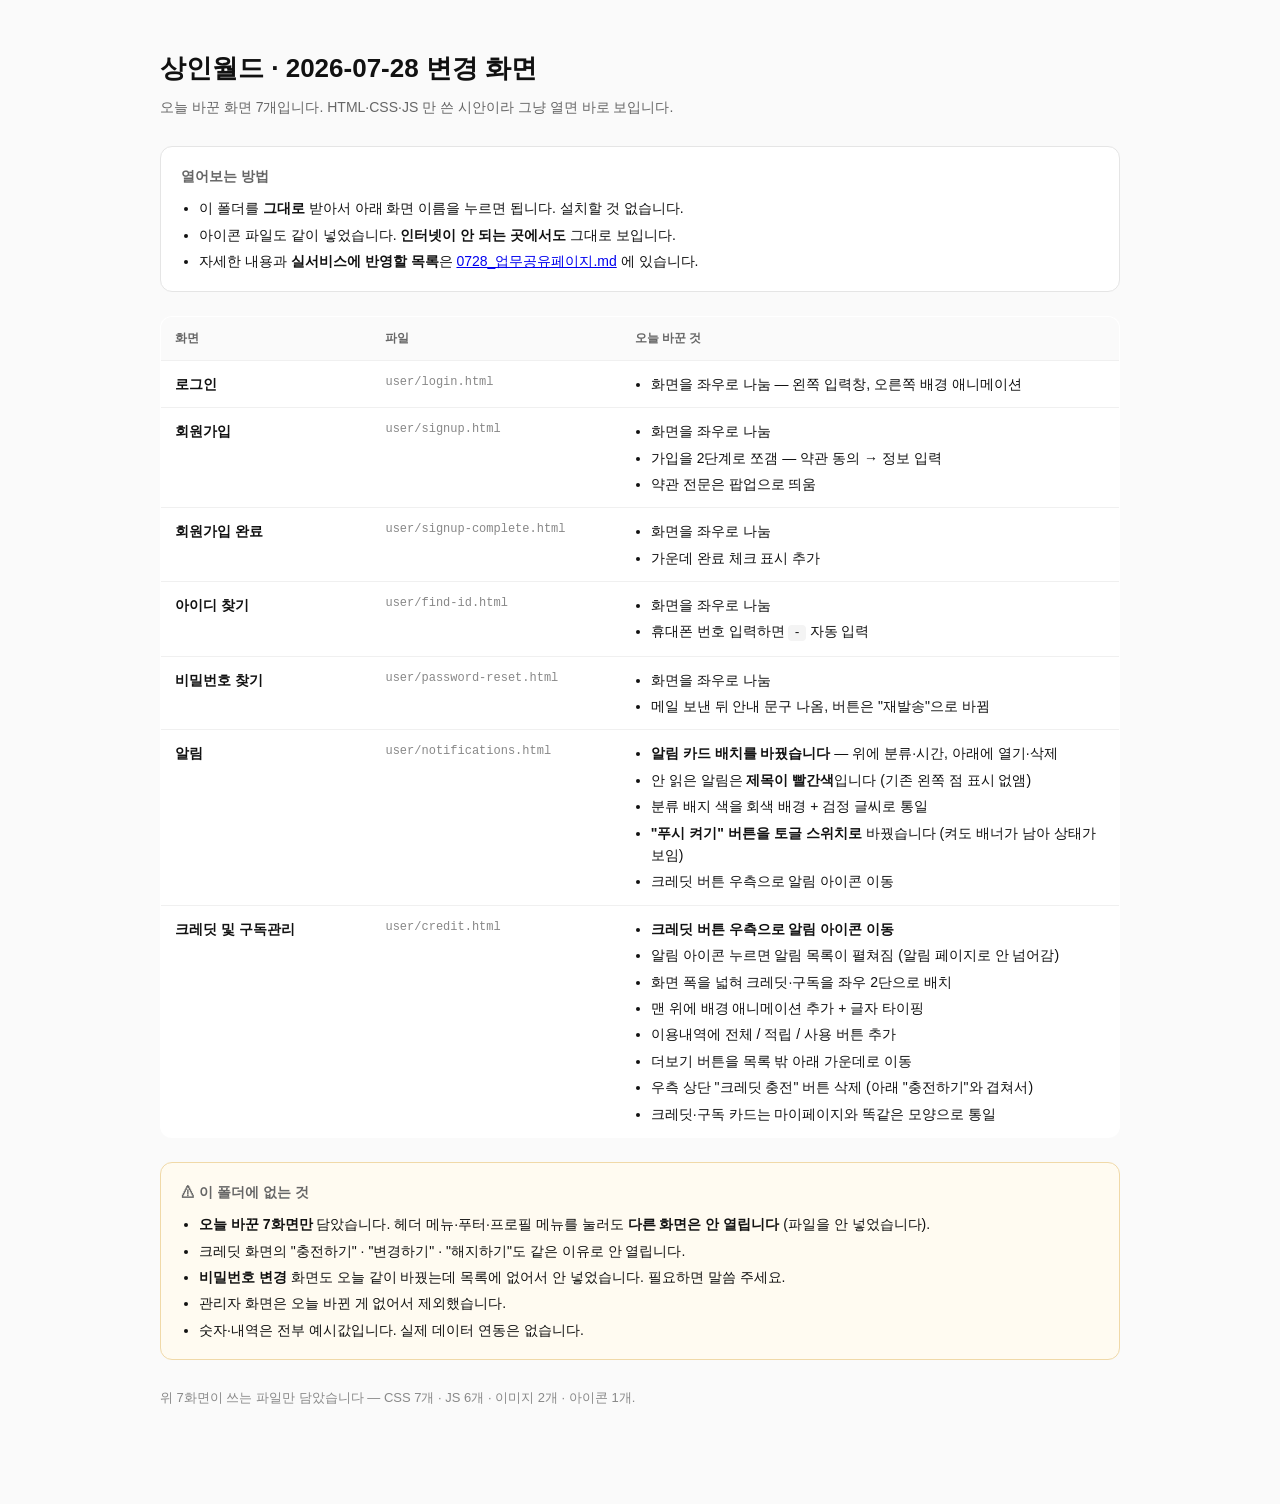
<file: 0728_개발전달_공유/index.html>
<!DOCTYPE html>
<html lang="ko">
<head>
<meta charset="UTF-8">
<meta name="viewport" content="width=device-width, initial-scale=1">
<title>상인월드 · 2026-07-28 변경 화면 전달본</title>
<style>
  * { box-sizing: border-box; }
  body { margin:0; padding:48px 24px 96px; background:#fafafa;
         font-family:-apple-system,BlinkMacSystemFont,"Segoe UI","Malgun Gothic",sans-serif;
         color:#111; line-height:1.6; }
  .wrap { max-width:960px; margin:0 auto; }
  h1 { margin:0 0 6px; font-size:26px; }
  .sub { margin:0 0 28px; color:#666; font-size:14px; }
  .box { border:1px solid #e5e5e5; border-radius:12px; background:#fff; padding:18px 20px; margin-bottom:24px; }
  .box h2 { margin:0 0 10px; font-size:14px; color:#666; }
  .box ul { margin:0; padding-left:18px; font-size:14px; }
  .box li + li { margin-top:4px; }
  .box code { background:#f4f4f4; border-radius:4px; padding:1px 5px; font-size:13px; }
  .warn { border-color:#f0d9a8; background:#fffbf1; }
  table { width:100%; border-collapse:collapse; background:#fff;
          border:1px solid #e5e5e5; border-radius:12px; overflow:hidden; font-size:14px; }
  th,td { text-align:left; padding:12px 14px; border-top:1px solid #f0f0f0; vertical-align:top; }
  th { background:#fafafa; border-top:0; font-size:12px; color:#666; font-weight:600; }
  tbody tr:hover { background:#fcfcfc; }
  td a { color:#111; font-weight:600; text-decoration:none; }
  td a:hover { text-decoration:underline; }
  .fn { color:#888; font-size:12px; font-family:ui-monospace,Consolas,monospace; }
  td ul { margin:0; padding-left:16px; }
  td li + li { margin-top:4px; }
  td code { background:#f4f4f4; border-radius:4px; padding:1px 5px; font-size:12px; }
  footer { margin-top:28px; font-size:13px; color:#888; }
  @media (max-width:640px) { body { padding:28px 14px 64px; } th:nth-child(2),td:nth-child(2){display:none} }
</style>
</head>
<body>
<div class="wrap">

  <h1>상인월드 · 2026-07-28 변경 화면</h1>
  <p class="sub">오늘 바꾼 화면 7개입니다. HTML·CSS·JS 만 쓴 시안이라 그냥 열면 바로 보입니다.</p>

  <div class="box">
    <h2>열어보는 방법</h2>
    <ul>
      <li>이 폴더를 <strong>그대로</strong> 받아서 아래 화면 이름을 누르면 됩니다. 설치할 것 없습니다.</li>
      <li>아이콘 파일도 같이 넣었습니다. <strong>인터넷이 안 되는 곳에서도</strong> 그대로 보입니다.</li>
      <li>자세한 내용과 <strong>실서비스에 반영할 목록</strong>은 <a href="0728_업무공유페이지.md">0728_업무공유페이지.md</a> 에 있습니다.</li>
    </ul>
  </div>

  <table>
    <thead><tr><th style="width:22%">화면</th><th style="width:26%">파일</th><th>오늘 바꾼 것</th></tr></thead>
    <tbody>
      <tr>
        <td><a href="user/login.html">로그인</a></td>
        <td class="fn">user/login.html</td>
        <td><ul>
          <li>화면을 좌우로 나눔 — 왼쪽 입력창, 오른쪽 배경 애니메이션</li>
        </ul></td>
      </tr>
      <tr>
        <td><a href="user/signup.html">회원가입</a></td>
        <td class="fn">user/signup.html</td>
        <td><ul>
          <li>화면을 좌우로 나눔</li>
          <li>가입을 2단계로 쪼갬 — 약관 동의 → 정보 입력</li>
          <li>약관 전문은 팝업으로 띄움</li>
        </ul></td>
      </tr>
      <tr>
        <td><a href="user/signup-complete.html">회원가입 완료</a></td>
        <td class="fn">user/signup-complete.html</td>
        <td><ul>
          <li>화면을 좌우로 나눔</li>
          <li>가운데 완료 체크 표시 추가</li>
        </ul></td>
      </tr>
      <tr>
        <td><a href="user/find-id.html">아이디 찾기</a></td>
        <td class="fn">user/find-id.html</td>
        <td><ul>
          <li>화면을 좌우로 나눔</li>
          <li>휴대폰 번호 입력하면 <code>-</code> 자동 입력</li>
        </ul></td>
      </tr>
      <tr>
        <td><a href="user/password-reset.html">비밀번호 찾기</a></td>
        <td class="fn">user/password-reset.html</td>
        <td><ul>
          <li>화면을 좌우로 나눔</li>
          <li>메일 보낸 뒤 안내 문구 나옴, 버튼은 "재발송"으로 바뀜</li>
        </ul></td>
      </tr>
      <tr>
        <td><a href="user/notifications.html">알림</a></td>
        <td class="fn">user/notifications.html</td>
        <td><ul>
          <li><strong>알림 카드 배치를 바꿨습니다</strong> — 위에 분류·시간, 아래에 열기·삭제</li>
          <li>안 읽은 알림은 <strong>제목이 빨간색</strong>입니다 (기존 왼쪽 점 표시 없앰)</li>
          <li>분류 배지 색을 회색 배경 + 검정 글씨로 통일</li>
          <li><strong>"푸시 켜기" 버튼을 토글 스위치로</strong> 바꿨습니다 (켜도 배너가 남아 상태가 보임)</li>
          <li>크레딧 버튼 우측으로 알림 아이콘 이동</li>
        </ul></td>
      </tr>
      <tr>
        <td><a href="user/credit.html">크레딧 및 구독관리</a></td>
        <td class="fn">user/credit.html</td>
        <td><ul>
          <li><strong>크레딧 버튼 우측으로 알림 아이콘 이동</strong></li>
          <li>알림 아이콘 누르면 알림 목록이 펼쳐짐 (알림 페이지로 안 넘어감)</li>
          <li>화면 폭을 넓혀 크레딧·구독을 좌우 2단으로 배치</li>
          <li>맨 위에 배경 애니메이션 추가 + 글자 타이핑</li>
          <li>이용내역에 전체 / 적립 / 사용 버튼 추가</li>
          <li>더보기 버튼을 목록 밖 아래 가운데로 이동</li>
          <li>우측 상단 "크레딧 충전" 버튼 삭제 (아래 "충전하기"와 겹쳐서)</li>
          <li>크레딧·구독 카드는 마이페이지와 똑같은 모양으로 통일</li>
        </ul></td>
      </tr>
    </tbody>
  </table>

  <div class="box warn" style="margin-top:24px">
    <h2>⚠ 이 폴더에 없는 것</h2>
    <ul>
      <li><strong>오늘 바꾼 7화면만</strong> 담았습니다. 헤더 메뉴·푸터·프로필 메뉴를 눌러도 <strong>다른 화면은 안 열립니다</strong> (파일을 안 넣었습니다).</li>
      <li>크레딧 화면의 "충전하기" · "변경하기" · "해지하기"도 같은 이유로 안 열립니다.</li>
      <li><strong>비밀번호 변경</strong> 화면도 오늘 같이 바꿨는데 목록에 없어서 안 넣었습니다. 필요하면 말씀 주세요.</li>
      <li>관리자 화면은 오늘 바뀐 게 없어서 제외했습니다.</li>
      <li>숫자·내역은 전부 예시값입니다. 실제 데이터 연동은 없습니다.</li>
    </ul>
  </div>

  <footer>
위 7화면이 쓰는 파일만 담았습니다 — CSS 7개 · JS 6개 · 이미지 2개 · 아이콘 1개.
  </footer>

</div>
</body>
</html>
</file>
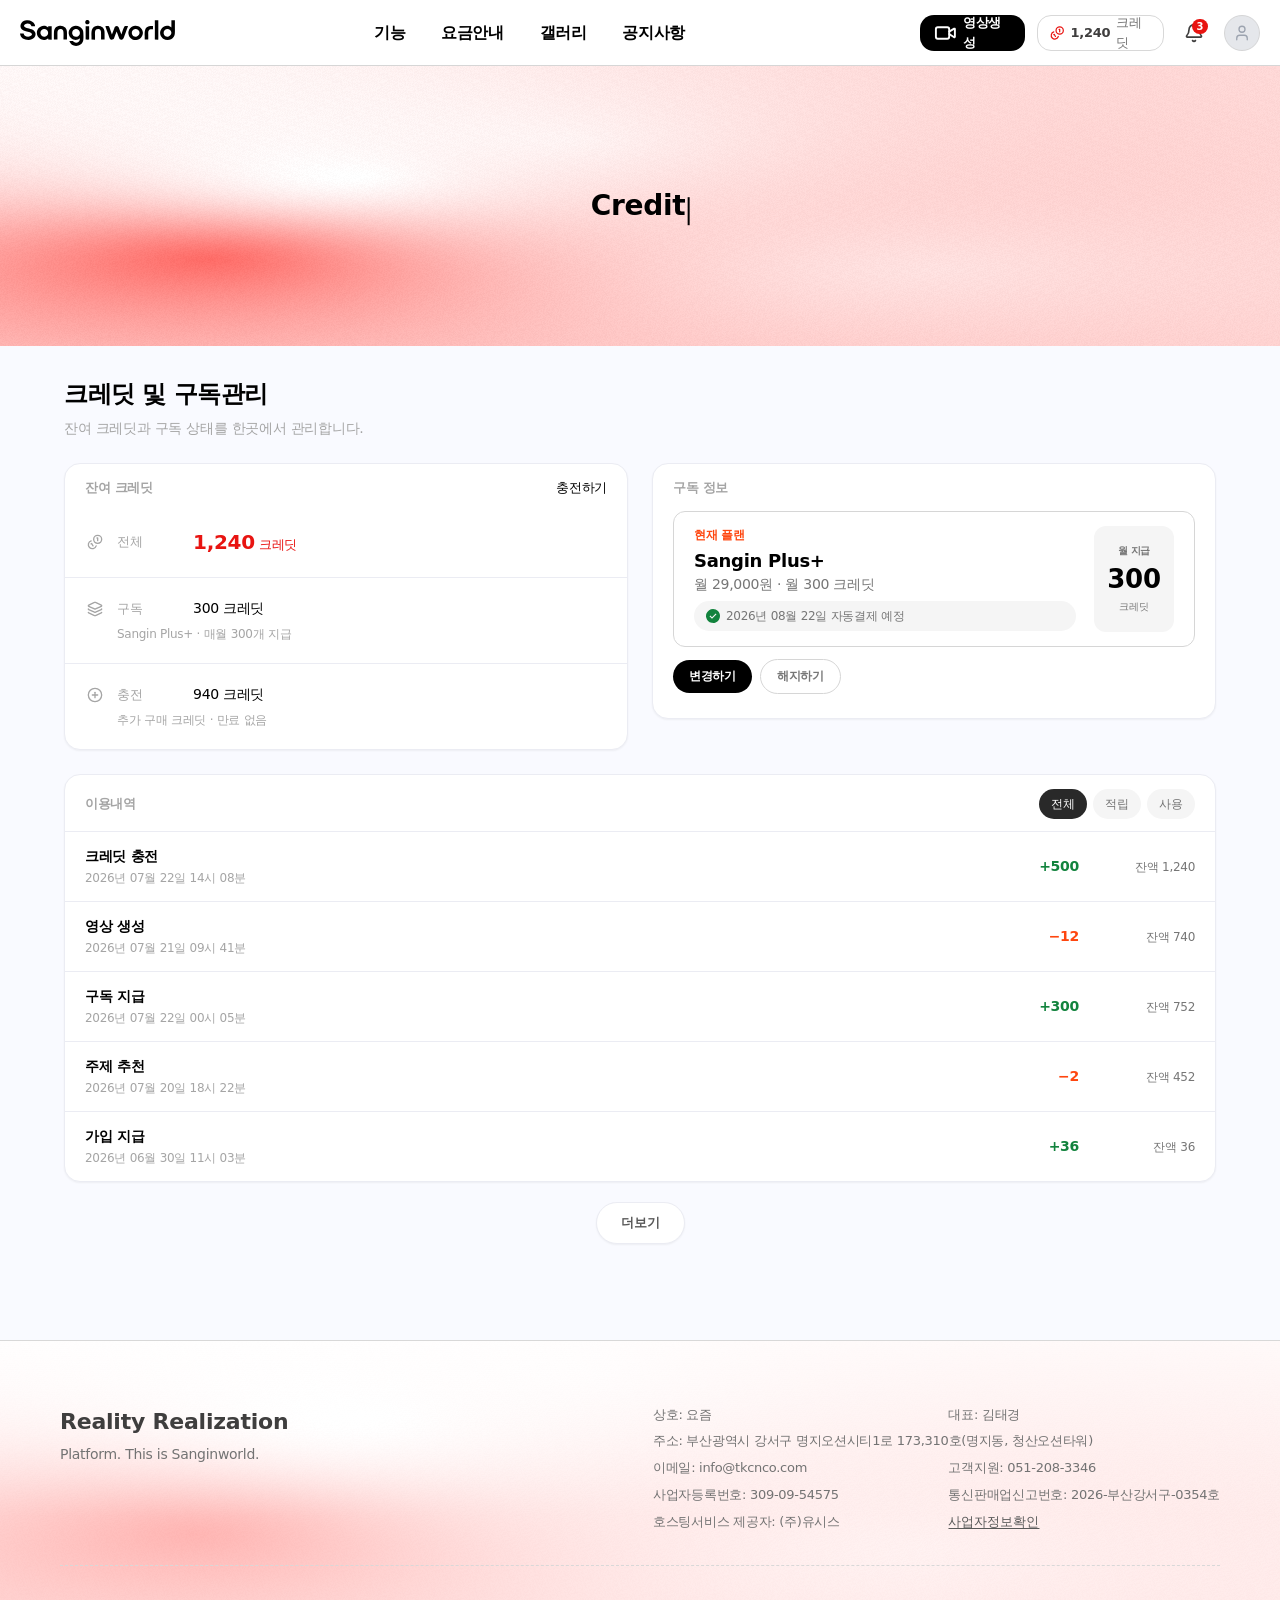
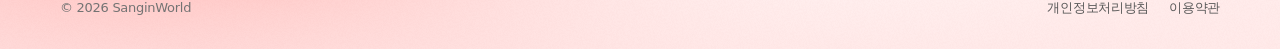
<file: 0728_개발전달_공유/user/credit.html>
<!doctype html>
<html lang="ko">
<head>
<meta charset="UTF-8">
<meta name="viewport" content="width=device-width, initial-scale=1">
<title>크레딧 및 구독관리 | 상인월드</title>
<link rel="stylesheet" href="../css/tokens.css">
<link rel="stylesheet" href="../css/common.css">
<link rel="stylesheet" href="../css/account.css">
<link rel="stylesheet" href="../css/credit.css">
</head>
<body>
<div class="page">
<!-- ─── 헤더 (로그인) — LandingHeader / user 있음 ─── -->
<header class="sw-header">
  <div class="sw-header-inner">
    <div class="sw-logo"><a href="index.html"><img src="../image/logo-sanginworld.svg" alt="상인월드"></a></div>

    <nav class="sw-nav">
      <a href="index.html#features">기능</a>
      <a href="index.html#pricing">요금안내</a>
      <a href="index.html#gallery">갤러리</a>
      <a href="notices.html">공지사항</a>
    </nav>

    <div class="sw-header-actions">
      <a class="pill-cta" href="video-create.html"><i data-lucide="video"></i>영상생성</a>

      <a class="pill-credit only-desktop" href="credit.html" aria-label="잔여 크레딧 1,240">
        <i data-lucide="coins"></i>1,240<span class="unit">크레딧</span>
      </a>

      <!-- NotificationBell — 탭하면 320px 알림 패널이 열린다 (페이지 이동 아님) -->
      <div class="bell-wrap" data-dropdown>
        <button class="bell" type="button" data-dropdown-btn aria-label="읽지 않은 알림 3개" aria-expanded="false">
          <i data-lucide="bell"></i><span class="bell-dot">3</span>
        </button>

        <div class="bell-menu" data-dropdown-menu hidden>
          <div class="bm-head">
            <span>알림</span>
            <button type="button"><i data-lucide="check"></i>모두 읽음</button>
          </div>

          <!-- 행: [분류배지] ─ [시간] / 제목 / 내용 / [열기] ─ [삭제] · 읽음여부는 카드 테두리로 표시 -->
          <div class="bm-list">
            <!-- 미읽음 (테두리 레드) + 링크 있음 -->
            <div class="bm-row unread">
              <div class="nr-top">
                <span class="l">
                  <span class="nr-cat system">시스템알림</span>
                </span>
                <span class="nr-time">10분 전</span>
              </div>
              <button class="nr-main" type="button">
                <span class="nr-ttl">영상 생성이 완료되었어요</span>
                <span class="nr-cnt">요청하신 영상이 완성되었습니다. 지금 바로 확인하고 다운로드해 보세요.</span>
              </button>
              <div class="nr-bottom">
                <button class="nr-open" type="button"><i data-lucide="external-link"></i>열기</button>
                <button class="nr-del" type="button" aria-label="알림 삭제"><i data-lucide="x"></i></button>
              </div>
            </div>

            <div class="bm-row unread">
              <div class="nr-top">
                <span class="l">
                  <span class="nr-cat guide">안내</span>
                </span>
                <span class="nr-time">2시간 전</span>
              </div>
              <button class="nr-main" type="button">
                <span class="nr-ttl">크레딧 충전이 완료되었습니다</span>
                <span class="nr-cnt">300 크레딧이 충전되었습니다. 현재 잔액은 1,540 크레딧입니다.</span>
              </button>
              <div class="nr-bottom">
                <button class="nr-open" type="button"><i data-lucide="external-link"></i>열기</button>
                <button class="nr-del" type="button" aria-label="알림 삭제"><i data-lucide="x"></i></button>
              </div>
            </div>

            <!-- 미읽음 (테두리 레드) + 링크 없음 -->
            <div class="bm-row unread">
              <div class="nr-top">
                <span class="l">
                  <span class="nr-cat guide">안내</span>
                </span>
                <span class="nr-time">1일 전</span>
              </div>
              <button class="nr-main" type="button">
                <span class="nr-ttl">서버 정기 점검 안내</span>
                <span class="nr-cnt">07월 10일 02:00~04:00 서버 정기 점검이 진행됩니다.</span>
              </button>
              <div class="nr-bottom">
                <span class="spacer" aria-hidden="true"></span>
                <button class="nr-del" type="button" aria-label="알림 삭제"><i data-lucide="x"></i></button>
              </div>
            </div>

            <!-- 읽음 -->
            <div class="bm-row">
              <div class="nr-top">
                <span class="l"><span class="nr-cat guide">안내</span></span>
                <span class="nr-time">3일 전</span>
              </div>
              <button class="nr-main" type="button">
                <span class="nr-ttl">구독이 갱신되었습니다</span>
                <span class="nr-cnt">Sangin Plus+ 구독이 갱신되어 300 크레딧이 지급되었습니다.</span>
              </button>
              <div class="nr-bottom">
                <button class="nr-open" type="button"><i data-lucide="external-link"></i>열기</button>
                <button class="nr-del" type="button" aria-label="알림 삭제"><i data-lucide="x"></i></button>
              </div>
            </div>

            <!-- 읽음 · 마케팅 -->
            <div class="bm-row">
              <div class="nr-top">
                <span class="l"><span class="nr-cat marketing">마케팅</span></span>
                <span class="nr-time">5일 전</span>
              </div>
              <button class="nr-main" type="button">
                <span class="nr-ttl">가입 축하 크레딧이 지급되었습니다</span>
                <span class="nr-cnt">36 크레딧이 지급되었습니다. 첫 영상을 만들어보세요.</span>
              </button>
              <div class="nr-bottom">
                <button class="nr-open" type="button"><i data-lucide="external-link"></i>열기</button>
                <button class="nr-del" type="button" aria-label="알림 삭제"><i data-lucide="x"></i></button>
              </div>
            </div>

            <!-- 빈 상태 (받은 알림 없음)
            <div class="bm-empty"><i data-lucide="bell"></i><p>받은 알림이 없어요</p></div> -->
          </div>

          <div class="bm-foot">
            <button class="push-on" type="button"><i data-lucide="bell-ring"></i>이 기기 푸시 켜짐</button>
            <button type="button"><i data-lucide="trash-2"></i>읽은 알림 지우기</button>
            <a class="all" href="notifications.html">알림 전체보기</a>
          </div>
        </div>
      </div>

      <div class="dropdown only-desktop block" data-dropdown>
        <button type="button" class="avatar sm" data-dropdown-btn aria-label="프로필 메뉴" aria-expanded="false">
          <i data-lucide="user"></i>
        </button>
        <div class="dropdown-menu" data-dropdown-menu hidden>
          <div class="dropdown-user">
            <span class="avatar"><i data-lucide="user"></i></span>
            <div style="min-width:0">
              <p class="name"><span class="truncate">김상인</span><span class="tag-plan">Sangin Plus+</span></p>
              <p class="email truncate">merchant@example.com</p>
            </div>
          </div>
          <a class="dropdown-item" href="mypage.html"><i data-lucide="user"></i>마이페이지</a>
          <a class="dropdown-item" href="credit-charge.html"><i data-lucide="coins"></i>크레딧 충전</a>
          <button class="dropdown-item" type="button"><i data-lucide="log-out"></i>로그아웃</button>
        </div>
      </div>

      <button class="hamburger" type="button" data-drawer-open aria-label="메뉴 열기" aria-expanded="false">
        <i data-lucide="menu"></i>
      </button>
    </div>
  </div>
</header>

<!-- ─── 모바일/태블릿 드로어 (로그인) ─── -->
<div class="drawer-backdrop" data-drawer-backdrop aria-hidden="true"></div>
<aside class="drawer" data-drawer role="dialog" aria-modal="true" aria-label="메뉴">
  <div class="drawer-head">
    <button type="button" data-drawer-close aria-label="메뉴 닫기"><i data-lucide="x"></i></button>
  </div>
  <div class="drawer-body">
    <a class="drawer-profile" href="mypage.html" aria-label="마이페이지">
      <span class="avatar lg"><i data-lucide="user"></i></span>
      <div class="col grow" style="min-width:0">
        <span class="name"><span class="truncate">김상인</span><span class="tag-plan">Sangin Plus+</span></span>
        <span class="email truncate">merchant@example.com</span>
      </div>
      <i data-lucide="chevron-right" class="shrink-0" style="color:var(--muted-foreground)"></i>
    </a>

    <a class="drawer-credit" href="credit.html">
      <span class="k"><i data-lucide="coins"></i>전체 보유 크레딧</span>
      <span class="v"><b>1,240</b><span>크레딧</span></span>
    </a>

    <nav class="drawer-nav">
      <a href="index.html#features">기능</a>
      <a href="index.html#pricing">요금안내</a>
      <a href="index.html#gallery">갤러리</a>
      <a href="notices.html">공지사항</a>
      <a href="video-my.html">내 영상</a>
      <a href="credit.html">크레딧</a>
    </nav>

    <button type="button" class="btn btn-outline btn-lg mt-auto" style="color:var(--muted-foreground)">
      <i data-lucide="log-out"></i>로그아웃
    </button>
  </div>
</aside>
<main>
<!-- CreditView — 넓은 레이아웃 (마이페이지 톤 적용)
     ※ 실서비스는 450px 단일 컬럼. 마이페이지와 톤을 맞추기 위한 의도적 개선.
        데이터 항목·문구·계산 규칙은 실서비스와 동일하게 유지한다. -->
<div class="cr-page">

  <!-- MeshGradientCover phrases={["Credit","크레딧 및 구독관리"]} — 마이페이지와 동일 구조 (h-40 md:h-[280px]) -->
  <div class="mp-cover">
    <canvas class="mesh-canvas" aria-hidden="true"></canvas>
    <p class="phrase" data-phrases="Credit,크레딧 및 구독관리">Credit</p>
  </div>

  <div class="cr-inner">

    <!-- 페이지 헤더 — 충전 액션은 아래 '잔여 크레딧' 카드 헤더의 '충전하기' 하나만 둔다 -->
    <div class="cr-head">
      <h1>크레딧 및 구독관리</h1>
      <p>잔여 크레딧과 구독 상태를 한곳에서 관리합니다.</p>
    </div>

    <!-- 2컬럼: 크레딧 / 구독 -->
    <div class="cr-2col">

      <!-- ══ 잔여 크레딧 — 마이페이지와 **동일 컴포넌트** (.mp-card + .credit-row) ══
           account.css 의 CreditRow 를 그대로 쓴다. 두 화면의 UI 를 갈라놓지 않는다. -->
      <section class="mp-card">
        <div class="mp-card-head"><h2>잔여 크레딧</h2><a href="credit-charge.html">충전하기</a></div>
        <dl>
          <div class="credit-row">
            <span class="ic"><i data-lucide="coins"></i></span><dt>전체</dt>
            <dd><span class="big"><strong>1,240</strong><span>크레딧</span></span></dd>
          </div>
          <div class="credit-row">
            <span class="ic"><i data-lucide="layers"></i></span><dt>구독</dt>
            <dd>300 크레딧<button class="info-btn" type="button" aria-label="설명 보기"><i data-lucide="info"></i></button></dd>
            <p class="row-desc">Sangin Plus+ · 매월 300개 지급</p>
          </div>
          <div class="credit-row">
            <span class="ic"><i data-lucide="plus-circle"></i></span><dt>충전</dt>
            <dd>940 크레딧<button class="info-btn" type="button" aria-label="설명 보기"><i data-lucide="info"></i></button></dd>
            <p class="row-desc">추가 구매 크레딧 · 만료 없음</p>
          </div>
        </dl>
      </section>

      <!-- ══ 구독 정보 — 마이페이지와 **동일 컴포넌트** (.sub-card) ══ -->
      <section class="sub-card">
        <h2>구독 정보</h2>
        <div class="sub-box">
          <div class="row">
            <div class="col grow gap-1" style="padding-right:18px">
              <span class="eyebrow">현재 플랜</span>
              <div class="col" style="gap:2px">
                <p class="plan-nm">Sangin Plus+</p>
                <p class="plan-meta">월 29,000원 · 월 300 크레딧</p>
              </div>
              <span class="renew"><img src="../image/check-circle-green.svg" alt="">2026년 08월 22일 자동결제 예정</span>
            </div>
            <div class="sub-grant"><span class="k">월 지급</span><span class="v">300</span><span class="u">크레딧</span></div>
          </div>
        </div>
        <div class="row gap-2" style="padding:12px 0 4px">
          <a class="pill-btn" href="credit-subscription.html">변경하기</a>
          <a class="pill-btn-outline" href="credit-subscription-cancel.html">해지하기</a>
        </div>
      </section>

      <!-- 미구독 상태 — 대체 상태(기본 숨김). 확인하려면 hidden 을 제거한다. -->
      <section class="sub-card" hidden>
        <h2>구독 정보 <span class="text-xs sub">(미구독 상태)</span></h2>
        <div class="sub-none">
          <p>구독 중인 플랜이 없어요</p>
          <p>구독을 시작하고 매월 300 크레딧과 멤버십 전용 혜택을 받아보세요.</p>
        </div>
        <div style="padding:12px 0 4px">
          <a class="pill-btn" href="credit-subscription.html">구독하기</a>
        </div>
      </section>

    </div>

    <!-- ══ 이용내역 ══ -->
    <section class="mp-card mt-6">
      <div class="cr-txn-head">
        <h2>이용내역</h2>
        <div class="cr-filter" data-tabs>
          <button type="button" data-tab aria-selected="true">전체</button>
          <button type="button" data-tab aria-selected="false">적립</button>
          <button type="button" data-tab aria-selected="false">사용</button>
        </div>
      </div>

      <div class="txn-row">
        <div>
          <p class="t">크레딧 충전</p>
          <p class="dt">2026년 07월 22일 14시 08분</p>
        </div>
        <span class="amt plus">+500</span>
        <span class="bal">잔액 1,240</span>
      </div>
      <div class="txn-row">
        <div>
          <p class="t">영상 생성</p>
          <p class="dt">2026년 07월 21일 09시 41분</p>
        </div>
        <span class="amt minus">−12</span>
        <span class="bal">잔액 740</span>
      </div>
      <div class="txn-row">
        <div>
          <p class="t">구독 지급</p>
          <p class="dt">2026년 07월 22일 00시 05분</p>
        </div>
        <span class="amt plus">+300</span>
        <span class="bal">잔액 752</span>
      </div>
      <div class="txn-row">
        <div>
          <p class="t">주제 추천</p>
          <p class="dt">2026년 07월 20일 18시 22분</p>
        </div>
        <span class="amt minus">−2</span>
        <span class="bal">잔액 452</span>
      </div>
      <div class="txn-row">
        <div>
          <p class="t">가입 지급</p>
          <p class="dt">2026년 06월 30일 11시 03분</p>
        </div>
        <span class="amt plus">+36</span>
        <span class="bal">잔액 36</span>
      </div>

      <!-- 내역 없음 상태 — 대체 상태(기본 숨김) -->
      <div class="empty" style="border-top:1px solid var(--line-soft)" hidden>이용 내역이 없습니다.</div>
    </section>

    <!-- 더보기 — 목록 카드 밖 아래 중앙 -->
    <div class="cr-more">
      <button type="button">더보기</button>
    </div>

  </div>
</div>
</main>
<!-- ─── 푸터 — LandingFooter (signupBonusCredit 미전달: 상단 CTA 없음) ─── -->
<footer class="sw-footer">
  <canvas class="mesh mesh-canvas" aria-hidden="true"></canvas>
  <div class="sw-footer-inner">
    <div class="footer-brand">
      <div>
        <p class="slogan">Reality Realization</p>
        <p class="slogan-sub">Platform. This is Sanginworld.</p>
      </div>
      <ul class="footer-biz">
        <li>상호: 요즘</li>
        <li>대표: 김태경</li>
        <li class="span2">주소: 부산광역시 강서구 명지오션시티1로 173,<br class="br-m">310호(명지동, 청산오션타워)</li>
        <li>이메일: info@tkcnco.com</li>
        <li>고객지원: 051-208-3346</li>
        <li>사업자등록번호: 309-09-54575</li>
        <li>통신판매업신고번호: 2026-부산강서구-0354호</li>
        <li>호스팅서비스 제공자: (주)유시스</li>
        <li><button type="button">사업자정보확인</button></li>
      </ul>
    </div>

    <div class="divider-dashed"></div>

    <div class="footer-bottom">
      <span>© 2026 SanginWorld</span>
      <span class="footer-links">
        <a href="privacy.html">개인정보처리방침</a>
        <a href="terms.html">이용약관</a>
      </span>
    </div>
  </div>
</footer>
</div>
<script src="../vendor/lucide.min.js"></script>
<script src="../js/common.js"></script>
<script src="../js/mesh.js"></script>
</body>
</html>
</file>
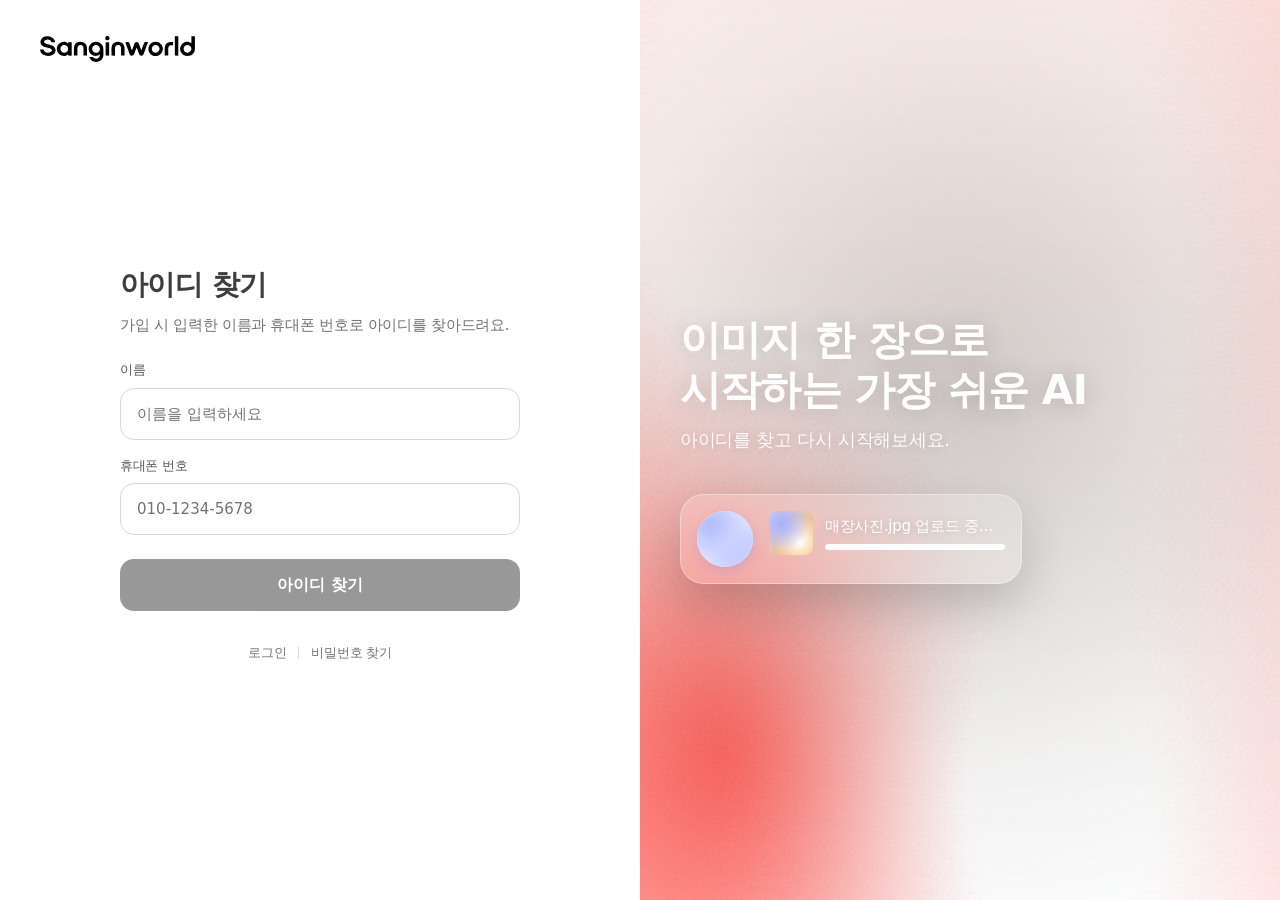
<file: 0728_개발전달_공유/user/find-id.html>
<!doctype html>
<html lang="ko">
<head>
<meta charset="UTF-8">
<meta name="viewport" content="width=device-width, initial-scale=1">
<title>아이디 찾기 | 상인월드</title>
<link rel="stylesheet" href="../css/tokens.css">
<link rel="stylesheet" href="../css/common.css">
<link rel="stylesheet" href="../css/landing.css">
<link rel="stylesheet" href="../css/ds-auth.css">
</head>
<body class="sw-landing login-page">
<!-- 아이디 찾기 — DS 스플릿 레이아웃 적용 (근거: features/public/auth/components/find-id-form.tsx) -->
<main class="auth">

  <!-- 좌측: 폼 패널 -->
  <section class="auth__panel">
    <a class="auth__logo" href="index.html"><img src="../image/logo-sanginworld.svg" alt="상인월드"></a>

    <div class="auth__form-wrap">
      <h1 class="auth__title">아이디 찾기</h1>
      <p class="auth__sub">가입 시 입력한 이름과 휴대폰 번호로 아이디를 찾아드려요.</p>

      <form class="login__form" data-findid-form novalidate>
        <div class="login-field">
          <label class="login-field__label" for="fiName">이름</label>
          <input class="login-field__input" id="fiName" type="text" autocomplete="name" placeholder="이름을 입력하세요" data-findid-name required>
        </div>

        <div class="login-field">
          <label class="login-field__label" for="fiPhone">휴대폰 번호</label>
          <input class="login-field__input" id="fiPhone" type="tel" inputmode="numeric" autocomplete="off" placeholder="010-1234-5678" data-findid-phone required>
          <p class="login-field__msg is-invalid" data-findid-msg hidden></p>
        </div>

        <button class="login__submit" type="submit" data-findid-submit disabled>아이디 찾기</button>
      </form>

      <!-- 준비 중 안내 — 실서비스도 미구현(FindIdForm 이 root 에러로 안내한다) -->
      <p class="auth__alert" data-findid-alert hidden>
        <i data-lucide="alert-circle"></i>
        아이디 찾기 기능은 현재 준비 중입니다.
      </p>

      <p class="auth__links">
        <a class="login__link" href="login.html">로그인</a>
        <span class="auth__links-sep" aria-hidden="true"></span>
        <a class="login__link" href="password-reset.html">비밀번호 찾기</a>
      </p>
    </div>
  </section>

  <!-- 우측: 메시 그라디언트 + AI 아바타 채팅 (로그인·회원가입과 동일 구조) -->
  <aside class="auth__aside" aria-hidden="true">
    <canvas class="auth__mesh mesh-canvas"></canvas>
    <div class="auth__aside-inner">
      <div class="auth__copy">
        <h2 class="auth__copy-title">이미지 한 장으로<br>시작하는 가장 쉬운 AI</h2>
        <p class="auth__copy-sub">아이디를 찾고 다시 시작해보세요.</p>
      </div>

      <form class="flexhero__prompt">
        <span class="flexhero__avatar" aria-hidden="true"></span>
        <div class="flexhero__prompt-body">
          <div class="flexhero__loading" data-hero-loading hidden>
            <span class="flexhero__loading-thumb" aria-hidden="true"></span>
            <div class="flexhero__loading-info">
              <span class="flexhero__loading-label">매장사진.jpg 업로드 중…</span>
              <span class="flexhero__loading-bar"><span data-hero-bar></span></span>
            </div>
          </div>
          <span class="flexhero__prompt-text" data-hero-text><span data-hero-type></span><span class="flexhero__caret" aria-hidden="true"></span></span>
          <span class="flexhero__attach-badge" data-hero-badge hidden>
            <i data-lucide="image-up"></i>
            매장사진.jpg
          </span>
        </div>
      </form>
    </div>
  </aside>

</main>
<script src="../vendor/lucide.min.js"></script>
<script src="../js/common.js"></script>
<script src="../js/mesh.js"></script>
<script src="../js/landing.js"></script>
<script src="../js/ds-auth-forms.js"></script>
</body>
</html>
</file>
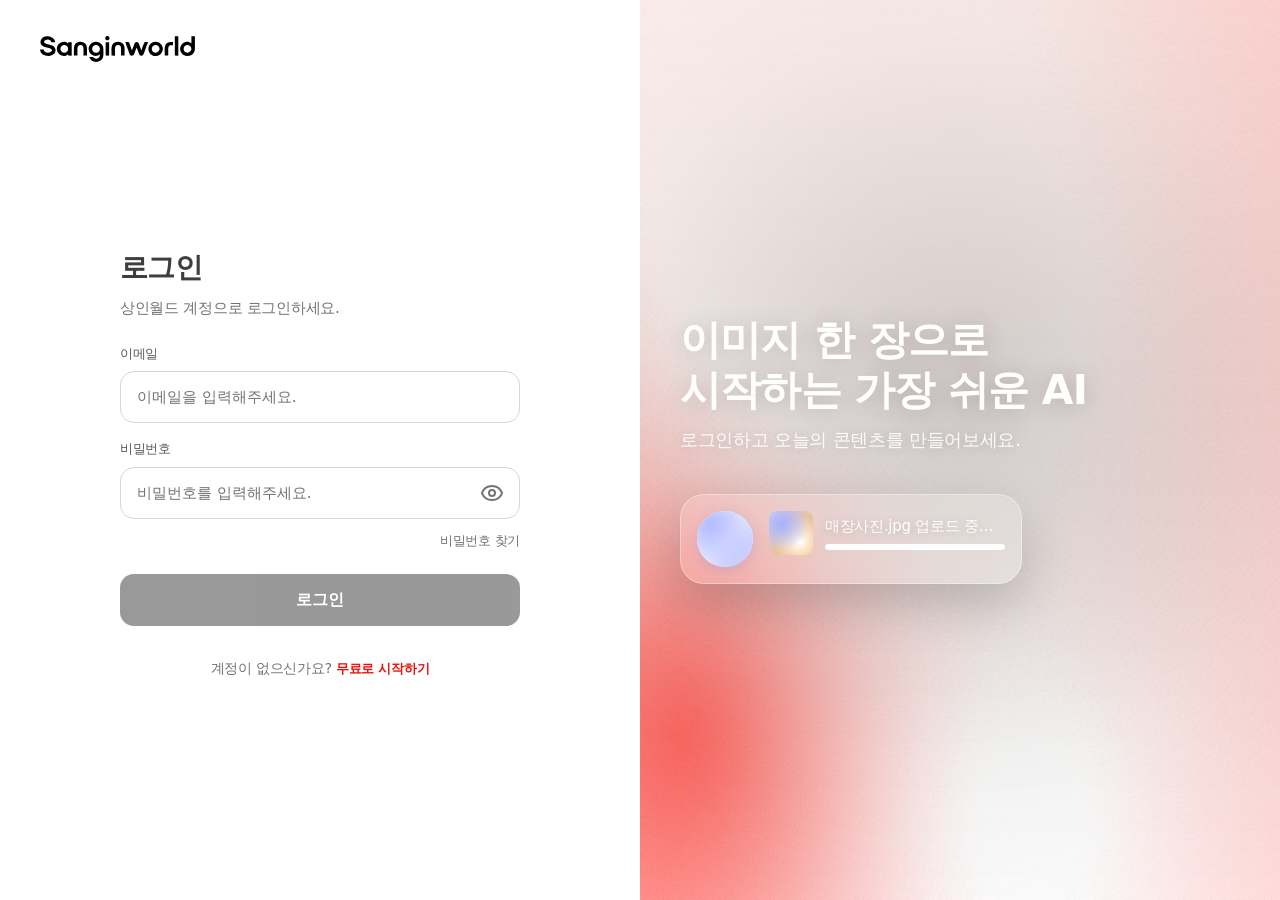
<file: 0728_개발전달_공유/user/login.html>
<!doctype html>
<html lang="ko">
<head>
<meta charset="UTF-8">
<meta name="viewport" content="width=device-width, initial-scale=1">
<title>로그인 | 상인월드</title>
<link rel="stylesheet" href="../css/tokens.css">
<link rel="stylesheet" href="../css/common.css">
<link rel="stylesheet" href="../css/landing.css">
<link rel="stylesheet" href="../css/ds-auth.css">
</head>
<body class="sw-landing login-page">
<!-- DS 로그인 (sanginworld-ds/login.html) 이식 -->
<main class="auth">

  <!-- 좌측: 로그인 폼 -->
  <section class="auth__panel">
    <a class="auth__logo" href="index.html"><img src="../image/logo-sanginworld.svg" alt="상인월드"></a>

    <div class="auth__form-wrap">
      <h1 class="auth__title">로그인</h1>
      <p class="auth__sub">상인월드 계정으로 로그인하세요.</p>

      <form class="login__form" data-login-form novalidate>
        <div class="login-field">
          <label class="login-field__label" for="loginEmail">이메일</label>
          <input class="login-field__input" id="loginEmail" type="email" inputmode="email" autocomplete="username" placeholder="이메일을 입력해주세요." data-login-email required>
        </div>

        <div class="login-field">
          <label class="login-field__label" for="loginPw">비밀번호</label>
          <div class="login-field__pw">
            <input class="login-field__input" id="loginPw" type="password" autocomplete="current-password" placeholder="비밀번호를 입력해주세요." data-login-pw required>
            <button class="login-field__toggle" type="button" data-login-pw-toggle aria-label="비밀번호 표시">
              <i data-lucide="eye"></i>
            </button>
          </div>
        </div>

        <div class="login__row login__row--end">
          <a class="login__link" href="password-reset.html">비밀번호 찾기</a>
        </div>

        <button class="login__submit" type="submit" data-login-submit disabled>로그인</button>
      </form>

      <p class="login__foot">계정이 없으신가요? <a class="login__link login__link--strong" href="signup.html">무료로 시작하기</a></p>
    </div>
  </section>

  <!-- 우측: 메시 그라디언트 + AI 아바타 채팅 -->
  <aside class="auth__aside" aria-hidden="true">
    <canvas class="auth__mesh mesh-canvas"></canvas>
    <div class="auth__aside-inner">
      <div class="auth__copy">
        <h2 class="auth__copy-title">이미지 한 장으로<br>시작하는 가장 쉬운 AI</h2>
        <p class="auth__copy-sub">로그인하고 오늘의 콘텐츠를 만들어보세요.</p>
      </div>

      <!-- index와 동일한 AI 아바타 채팅(flexhero prompt + initSequence) -->
      <form class="flexhero__prompt" >
        <span class="flexhero__avatar" aria-hidden="true"></span>
        <div class="flexhero__prompt-body">
          <div class="flexhero__loading" data-hero-loading hidden>
            <span class="flexhero__loading-thumb" aria-hidden="true"></span>
            <div class="flexhero__loading-info">
              <span class="flexhero__loading-label">매장사진.jpg 업로드 중…</span>
              <span class="flexhero__loading-bar"><span data-hero-bar></span></span>
            </div>
          </div>
          <span class="flexhero__prompt-text" data-hero-text><span data-hero-type></span><span class="flexhero__caret" aria-hidden="true"></span></span>
          <span class="flexhero__attach-badge" data-hero-badge hidden>
            <i data-lucide="image-up"></i>
            매장사진.jpg
          </span>
        </div>
      </form>
    </div>
  </aside>

</main>
<script src="../vendor/lucide.min.js"></script>
<script src="../js/common.js"></script>
<script src="../js/mesh.js"></script>
<script src="../js/landing.js"></script>
<script src="../js/ds-login.js"></script>
</body>
</html>
</file>
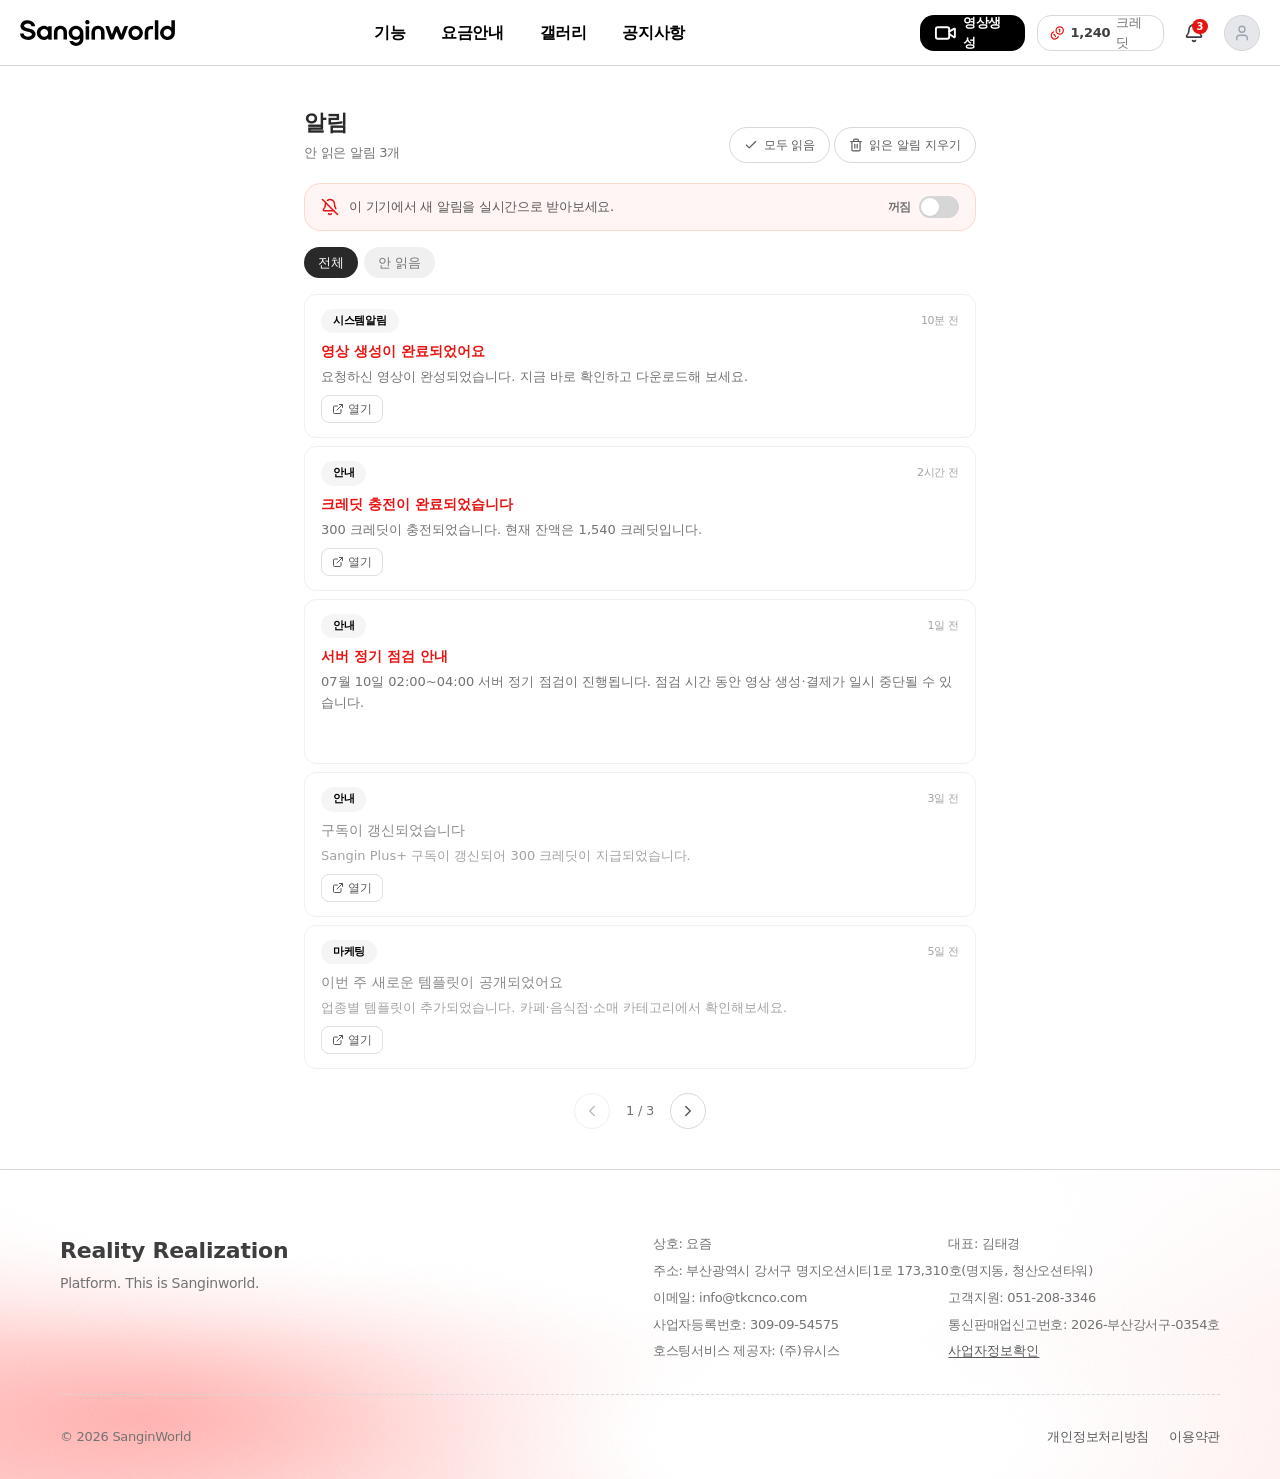
<file: 0728_개발전달_공유/user/notifications.html>
<!doctype html>
<html lang="ko">
<head>
<meta charset="UTF-8">
<meta name="viewport" content="width=device-width, initial-scale=1">
<title>알림 | 상인월드</title>
<link rel="stylesheet" href="../css/tokens.css">
<link rel="stylesheet" href="../css/common.css">
<link rel="stylesheet" href="../css/mypage.css">
</head>
<body>
<div class="page">
<!-- ─── 헤더 (로그인) — LandingHeader / user 있음 ─── -->
<header class="sw-header">
  <div class="sw-header-inner">
    <div class="sw-logo"><a href="index.html"><img src="../image/logo-sanginworld.svg" alt="상인월드"></a></div>

    <nav class="sw-nav">
      <a href="index.html#features">기능</a>
      <a href="index.html#pricing">요금안내</a>
      <a href="index.html#gallery">갤러리</a>
      <a href="notices.html">공지사항</a>
    </nav>

    <div class="sw-header-actions">
      <a class="pill-cta" href="video-create.html"><i data-lucide="video"></i>영상생성</a>

      <a class="pill-credit only-desktop" href="credit.html" aria-label="잔여 크레딧 1,240">
        <i data-lucide="coins"></i>1,240<span class="unit">크레딧</span>
      </a>

      <!-- NotificationBell — 탭하면 320px 알림 패널이 열린다 (페이지 이동 아님) -->
      <div class="bell-wrap" data-dropdown>
        <button class="bell" type="button" data-dropdown-btn aria-label="읽지 않은 알림 3개" aria-expanded="false">
          <i data-lucide="bell"></i><span class="bell-dot">3</span>
        </button>

        <div class="bell-menu" data-dropdown-menu hidden>
          <div class="bm-head">
            <span>알림</span>
            <button type="button"><i data-lucide="check"></i>모두 읽음</button>
          </div>

          <!-- 행: [분류배지] ─ [시간] / 제목 / 내용 / [열기] ─ [삭제] · 읽음여부는 카드 테두리로 표시 -->
          <div class="bm-list">
            <!-- 미읽음 (테두리 레드) + 링크 있음 -->
            <div class="bm-row unread">
              <div class="nr-top">
                <span class="l">
                  <span class="nr-cat system">시스템알림</span>
                </span>
                <span class="nr-time">10분 전</span>
              </div>
              <button class="nr-main" type="button">
                <span class="nr-ttl">영상 생성이 완료되었어요</span>
                <span class="nr-cnt">요청하신 영상이 완성되었습니다. 지금 바로 확인하고 다운로드해 보세요.</span>
              </button>
              <div class="nr-bottom">
                <button class="nr-open" type="button"><i data-lucide="external-link"></i>열기</button>
                <button class="nr-del" type="button" aria-label="알림 삭제"><i data-lucide="x"></i></button>
              </div>
            </div>

            <div class="bm-row unread">
              <div class="nr-top">
                <span class="l">
                  <span class="nr-cat guide">안내</span>
                </span>
                <span class="nr-time">2시간 전</span>
              </div>
              <button class="nr-main" type="button">
                <span class="nr-ttl">크레딧 충전이 완료되었습니다</span>
                <span class="nr-cnt">300 크레딧이 충전되었습니다. 현재 잔액은 1,540 크레딧입니다.</span>
              </button>
              <div class="nr-bottom">
                <button class="nr-open" type="button"><i data-lucide="external-link"></i>열기</button>
                <button class="nr-del" type="button" aria-label="알림 삭제"><i data-lucide="x"></i></button>
              </div>
            </div>

            <!-- 미읽음 (테두리 레드) + 링크 없음 -->
            <div class="bm-row unread">
              <div class="nr-top">
                <span class="l">
                  <span class="nr-cat guide">안내</span>
                </span>
                <span class="nr-time">1일 전</span>
              </div>
              <button class="nr-main" type="button">
                <span class="nr-ttl">서버 정기 점검 안내</span>
                <span class="nr-cnt">07월 10일 02:00~04:00 서버 정기 점검이 진행됩니다.</span>
              </button>
              <div class="nr-bottom">
                <span class="spacer" aria-hidden="true"></span>
                <button class="nr-del" type="button" aria-label="알림 삭제"><i data-lucide="x"></i></button>
              </div>
            </div>

            <!-- 읽음 -->
            <div class="bm-row">
              <div class="nr-top">
                <span class="l"><span class="nr-cat guide">안내</span></span>
                <span class="nr-time">3일 전</span>
              </div>
              <button class="nr-main" type="button">
                <span class="nr-ttl">구독이 갱신되었습니다</span>
                <span class="nr-cnt">Sangin Plus+ 구독이 갱신되어 300 크레딧이 지급되었습니다.</span>
              </button>
              <div class="nr-bottom">
                <button class="nr-open" type="button"><i data-lucide="external-link"></i>열기</button>
                <button class="nr-del" type="button" aria-label="알림 삭제"><i data-lucide="x"></i></button>
              </div>
            </div>

            <!-- 읽음 · 마케팅 -->
            <div class="bm-row">
              <div class="nr-top">
                <span class="l"><span class="nr-cat marketing">마케팅</span></span>
                <span class="nr-time">5일 전</span>
              </div>
              <button class="nr-main" type="button">
                <span class="nr-ttl">가입 축하 크레딧이 지급되었습니다</span>
                <span class="nr-cnt">36 크레딧이 지급되었습니다. 첫 영상을 만들어보세요.</span>
              </button>
              <div class="nr-bottom">
                <button class="nr-open" type="button"><i data-lucide="external-link"></i>열기</button>
                <button class="nr-del" type="button" aria-label="알림 삭제"><i data-lucide="x"></i></button>
              </div>
            </div>

            <!-- 빈 상태 (받은 알림 없음)
            <div class="bm-empty"><i data-lucide="bell"></i><p>받은 알림이 없어요</p></div> -->
          </div>

          <div class="bm-foot">
            <button class="push-on" type="button"><i data-lucide="bell-ring"></i>이 기기 푸시 켜짐</button>
            <button type="button"><i data-lucide="trash-2"></i>읽은 알림 지우기</button>
            <a class="all" href="notifications.html">알림 전체보기</a>
          </div>
        </div>
      </div>

      <div class="dropdown only-desktop block" data-dropdown>
        <button type="button" class="avatar sm" data-dropdown-btn aria-label="프로필 메뉴" aria-expanded="false">
          <i data-lucide="user"></i>
        </button>
        <div class="dropdown-menu" data-dropdown-menu hidden>
          <div class="dropdown-user">
            <span class="avatar"><i data-lucide="user"></i></span>
            <div style="min-width:0">
              <p class="name"><span class="truncate">김상인</span><span class="tag-plan">Sangin Plus+</span></p>
              <p class="email truncate">merchant@example.com</p>
            </div>
          </div>
          <a class="dropdown-item" href="mypage.html"><i data-lucide="user"></i>마이페이지</a>
          <a class="dropdown-item" href="credit-charge.html"><i data-lucide="coins"></i>크레딧 충전</a>
          <button class="dropdown-item" type="button"><i data-lucide="log-out"></i>로그아웃</button>
        </div>
      </div>

      <button class="hamburger" type="button" data-drawer-open aria-label="메뉴 열기" aria-expanded="false">
        <i data-lucide="menu"></i>
      </button>
    </div>
  </div>
</header>

<!-- ─── 모바일/태블릿 드로어 (로그인) ─── -->
<div class="drawer-backdrop" data-drawer-backdrop aria-hidden="true"></div>
<aside class="drawer" data-drawer role="dialog" aria-modal="true" aria-label="메뉴">
  <div class="drawer-head">
    <button type="button" data-drawer-close aria-label="메뉴 닫기"><i data-lucide="x"></i></button>
  </div>
  <div class="drawer-body">
    <a class="drawer-profile" href="mypage.html" aria-label="마이페이지">
      <span class="avatar lg"><i data-lucide="user"></i></span>
      <div class="col grow" style="min-width:0">
        <span class="name"><span class="truncate">김상인</span><span class="tag-plan">Sangin Plus+</span></span>
        <span class="email truncate">merchant@example.com</span>
      </div>
      <i data-lucide="chevron-right" class="shrink-0" style="color:var(--muted-foreground)"></i>
    </a>

    <a class="drawer-credit" href="credit.html">
      <span class="k"><i data-lucide="coins"></i>전체 보유 크레딧</span>
      <span class="v"><b>1,240</b><span>크레딧</span></span>
    </a>

    <nav class="drawer-nav">
      <a href="index.html#features">기능</a>
      <a href="index.html#pricing">요금안내</a>
      <a href="index.html#gallery">갤러리</a>
      <a href="notices.html">공지사항</a>
      <a href="video-my.html">내 영상</a>
      <a href="credit.html">크레딧</a>
    </nav>

    <button type="button" class="btn btn-outline btn-lg mt-auto" style="color:var(--muted-foreground)">
      <i data-lucide="log-out"></i>로그아웃
    </button>
  </div>
</aside>
<main>
<!-- NotificationCenterView -->
<div class="noti-wrap">

  <div class="noti-head">
    <div>
      <h1>알림</h1>
      <p>안 읽은 알림 3개</p>
    </div>
    <div class="row gap-1">
      <button class="noti-act" type="button"><i data-lucide="check"></i>모두 읽음</button>
      <button class="noti-act" type="button"><i data-lucide="trash-2"></i>읽은 알림 지우기</button>
    </div>
  </div>

  <!-- PushBanner (토글형) — 스위치로 이 기기 푸시를 켜고 끈다.
       상태·문구·아이콘·배너 톤이 함께 바뀐다 (js/common.js initPushToggle). -->
  <div class="push-banner" data-push-toggle>
    <div class="l">
      <i class="ic-off" data-lucide="bell-off"></i>
      <i class="ic-on" data-lucide="bell-ring"></i>
      <p data-push-text>이 기기에서 새 알림을 실시간으로 받아보세요.</p>
    </div>
    <label class="push-switch">
      <span class="state" data-push-state>꺼짐</span>
      <input class="switch" type="checkbox" data-push-input aria-label="이 기기 푸시 알림">
    </label>
  </div>

  <div class="noti-filter" data-tabs>
    <button type="button" data-tab aria-selected="true">전체</button>
    <button type="button" data-tab aria-selected="false">안 읽음</button>
  </div>

  <!-- 알림 행: [분류배지] ─ [시간] / 제목 / 내용 / [열기] ─ [삭제] · 읽음여부는 카드 테두리로 표시 -->
  <div class="noti-list">
    <!-- 미읽음 (테두리 레드) + 링크 있음 -->
    <div class="noti-row unread">
      <div class="nr-top">
        <span class="l">
          <span class="nr-cat system">시스템알림</span>
        </span>
        <span class="nr-time">10분 전</span>
      </div>
      <button class="nr-main" type="button">
        <span class="nr-ttl">영상 생성이 완료되었어요</span>
        <span class="nr-cnt">요청하신 영상이 완성되었습니다. 지금 바로 확인하고 다운로드해 보세요.</span>
      </button>
      <div class="nr-bottom">
        <button class="nr-open" type="button"><i data-lucide="external-link"></i>열기</button>
        <button class="nr-del" type="button" aria-label="알림 삭제"><i data-lucide="x"></i></button>
      </div>
    </div>

    <div class="noti-row unread">
      <div class="nr-top">
        <span class="l">
          <span class="nr-cat guide">안내</span>
        </span>
        <span class="nr-time">2시간 전</span>
      </div>
      <button class="nr-main" type="button">
        <span class="nr-ttl">크레딧 충전이 완료되었습니다</span>
        <span class="nr-cnt">300 크레딧이 충전되었습니다. 현재 잔액은 1,540 크레딧입니다.</span>
      </button>
      <div class="nr-bottom">
        <button class="nr-open" type="button"><i data-lucide="external-link"></i>열기</button>
        <button class="nr-del" type="button" aria-label="알림 삭제"><i data-lucide="x"></i></button>
      </div>
    </div>

    <!-- 미읽음 (테두리 레드) + 링크 없음 (열기 버튼 없음 · 자리만 유지) -->
    <div class="noti-row unread">
      <div class="nr-top">
        <span class="l">
          <span class="nr-cat guide">안내</span>
        </span>
        <span class="nr-time">1일 전</span>
      </div>
      <button class="nr-main" type="button">
        <span class="nr-ttl">서버 정기 점검 안내</span>
        <span class="nr-cnt">07월 10일 02:00~04:00 서버 정기 점검이 진행됩니다. 점검 시간 동안 영상 생성·결제가 일시 중단될 수 있습니다.</span>
      </button>
      <div class="nr-bottom">
        <span class="spacer" aria-hidden="true"></span>
        <button class="nr-del" type="button" aria-label="알림 삭제"><i data-lucide="x"></i></button>
      </div>
    </div>

    <!-- 읽음 (테두리 연회색) -->
    <div class="noti-row">
      <div class="nr-top">
        <span class="l"><span class="nr-cat guide">안내</span></span>
        <span class="nr-time">3일 전</span>
      </div>
      <button class="nr-main" type="button">
        <span class="nr-ttl">구독이 갱신되었습니다</span>
        <span class="nr-cnt">Sangin Plus+ 구독이 갱신되어 300 크레딧이 지급되었습니다.</span>
      </button>
      <div class="nr-bottom">
        <button class="nr-open" type="button"><i data-lucide="external-link"></i>열기</button>
        <button class="nr-del" type="button" aria-label="알림 삭제"><i data-lucide="x"></i></button>
      </div>
    </div>

    <!-- 읽음 · 마케팅 분류 -->
    <div class="noti-row">
      <div class="nr-top">
        <span class="l"><span class="nr-cat marketing">마케팅</span></span>
        <span class="nr-time">5일 전</span>
      </div>
      <button class="nr-main" type="button">
        <span class="nr-ttl">이번 주 새로운 템플릿이 공개되었어요</span>
        <span class="nr-cnt">업종별 템플릿이 추가되었습니다. 카페·음식점·소매 카테고리에서 확인해보세요.</span>
      </button>
      <div class="nr-bottom">
        <button class="nr-open" type="button"><i data-lucide="external-link"></i>열기</button>
        <button class="nr-del" type="button" aria-label="알림 삭제"><i data-lucide="x"></i></button>
      </div>
    </div>
  </div>

  <!-- 빈 상태 — 목록이 0건일 때만 노출된다. 확인하려면 hidden 을 제거한다.
       (필터가 '안 읽음' 이면 "안 읽은 알림이 없어요" 로 문구가 바뀐다) -->
  <div class="noti-empty" hidden>
    <i data-lucide="bell"></i>
    <p>받은 알림이 없어요</p>
  </div>

  <div class="noti-pager">
    <button type="button" disabled aria-label="이전 페이지"><i data-lucide="chevron-left"></i></button>
    <span>1 / 3</span>
    <button type="button" aria-label="다음 페이지"><i data-lucide="chevron-right"></i></button>
  </div>

</div>
</main>

<!-- NotificationDetailDialog -->
<div class="modal-backdrop" id="notiDetailModal" data-modal hidden>
  <div class="modal" role="dialog" aria-modal="true" aria-labelledby="notiDetailTitle">
    <div class="modal-head">
      <div>
        <span class="nr-cat system">시스템알림</span>
        <h2 id="notiDetailTitle" class="mt-2">영상 생성이 완료되었어요</h2>
        <p>10분 전</p>
      </div>
      <button class="btn btn-ghost btn-icon" type="button" data-modal-close aria-label="닫기"><i data-lucide="x"></i></button>
    </div>
    <div class="modal-body">
      <p class="text-base" style="line-height:1.8;color:var(--text-body)">요청하신 영상이 완성되었습니다. 지금 바로 확인하고 다운로드해 보세요.</p>
    </div>
    <div class="modal-foot">
      <button class="btn btn-outline" type="button" data-modal-close><i data-lucide="trash-2"></i>삭제</button>
      <a class="btn btn-primary" href="video-my.html"><i data-lucide="external-link"></i>바로가기</a>
    </div>
  </div>
</div>
<!-- ─── 푸터 — LandingFooter (signupBonusCredit 미전달: 상단 CTA 없음) ─── -->
<footer class="sw-footer">
  <canvas class="mesh mesh-canvas" aria-hidden="true"></canvas>
  <div class="sw-footer-inner">
    <div class="footer-brand">
      <div>
        <p class="slogan">Reality Realization</p>
        <p class="slogan-sub">Platform. This is Sanginworld.</p>
      </div>
      <ul class="footer-biz">
        <li>상호: 요즘</li>
        <li>대표: 김태경</li>
        <li class="span2">주소: 부산광역시 강서구 명지오션시티1로 173,<br class="br-m">310호(명지동, 청산오션타워)</li>
        <li>이메일: info@tkcnco.com</li>
        <li>고객지원: 051-208-3346</li>
        <li>사업자등록번호: 309-09-54575</li>
        <li>통신판매업신고번호: 2026-부산강서구-0354호</li>
        <li>호스팅서비스 제공자: (주)유시스</li>
        <li><button type="button">사업자정보확인</button></li>
      </ul>
    </div>

    <div class="divider-dashed"></div>

    <div class="footer-bottom">
      <span>© 2026 SanginWorld</span>
      <span class="footer-links">
        <a href="privacy.html">개인정보처리방침</a>
        <a href="terms.html">이용약관</a>
      </span>
    </div>
  </div>
</footer>
</div>
<script src="../vendor/lucide.min.js"></script>
<script src="../js/common.js"></script>
<script src="../js/mesh.js"></script>
</body>
</html>
</file>
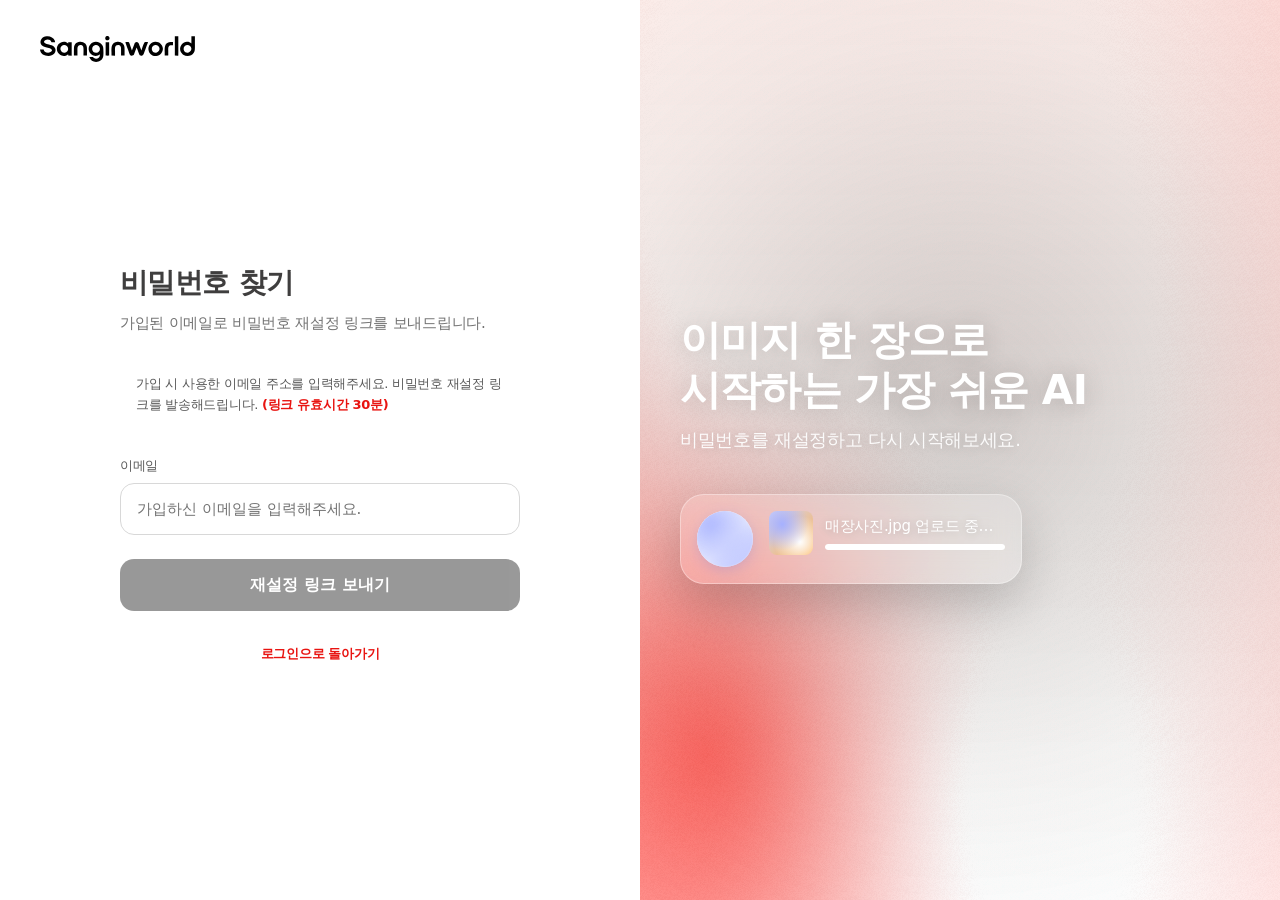
<file: 0728_개발전달_공유/user/password-reset.html>
<!doctype html>
<html lang="ko">
<head>
<meta charset="UTF-8">
<meta name="viewport" content="width=device-width, initial-scale=1">
<title>비밀번호 찾기 | 상인월드</title>
<link rel="stylesheet" href="../css/tokens.css">
<link rel="stylesheet" href="../css/common.css">
<link rel="stylesheet" href="../css/landing.css">
<link rel="stylesheet" href="../css/ds-auth.css">
</head>
<body class="sw-landing login-page">
<!-- DS 비밀번호 찾기 (sanginworld-ds/password-reset.html) 이식 -->
<main class="auth">

  <!-- 좌측: 폼 패널 -->
  <section class="auth__panel">
    <a class="auth__logo" href="index.html"><img src="../image/logo-sanginworld.svg" alt="상인월드"></a>

    <div class="auth__form-wrap">
      <h1 class="auth__title">비밀번호 찾기</h1>
      <p class="auth__sub">가입된 이메일로 비밀번호 재설정 링크를 보내드립니다.</p>

      <p class="auth__notice">가입 시 사용한 이메일 주소를 입력해주세요. 비밀번호 재설정 링크를 발송해드립니다. <b>(링크 유효시간 30분)</b></p>

      <form class="login__form" data-reset-form novalidate>
        <div class="login-field">
          <label class="login-field__label" for="resetEmail">이메일</label>
          <input class="login-field__input" id="resetEmail" type="email" inputmode="email" autocomplete="email" placeholder="가입하신 이메일을 입력해주세요." data-reset-email required>
        </div>

        <button class="login__submit" type="submit" data-reset-submit disabled>재설정 링크 보내기</button>
      </form>

      <p class="auth__sent" data-reset-sent hidden>
        <i data-lucide="mail-check"></i>
        재설정 링크를 보냈어요. 메일함을 확인해주세요.
      </p>

      <p class="login__foot"><a class="login__link login__link--strong" href="login.html">로그인으로 돌아가기</a></p>
    </div>
  </section>

  <!-- 우측: 메시 그라디언트 + AI 아바타 채팅 (로그인·회원가입과 동일 구조) -->
  <aside class="auth__aside" aria-hidden="true">
    <canvas class="auth__mesh mesh-canvas"></canvas>
    <div class="auth__aside-inner">
      <div class="auth__copy">
        <h2 class="auth__copy-title">이미지 한 장으로<br>시작하는 가장 쉬운 AI</h2>
        <p class="auth__copy-sub">비밀번호를 재설정하고 다시 시작해보세요.</p>
      </div>

      <form class="flexhero__prompt">
        <span class="flexhero__avatar" aria-hidden="true"></span>
        <div class="flexhero__prompt-body">
          <div class="flexhero__loading" data-hero-loading hidden>
            <span class="flexhero__loading-thumb" aria-hidden="true"></span>
            <div class="flexhero__loading-info">
              <span class="flexhero__loading-label">매장사진.jpg 업로드 중…</span>
              <span class="flexhero__loading-bar"><span data-hero-bar></span></span>
            </div>
          </div>
          <span class="flexhero__prompt-text" data-hero-text><span data-hero-type></span><span class="flexhero__caret" aria-hidden="true"></span></span>
          <span class="flexhero__attach-badge" data-hero-badge hidden>
            <i data-lucide="image-up"></i>
            매장사진.jpg
          </span>
        </div>
      </form>
    </div>
  </aside>

</main>
<script src="../vendor/lucide.min.js"></script>
<script src="../js/common.js"></script>
<script src="../js/mesh.js"></script>
<script src="../js/landing.js"></script>
<script src="../js/ds-auth-forms.js"></script>
</body>
</html>
</file>
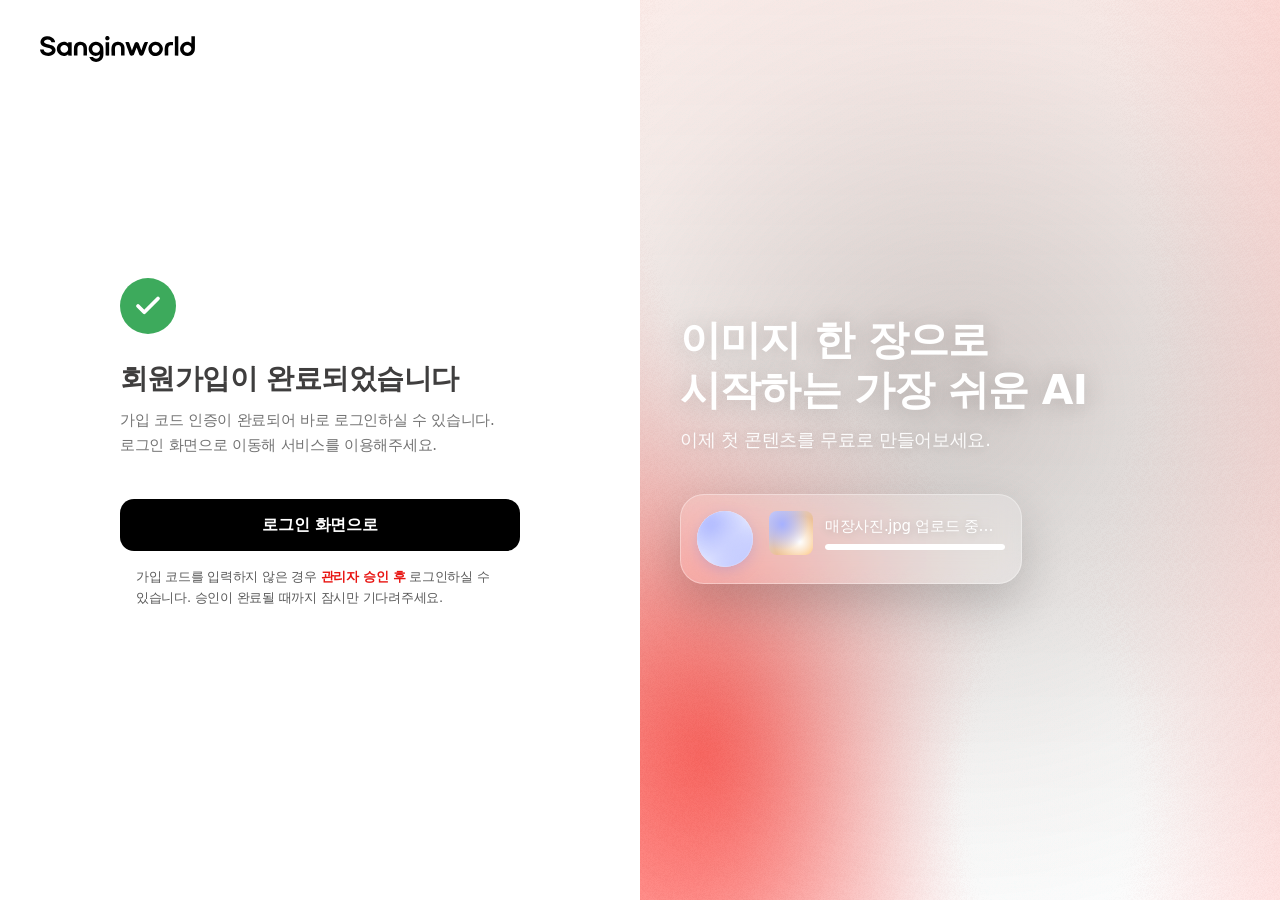
<file: 0728_개발전달_공유/user/signup-complete.html>
<!doctype html>
<html lang="ko">
<head>
<meta charset="UTF-8">
<meta name="viewport" content="width=device-width, initial-scale=1">
<title>회원가입 완료 | 상인월드</title>
<link rel="stylesheet" href="../css/tokens.css">
<link rel="stylesheet" href="../css/common.css">
<link rel="stylesheet" href="../css/landing.css">
<link rel="stylesheet" href="../css/ds-auth.css">
</head>
<body class="sw-landing login-page">
<!-- 회원가입 완료 — DS 스플릿 레이아웃 적용 (근거: sign-up-form.tsx step="done") -->
<main class="auth">

  <!-- 좌측: 폼 패널 -->
  <section class="auth__panel">
    <a class="auth__logo" href="index.html"><img src="../image/logo-sanginworld.svg" alt="상인월드"></a>

    <div class="auth__form-wrap">
      <div class="auth__done">
        <span class="auth__done-badge"><i data-lucide="check"></i></span>
        <h1 class="auth__title">회원가입이 완료되었습니다</h1>
        <p class="auth__sub">
          가입 코드 인증이 완료되어 바로 로그인하실 수 있습니다.<br>
          로그인 화면으로 이동해 서비스를 이용해주세요.
        </p>
        <a class="login__submit auth__submit-link" href="login.html">로그인 화면으로</a>
      </div>

      <!-- 가입 코드 없이 가입한 경우(관리자 승인 대기) 문구 -->
      <p class="auth__notice">
        가입 코드를 입력하지 않은 경우 <b>관리자 승인 후</b> 로그인하실 수 있습니다.
        승인이 완료될 때까지 잠시만 기다려주세요.
      </p>
    </div>
  </section>

  <!-- 우측: 메시 그라디언트 + AI 아바타 채팅 (로그인·회원가입과 동일 구조) -->
  <aside class="auth__aside" aria-hidden="true">
    <canvas class="auth__mesh mesh-canvas"></canvas>
    <div class="auth__aside-inner">
      <div class="auth__copy">
        <h2 class="auth__copy-title">이미지 한 장으로<br>시작하는 가장 쉬운 AI</h2>
        <p class="auth__copy-sub">이제 첫 콘텐츠를 무료로 만들어보세요.</p>
      </div>

      <form class="flexhero__prompt">
        <span class="flexhero__avatar" aria-hidden="true"></span>
        <div class="flexhero__prompt-body">
          <div class="flexhero__loading" data-hero-loading hidden>
            <span class="flexhero__loading-thumb" aria-hidden="true"></span>
            <div class="flexhero__loading-info">
              <span class="flexhero__loading-label">매장사진.jpg 업로드 중…</span>
              <span class="flexhero__loading-bar"><span data-hero-bar></span></span>
            </div>
          </div>
          <span class="flexhero__prompt-text" data-hero-text><span data-hero-type></span><span class="flexhero__caret" aria-hidden="true"></span></span>
          <span class="flexhero__attach-badge" data-hero-badge hidden>
            <i data-lucide="image-up"></i>
            매장사진.jpg
          </span>
        </div>
      </form>
    </div>
  </aside>

</main>
<script src="../vendor/lucide.min.js"></script>
<script src="../js/common.js"></script>
<script src="../js/mesh.js"></script>
<script src="../js/landing.js"></script>
</body>
</html>
</file>
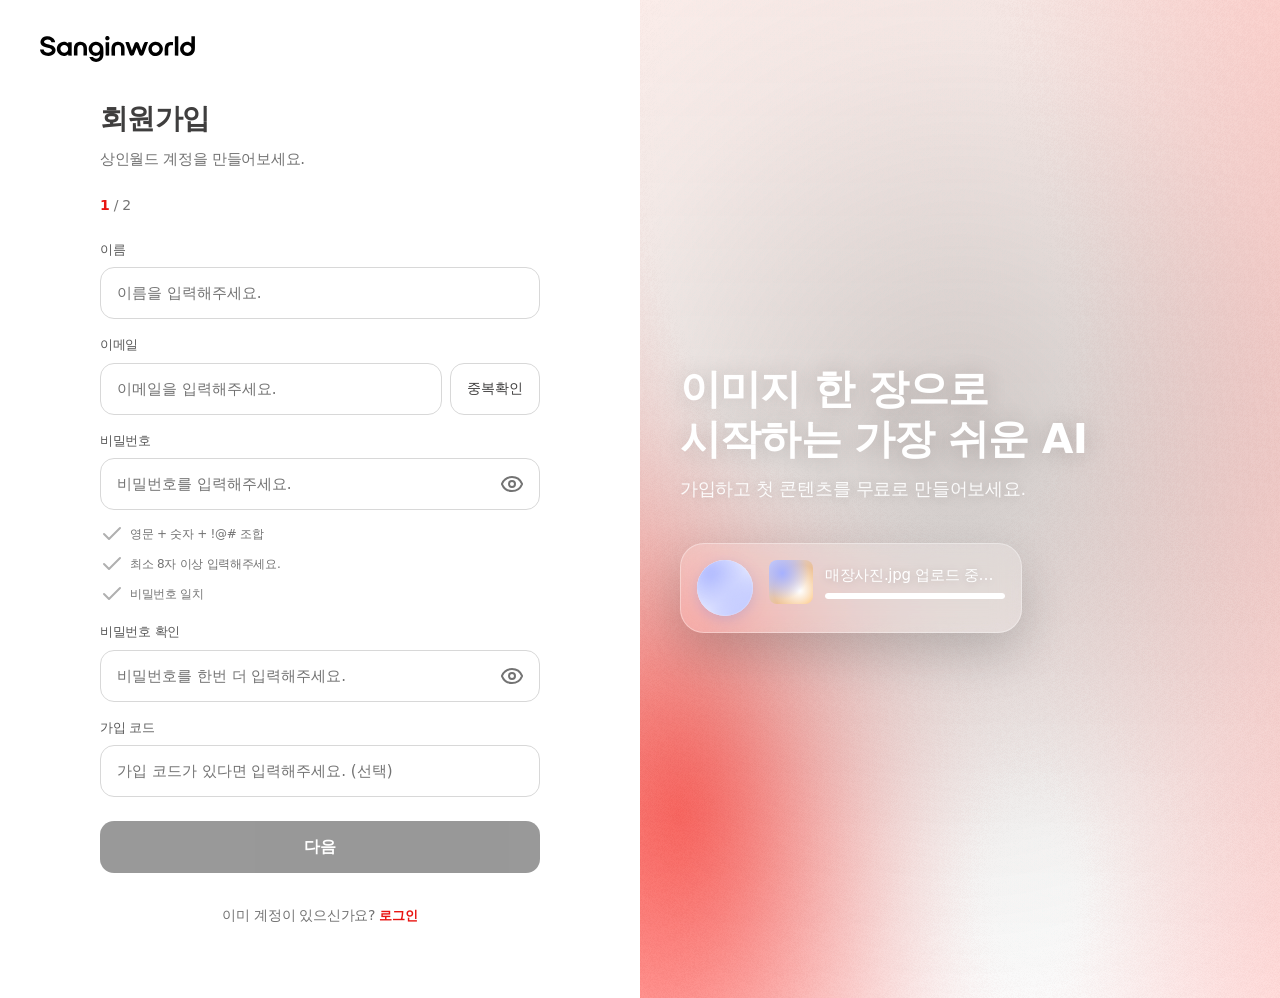
<file: 0728_개발전달_공유/user/signup.html>
<!doctype html>
<html lang="ko">
<head>
<meta charset="UTF-8">
<meta name="viewport" content="width=device-width, initial-scale=1">
<title>회원가입 | 상인월드</title>
<link rel="stylesheet" href="../css/tokens.css">
<link rel="stylesheet" href="../css/common.css">
<link rel="stylesheet" href="../css/landing.css">
<link rel="stylesheet" href="../css/ds-auth.css">
</head>
<body class="sw-landing login-page">
<!-- DS 회원가입 (sanginworld-ds/signup.html) 이식 — 2스텝 위자드 -->
<main class="auth">

  <!-- 좌측: 회원가입 폼 -->
  <section class="auth__panel">
    <a class="auth__logo" href="index.html"><img src="../image/logo-sanginworld.svg" alt="상인월드"></a>

    <div class="auth__form-wrap auth__form-wrap--wide">
      <h1 class="auth__title" data-su-title>회원가입</h1>
      <p class="auth__sub" data-su-subtitle>상인월드 계정을 만들어보세요.</p>

      <!-- 스텝 인디케이터 -->
      <div class="su-steps" data-su-steps aria-hidden="true">
        <span class="su-steps__count"><b data-step-current>1</b> / 2</span>
      </div>

      <form class="login__form" data-signup-form novalidate>
        <!-- STEP 1 : 정보 입력 -->
        <div data-su-step="1">
          <div class="login-field">
            <label class="login-field__label" for="suName">이름</label>
            <input class="login-field__input" id="suName" type="text" autocomplete="name" placeholder="이름을 입력해주세요." data-su-name required>
          </div>

          <div class="login-field">
            <label class="login-field__label" for="suEmail">이메일</label>
            <div class="login-field__row">
              <input class="login-field__input" id="suEmail" type="email" inputmode="email" autocomplete="email" placeholder="이메일을 입력해주세요." data-su-email required>
              <button class="login-field__btn" type="button" data-su-email-check>중복확인</button>
            </div>
            <p class="login-field__msg" data-su-email-msg hidden></p>
          </div>

          <div class="login-field">
            <label class="login-field__label" for="suPw">비밀번호</label>
            <div class="login-field__pw">
              <input class="login-field__input" id="suPw" type="password" autocomplete="new-password" placeholder="비밀번호를 입력해주세요." data-su-pw required>
              <button class="login-field__toggle" type="button" data-su-pw-toggle aria-label="비밀번호 표시"><i data-lucide="eye"></i></button>
            </div>
            <ul class="login-rules" data-su-rules>
              <li data-rule="combo"><i data-lucide="check"></i>영문 + 숫자 + !@# 조합</li>
              <li data-rule="length"><i data-lucide="check"></i>최소 8자 이상 입력해주세요.</li>
              <li data-rule="match"><i data-lucide="check"></i>비밀번호 일치</li>
            </ul>
          </div>

          <div class="login-field">
            <label class="login-field__label" for="suPw2">비밀번호 확인</label>
            <div class="login-field__pw">
              <input class="login-field__input" id="suPw2" type="password" autocomplete="new-password" placeholder="비밀번호를 한번 더 입력해주세요." data-su-pw2 required>
              <button class="login-field__toggle" type="button" data-su-pw2-toggle aria-label="비밀번호 표시"><i data-lucide="eye"></i></button>
            </div>
          </div>

          <div class="login-field">
            <label class="login-field__label" for="suCode">가입 코드</label>
            <input class="login-field__input" id="suCode" type="text" placeholder="가입 코드가 있다면 입력해주세요. (선택)" data-su-code>
          </div>

          <button class="login__submit" type="button" data-su-next disabled>다음</button>
        </div>

        <!-- STEP 2 : 약관 동의 -->
        <div data-su-step="2" hidden>
          <ul class="su-agree">
            <li class="su-agree__all">
              <label class="su-check">
                <input type="checkbox" data-agree-all>
                <span class="su-check__box"><i data-lucide="check"></i></span>
                <span class="su-check__label">전체동의</span>
              </label>
            </li>
            <li class="su-agree__item">
              <label class="su-check">
                <input type="checkbox" data-agree data-required data-agree-key="terms">
                <span class="su-check__box"><i data-lucide="check"></i></span>
                <span class="su-check__label"><em class="su-req">(필수)</em> 이용약관 동의</span>
              </label>
              <button class="su-agree__view" type="button" data-agree-view="terms">보기</button>
            </li>
            <li class="su-agree__item">
              <label class="su-check">
                <input type="checkbox" data-agree data-required data-agree-key="privacy">
                <span class="su-check__box"><i data-lucide="check"></i></span>
                <span class="su-check__label"><em class="su-req">(필수)</em> 개인정보 수집 및 이용 동의</span>
              </label>
              <button class="su-agree__view" type="button" data-agree-view="privacy">보기</button>
            </li>
            <li class="su-agree__item">
              <label class="su-check">
                <input type="checkbox" data-agree data-agree-key="third">
                <span class="su-check__box"><i data-lucide="check"></i></span>
                <span class="su-check__label"><em class="su-opt">(선택)</em> 제3자 정보 제공 및 국외 이전 동의</span>
              </label>
              <button class="su-agree__view" type="button" data-agree-view="third">보기</button>
            </li>
            <li class="su-agree__item">
              <label class="su-check">
                <input type="checkbox" data-agree data-agree-key="marketing">
                <span class="su-check__box"><i data-lucide="check"></i></span>
                <span class="su-check__label"><em class="su-opt">(선택)</em> 마케팅 정보 수신 동의</span>
              </label>
              <button class="su-agree__view" type="button" data-agree-view="marketing">보기</button>
            </li>
          </ul>

          <div class="su-actions">
            <button class="login__submit su-actions__back" type="button" data-su-back>이전</button>
            <button class="login__submit" type="submit" data-su-submit disabled>가입 완료</button>
          </div>
        </div>
      </form>

      <p class="login__foot">이미 계정이 있으신가요? <a class="login__link login__link--strong" href="login.html">로그인</a></p>
    </div>
  </section>

  <!-- 우측: 메시 그라디언트 + AI 아바타 채팅 -->
  <aside class="auth__aside" aria-hidden="true">
    <canvas class="auth__mesh mesh-canvas"></canvas>
    <div class="auth__aside-inner">
      <div class="auth__copy">
        <h2 class="auth__copy-title">이미지 한 장으로<br>시작하는 가장 쉬운 AI</h2>
        <p class="auth__copy-sub">가입하고 첫 콘텐츠를 무료로 만들어보세요.</p>
      </div>

      <form class="flexhero__prompt" >
        <span class="flexhero__avatar" aria-hidden="true"></span>
        <div class="flexhero__prompt-body">
          <div class="flexhero__loading" data-hero-loading hidden>
            <span class="flexhero__loading-thumb" aria-hidden="true"></span>
            <div class="flexhero__loading-info">
              <span class="flexhero__loading-label">매장사진.jpg 업로드 중…</span>
              <span class="flexhero__loading-bar"><span data-hero-bar></span></span>
            </div>
          </div>
          <span class="flexhero__prompt-text" data-hero-text><span data-hero-type></span><span class="flexhero__caret" aria-hidden="true"></span></span>
          <span class="flexhero__attach-badge" data-hero-badge hidden>
            <i data-lucide="image-up"></i>
            매장사진.jpg
          </span>
        </div>
      </form>
    </div>
  </aside>

</main>

<!-- 약관 상세 모달 -->
<div class="su-modal" data-su-modal role="dialog" aria-modal="true" aria-labelledby="suModalTitle">
  <div class="su-modal__backdrop" data-su-modal-close></div>
  <div class="su-modal__panel">
    <div class="su-modal__head">
      <h3 class="su-modal__title" id="suModalTitle" data-su-modal-title>약관</h3>
      <button class="su-modal__close" type="button" data-su-modal-close aria-label="닫기"><i data-lucide="x"></i></button>
    </div>
    <div class="su-modal__body" data-su-modal-body></div>
    <div class="su-modal__foot">
      <button class="su-modal__agree" type="button" data-su-modal-agree>동의하고 닫기</button>
    </div>
  </div>
</div>
<script src="../vendor/lucide.min.js"></script>
<script src="../js/common.js"></script>
<script src="../js/mesh.js"></script>
<script src="../js/landing.js"></script>
<script src="../js/ds-signup.js"></script>
</body>
</html>
</file>
<file: 0728_개발전달_공유/css/account.css>
/* ==========================================================================
   account.css — 계정 영역(크레딧·구독·마이페이지·알림함) 공통 조각
   근거: features/public/mypage/components/mypage-card-style.ts,
         features/public/credit/components/*, features/public/mypage/components/*
   ========================================================================== */

/* 450px 단일 컬럼 (mx-auto max-w-[450px] px-4 py-10 sm:px-0 sm:py-14) */
.col-450 {
  margin: 0 auto;
  display: flex;
  width: 100%;
  max-width: 450px;
  flex-direction: column;
  padding: 40px 16px;
}
@media (min-width: 640px) {
  .col-450 {
    padding: 56px 0;
  }
}
.col-450.gap3 {
  gap: 12px;
}
.col-450.top20 {
  padding: 80px 0 0;
}

/* 32px 페이지 타이틀 (text-[32px] leading-[44.8px] font-bold) */
.acc-h1 {
  font-size: 32px;
  line-height: 44.8px;
  font-weight: 700;
  color: #000;
}
.acc-h2 {
  font-size: 22px;
  line-height: 30.8px;
  font-weight: 600;
  color: #000;
}
.acc-label {
  font-size: 16px;
  line-height: 22.4px;
  font-weight: 500;
  color: #000;
}
.acc-desc {
  font-size: 16px;
  line-height: 22.4px;
  color: var(--muted-foreground);
}
.hr-e6 {
  height: 1px;
  background: var(--muted);
}
.h5 {
  height: 20px;
}
.h6 {
  height: 24px;
}
.h9 {
  height: 36px;
}
.h24 {
  height: 96px;
}

/* 메시 그라디언트 커버 (MeshGradientCover) — 마이페이지 · 크레딧 공용
   relative h-40 w-full overflow-hidden bg-white md:h-[280px] · 캔버스는 block h-full w-full */
.mp-cover {
  position: relative;
  height: 160px;
  width: 100%;
  overflow: hidden;
  background: #fff;
}
@media (min-width: 768px) {
  .mp-cover {
    height: 280px;
  }
}
.mp-cover > canvas {
  display: block;
  width: 100%;
  height: 100%;
}
/* 문구: absolute 중앙, text-[22px] md:text-[28px] font-bold text-black */
.mp-cover .phrase {
  position: absolute;
  left: 50%;
  top: 50%;
  margin: 0;
  transform: translate(-50%, -50%);
  font-size: 22px;
  font-weight: 700;
  white-space: nowrap;
  color: #000;
}
@media (min-width: 768px) {
  .mp-cover .phrase {
    font-size: 28px;
  }
}
/* 캐럿: ml-0.5 inline-block h-[1em] w-0.5 translate-y-[0.15em] animate-pulse bg-black align-middle */
.mp-cover .phrase::after {
  content: "";
  display: inline-block;
  width: 2px;
  height: 1em;
  margin-left: 2px;
  transform: translateY(0.15em);
  vertical-align: middle;
  background: #000;
  animation: pulse 2s cubic-bezier(0.4, 0, 0.6, 1) infinite;
}
@keyframes pulse {
  50% {
    opacity: 0.5;
  }
}

/* MYPAGE_CARD — 흰 배경·연보더·라운드16·미세그림자, <768 풀블리드 */
.mp-card {
  overflow: hidden;
  border: 1px solid var(--line-soft);
  border-radius: 16px;
  background: #fff;
  box-shadow: var(--shadow-sm);
}
@media (max-width: 767px) {
  .mp-card {
    margin-left: -24px;
    margin-right: -24px;
    border-radius: 0;
    border-left: 0;
    border-right: 0;
  }
}
.mp-card-head {
  display: flex;
  align-items: center;
  justify-content: space-between;
  padding: 14px 20px 10px;
}
.mp-card-head h2 {
  font-size: 13px;
  font-weight: 600;
  color: var(--gray-300);
}
.mp-card-head a {
  font-size: 13px;
  font-weight: 500;
  color: var(--gray-900);
}
.mp-card-head a:hover {
  opacity: 0.7;
}

/* 크레딧 정보 행 (CreditRow) */
.credit-row {
  display: flex;
  flex-wrap: wrap;
  align-items: center;
  column-gap: 12px;
  row-gap: 6px;
  border-top: 1px solid var(--line-soft);
  padding: 20px;
}
.credit-row:first-of-type {
  border-top: 0;
}
.credit-row .ic {
  display: flex;
  width: 20px;
  height: 20px;
  flex: none;
  align-items: center;
  justify-content: center;
  color: var(--gray-300);
}
.credit-row .ic svg {
  width: 16px;
  height: 16px;
}
.credit-row dt {
  width: 56px;
  flex: none;
  font-size: 13px;
  color: var(--gray-300);
}
@media (min-width: 768px) {
  .credit-row dt {
    width: 64px;
  }
}
.credit-row dd {
  display: flex;
  min-width: 0;
  flex: 1;
  align-items: center;
  gap: 6px;
  font-size: 14px;
  font-weight: 500;
  color: var(--gray-900);
}
.credit-row .big {
  display: flex;
  align-items: baseline;
  gap: 4px;
}
.credit-row .big strong {
  font-size: 20px;
  font-weight: 700;
  color: var(--brand);
}
.credit-row .big span {
  font-size: 13px;
  color: var(--brand);
}
.credit-row .row-desc {
  display: none;
  flex-basis: 100%;
  padding-left: 32px;
  font-size: 12px;
  color: var(--gray-300);
}
@media (min-width: 768px) {
  .credit-row .row-desc {
    display: block;
  }
  .credit-row .info-btn {
    display: none;
  }
}
.info-btn {
  color: var(--gray-300);
  display: grid;
  place-items: center;
}
.info-btn svg {
  width: 14px;
  height: 14px;
}

/* pill 버튼 (구독하기 / 변경하기 / 해지하기) */
.pill-btn {
  display: inline-flex;
  align-items: center;
  justify-content: center;
  border-radius: 9999px;
  background: #000;
  padding: 8px 16px;
  font-size: 12px;
  line-height: 16.8px;
  font-weight: 600;
  color: #fff;
}
.pill-btn:hover {
  background: rgba(0, 0, 0, 0.9);
}
.pill-btn-outline {
  display: inline-flex;
  align-items: center;
  justify-content: center;
  border: 1px solid var(--input);
  border-radius: 9999px;
  padding: 8px 16px;
  font-size: 12px;
  line-height: 16.8px;
  font-weight: 600;
  color: var(--muted-foreground);
}
.pill-btn-outline:hover {
  border-color: rgba(0, 0, 0, 0.4);
}

/* 검정 블록 버튼 (py-3 rounded-[6px]) */
.btn-block-dark {
  display: flex;
  width: 100%;
  align-items: center;
  justify-content: center;
  border-radius: 6px;
  background: #000;
  padding: 12px 0;
  font-size: 16px;
  font-weight: 600;
  color: #fff;
}
.btn-block-dark:hover {
  background: rgba(0, 0, 0, 0.9);
}
.btn-block-dark:disabled {
  background: var(--muted);
  color: var(--muted-foreground);
}
.btn-underline {
  display: block;
  width: 100%;
  padding: 8px 0;
  font-size: 14px;
  color: var(--muted-foreground);
  text-decoration: underline;
}

/* 뒤로가기 화살표 */
.back-arrow {
  display: flex;
  align-items: center;
  gap: 6px;
  color: var(--gray-700);
}
.back-arrow svg {
  width: 24px;
  height: 24px;
}

/* 회색 안내 박스 (bg-[#F5F5F5] rounded-[12px]) */
.gray-note {
  border-radius: 12px;
  background: var(--gray-50);
  padding: 12px 20px;
}
.gray-note .line {
  display: flex;
  align-items: center;
  gap: 6px;
  font-size: 14px;
  line-height: 19.6px;
  color: var(--muted-foreground);
}
.gray-note img,
.gray-note svg {
  width: 16px;
  height: 16px;
  flex: none;
}

/* 결과 화면(완료/실패) 상단 아이콘 */
.result-icon {
  width: 54px;
  height: 54px;
}
</file>
<file: 0728_개발전달_공유/css/credit.css>
/* ==========================================================================
   credit.css — 크레딧/구독 (credit) 라우트 그룹 전용
   근거: features/public/credit/components/{credit-view,charge-view,payment-step,
         subscription-view,subscription-info-section}.tsx
   ========================================================================== */

/* ── 이용내역 항목 (TxnItem) ── */
.txn {
  border: 1px solid var(--input);
  border-radius: 12px;
  background: #fff;
  padding: 14px 20px;
  display: flex;
  flex-direction: column;
  gap: 2px;
}
.txn .t {
  font-size: 14px;
  line-height: 19.6px;
  font-weight: 600;
  color: #000;
}
.txn .amt {
  font-size: 12px;
  line-height: 16.8px;
  font-weight: 600;
}
.txn .amt.plus {
  color: var(--green-700);
}
.txn .amt.minus {
  color: var(--primary);
}
.txn .meta {
  display: flex;
  align-items: center;
  justify-content: space-between;
  font-size: 12px;
  line-height: 16.8px;
  color: var(--gray-700);
}
.txn .meta .bal {
  font-weight: 500;
  color: var(--muted-foreground);
}
.txn-empty {
  border: 1px solid var(--input);
  border-radius: 12px;
  background: #fff;
  padding: 20px;
  text-align: center;
  font-size: 14px;
  color: var(--muted-foreground);
}

/* ── 구독 정보 카드 (SubscriptionInfoSection) ── */
.sub-card {
  overflow: hidden;
  border: 1px solid var(--line-soft);
  border-radius: 16px;
  background: #fff;
  padding: 14px 20px 20px;
  box-shadow: var(--shadow-sm);
}
@media (max-width: 767px) {
  .sub-card {
    margin-left: -24px;
    margin-right: -24px;
    border-radius: 0;
    border-left: 0;
    border-right: 0;
  }
}
.sub-card > h2 {
  padding-bottom: 4px;
  font-size: 13px;
  font-weight: 600;
  color: var(--gray-300);
}
.sub-box {
  margin-top: 10px;
  overflow: hidden;
  border: 1px solid var(--input);
  border-radius: 12px;
  background: #fff;
  padding: 14px 20px;
}
.sub-box .eyebrow {
  font-size: 12px;
  line-height: 16.8px;
  font-weight: 700;
  text-transform: uppercase;
  color: var(--primary);
}
.sub-box .eyebrow.green {
  color: var(--green-700);
}
.sub-box .plan-nm {
  font-size: 18px;
  line-height: 25.2px;
  font-weight: 700;
  color: #000;
}
.sub-box .plan-meta {
  font-size: 14px;
  line-height: 19.6px;
  color: var(--muted-foreground);
}
.sub-box .renew {
  margin-top: 3px;
  display: inline-flex;
  align-items: center;
  gap: 6px;
  border-radius: 9999px;
  background: var(--gray-50);
  padding: 6px 12px;
  font-size: 12px;
  font-weight: 500;
  white-space: nowrap;
  color: var(--muted-foreground);
}
.sub-box .renew img {
  width: 14px;
  height: 14px;
  flex: none;
}
.sub-grant {
  display: flex;
  height: 106px;
  width: 80px;
  flex: none;
  flex-direction: column;
  align-items: center;
  justify-content: center;
  gap: 3px;
  border-radius: 12px;
  background: var(--gray-50);
}
.sub-grant .k {
  font-size: 10px;
  line-height: 14px;
  font-weight: 600;
  color: var(--muted-foreground);
}
.sub-grant .v {
  font-size: 26px;
  line-height: 36.4px;
  font-weight: 700;
  color: #000;
}
.sub-grant .u {
  font-size: 10px;
  line-height: 14px;
  color: var(--muted-foreground);
}
.sub-none {
  margin-top: 10px;
  border: 1px solid var(--input);
  border-radius: 12px;
  background: #fff;
  padding: 14px 20px;
}
.sub-none p:first-child {
  font-size: 12px;
  line-height: 16.8px;
  font-weight: 700;
  text-transform: uppercase;
  color: var(--green-700);
}
.sub-none p:last-child {
  margin-top: 3px;
  font-size: 14px;
  line-height: 19.6px;
  color: var(--muted-foreground);
}

/* ── 충전 플랜 선택 버튼 (PlanView) ── */
.chg-plan {
  display: flex;
  width: 100%;
  align-items: center;
  justify-content: space-between;
  border: 1px solid var(--input);
  border-radius: 12px;
  background: #fff;
  padding: 20px;
  transition: border-color var(--dur-fast);
}
.chg-plan:hover {
  border-color: rgba(0, 0, 0, 0.4);
}
.chg-plan .credit {
  font-size: 20px;
  line-height: 28px;
  font-weight: 600;
  color: var(--muted-foreground);
}
.chg-plan .price {
  font-size: 22px;
  line-height: 30.8px;
  font-weight: 700;
  color: #000;
}
.chg-plan.selected {
  border-color: #000;
  background: var(--gray-50);
}
.chg-plan.selected .credit {
  color: #000;
}

/* 잔여 크레딧 큰 숫자 */
.balance-big {
  margin-top: 4px;
  display: flex;
  align-items: baseline;
  justify-content: flex-end;
  gap: 4px;
  padding-right: 12px;
}
.balance-big .n {
  font-size: 26px;
  line-height: 36.4px;
  font-weight: 700;
  color: #000;
}
.balance-big .u {
  font-size: 20px;
  line-height: 28px;
  font-weight: 600;
  color: #000;
}

/* ── 주문 요약 카드 ── */
.order-card {
  border: 1px solid var(--input);
  border-radius: 12px;
  background: var(--gray-50);
  padding: 20px;
}
.order-card .row-between .k {
  font-size: 20px;
  line-height: 28px;
  font-weight: 600;
  color: var(--gray-700);
}
.order-card .row-between .v {
  font-size: 22px;
  line-height: 30.8px;
  font-weight: 700;
  color: #000;
}
.order-card .sub-row {
  margin-top: 12px;
  display: flex;
  align-items: center;
  justify-content: space-between;
  border-top: 1px solid var(--muted);
  padding-top: 12px;
}
.order-card .sub-row .k {
  font-size: 14px;
  line-height: 19.6px;
  font-weight: 500;
  color: var(--muted-foreground);
}
.order-card .sub-row .v {
  font-size: 16px;
  line-height: 22.4px;
  font-weight: 700;
  color: #000;
}

/* ── 결제수단 (PaymentStep) ── */
.pay-method {
  display: flex;
  width: 100%;
  align-items: center;
  gap: 12px;
  padding: 12px 20px;
}
.pay-method .radio {
  display: flex;
  height: 24px;
  width: 24px;
  flex: none;
  align-items: center;
  justify-content: center;
  border: 1px solid var(--input);
  border-radius: 9999px;
  background: #fff;
}
.pay-method.on .radio::after {
  content: "";
  height: 16px;
  width: 16px;
  border-radius: 9999px;
  background: var(--primary);
}
.pay-method .nm {
  font-size: 16px;
  line-height: 22.4px;
  font-weight: 500;
  color: #000;
}

/* 카드 캐러셀 */
.card-rail {
  display: flex;
  gap: 12px;
  overflow-x: auto;
  scroll-snap-type: x mandatory;
  padding: 16px calc(50% - 140px);
  scroll-padding-inline: calc(50% - 140px);
  cursor: grab;
  scrollbar-width: none;
}
.card-rail::-webkit-scrollbar {
  display: none;
}
.pay-card {
  display: flex;
  width: 280px;
  flex: none;
  scroll-snap-align: center;
  flex-direction: column;
  gap: 4px;
  border: 1px solid var(--input);
  border-radius: 12px;
  background: #fff;
  padding: 18px 22px;
  text-align: left;
  transition: border-color var(--dur-fast);
}
.pay-card:hover {
  border-color: rgba(0, 0, 0, 0.4);
}
.pay-card.selected {
  border-color: var(--primary);
}
.pay-card .corp {
  display: flex;
  align-items: center;
  gap: 6px;
  font-size: 16px;
  font-weight: 600;
  color: var(--gray-700);
}
.pay-card .corp img {
  width: 24px;
  height: 24px;
  flex: none;
}
.pay-card .num {
  display: flex;
  align-items: center;
  gap: 4px;
  font-size: 12px;
  color: var(--muted-foreground);
}
.pay-card .num .dot2 {
  width: 2px;
  height: 2px;
  border-radius: 9999px;
  background: var(--muted-foreground);
}
.pay-card-add {
  display: flex;
  width: 280px;
  flex: none;
  scroll-snap-align: center;
  flex-direction: column;
  align-items: center;
  gap: 4px;
  border: 1px solid var(--input);
  border-radius: 12px;
  background: #fff;
  padding: 18px 22px;
}
.pay-card-add:hover {
  border-color: rgba(0, 0, 0, 0.4);
}
.pay-card-add span {
  font-size: 12px;
  font-weight: 500;
  color: #000;
}

/* 할부 선택 */
.installment {
  position: relative;
  padding: 0 20px;
}
.installment select {
  width: 100%;
  appearance: none;
  border: 1px solid var(--input);
  border-radius: 6px;
  background: #fff;
  padding: 14px 20px;
  font-size: 14px;
  font-weight: 500;
  color: var(--muted-foreground);
}
.installment svg {
  pointer-events: none;
  position: absolute;
  top: 50%;
  right: 28px;
  transform: translateY(-50%);
  width: 20px;
  height: 20px;
  color: var(--muted-foreground);
}

/* 필수 동의 줄 */
.consent-row {
  display: flex;
  width: 100%;
  align-items: center;
  justify-content: space-between;
  padding: 6px 0;
}
.consent-row .l {
  display: flex;
  align-items: center;
  gap: 6px;
  font-size: 16px;
  font-weight: 500;
  color: #000;
}
.consent-row .l > svg {
  width: 24px;
  height: 24px;
  color: var(--primary);
}
.consent-row .r {
  width: 20px;
  height: 20px;
  color: var(--muted);
}
.consent-hint {
  display: flex;
  align-items: center;
  gap: 6px;
  padding: 6px 20px;
  font-size: 12px;
  font-weight: 500;
  color: var(--muted-foreground);
}
.consent-hint svg {
  width: 16px;
  height: 16px;
  flex: none;
}

/* ── 구독 플랜 카드 (subscription PlanView) ── */
.sub-plan {
  display: flex;
  width: 100%;
  flex-direction: column;
  border: 1px solid var(--input);
  border-radius: 12px;
  background: #fff;
  padding: 18px 0 26px;
  text-align: left;
  transition: border-color var(--dur-fast);
}
.sub-plan:hover {
  border-color: rgba(0, 0, 0, 0.4);
}
.sub-plan.selected {
  border-color: transparent;
  outline: 2px solid var(--primary);
}
.sub-plan.current {
  border-color: var(--input);
  background: var(--muted);
  cursor: default;
}
.sub-plan .head {
  display: flex;
  align-items: center;
  justify-content: space-between;
  padding: 6px 20px;
}
.sub-plan .head .nm {
  font-size: 20px;
  line-height: 28px;
  font-weight: 600;
  color: var(--primary);
}
.sub-plan .head .pr {
  font-size: 20px;
  line-height: 28px;
  font-weight: 600;
  color: #000;
}
.sub-plan .sep {
  margin: 6px 20px;
  height: 1px;
  background: var(--muted);
}
.sub-plan .benefit-head {
  display: flex;
  align-items: center;
  justify-content: space-between;
  padding: 6px 20px;
  font-size: 14px;
  line-height: 19.6px;
  font-weight: 500;
  color: var(--muted-foreground);
}
.sub-plan .benefit-head del {
  text-decoration: line-through;
}
.plan-benefit {
  display: flex;
  align-items: center;
  gap: 6px;
  padding: 2px 20px;
  font-size: 12px;
  line-height: 16.8px;
  color: var(--gray-700);
}
.plan-benefit img {
  width: 16px;
  height: 16px;
  flex: none;
}

/* 현재 구독 요약 (연한 레드 박스) */
.cur-sub {
  border-radius: 12px;
  background: var(--red-50);
  padding: 18px 20px 20px;
}
.cur-sub .head {
  display: flex;
  align-items: center;
  justify-content: space-between;
  padding: 6px 0;
  font-size: 16px;
  line-height: 22.4px;
  font-weight: 600;
}
.cur-sub .head .nm {
  color: var(--primary);
}
.cur-sub .head .pr {
  color: #000;
}
.cur-sub .sep {
  margin: 8px 0;
  height: 1px;
  background: var(--muted);
}
.cur-sub .note {
  display: flex;
  align-items: center;
  gap: 6px;
  font-size: 12px;
  line-height: 16.8px;
  color: var(--muted-foreground);
}
.cur-sub .note img {
  width: 16px;
  height: 16px;
  flex: none;
}
.sub-empty-box {
  display: flex;
  flex-direction: column;
  align-items: center;
  gap: 6px;
  border: 1px solid var(--input);
  border-radius: 12px;
  background: #fff;
  padding: 20px 12px;
  text-align: center;
}
.sub-empty-box p:first-child {
  font-size: 16px;
  font-weight: 600;
  color: var(--primary);
}
.sub-empty-box p:last-child {
  font-size: 12px;
  font-weight: 500;
  color: var(--muted-foreground);
}

/* 결제 처리 오버레이 (ProcessingOverlay) */
.pay-overlay {
  position: fixed;
  inset: 0;
  z-index: 70;
  display: flex;
  flex-direction: column;
  align-items: center;
  justify-content: center;
  background: linear-gradient(180deg, #fff 0%, #ffe5d4 100%);
}
.pay-overlay .inner {
  display: flex;
  width: 100%;
  max-width: 450px;
  flex-direction: column;
  padding: 0 20px;
}
.pay-overlay h2 {
  margin-top: 12px;
  font-size: 32px;
  line-height: 44.8px;
  font-weight: 700;
  color: var(--primary);
}
.pay-overlay p {
  margin-top: 6px;
  font-size: 16px;
  line-height: 22.4px;
  color: var(--gray-700);
}

/* ==========================================================================
   크레딧 및 구독관리 — 넓은 레이아웃 (마이페이지 톤 적용)
   ※ 실서비스는 450px 단일 컬럼이다. 마이페이지와 톤을 맞추기 위한 의도적 개선.
      카드 껍데기(.mp-card)·pill 버튼·크레딧 행은 account.css 를 그대로 재사용한다.
   ========================================================================== */

.cr-page {
  min-height: 60vh;
  background: var(--surface-alt);
  padding: 0 0 96px;
}
.cr-inner {
  margin: 0 auto;
  width: 100%;
  max-width: 1200px;
  padding: 0 24px;
}

/* 페이지 헤더 — 제목·부제 (우측 주액션 없음) */
.cr-head {
  margin: 32px 0 24px;
}
.cr-head h1 {
  font-size: 24px;
  line-height: 33.6px;
  font-weight: 700;
  color: var(--gray-900);
}
.cr-head p {
  margin-top: 6px;
  font-size: 14px;
  color: var(--gray-300);
}

/* 2컬럼 (크레딧 / 구독) — 마이페이지 .mp-2col 과 동일 규칙 */
.cr-2col {
  display: grid;
  grid-template-columns: minmax(0, 1fr);
  gap: 24px;
}
@media (min-width: 1024px) {
  .cr-2col {
    grid-template-columns: repeat(2, minmax(0, 1fr));
    align-items: start;
  }
}

/* ── 이용내역 ── */
.cr-txn-head {
  display: flex;
  flex-wrap: wrap;
  align-items: center;
  justify-content: space-between;
  gap: 12px;
  padding: 14px 20px 12px;
}
.cr-txn-head h2 {
  font-size: 13px;
  font-weight: 600;
  color: var(--gray-300);
}
/* 필터 칩 (전체 / 적립 / 사용) */
.cr-filter {
  display: flex;
  gap: 6px;
}
.cr-filter button {
  border-radius: 9999px;
  background: var(--gray-50);
  padding: 6px 12px;
  font-size: 12px;
  font-weight: 500;
  color: var(--text-sub);
}
.cr-filter button[aria-selected="true"] {
  background: var(--gray-700);
  color: #fff;
}

/* 거래 행 — 넓은 폭에서 [내역·일시] [변동] [잔액] */
.txn-row {
  display: grid;
  grid-template-columns: 1fr auto auto;
  align-items: center;
  column-gap: 20px;
  border-top: 1px solid var(--line-soft);
  padding: 14px 20px;
}
.txn-row:hover {
  background: var(--surface-alt);
}
.txn-row .t {
  font-size: 14px;
  font-weight: 600;
  color: #000;
}
.txn-row .dt {
  margin-top: 2px;
  font-size: 12px;
  color: var(--gray-300);
  font-variant-numeric: tabular-nums;
}
.txn-row .amt {
  font-size: 14px;
  font-weight: 700;
  text-align: right;
  white-space: nowrap;
  font-variant-numeric: tabular-nums;
}
.txn-row .amt.plus {
  color: var(--green-700);
}
.txn-row .amt.minus {
  color: var(--primary);
}
.txn-row .bal {
  min-width: 96px;
  font-size: 12px;
  font-weight: 500;
  text-align: right;
  white-space: nowrap;
  color: var(--muted-foreground);
  font-variant-numeric: tabular-nums;
}
@media (max-width: 640px) {
  .txn-row {
    grid-template-columns: 1fr auto;
    row-gap: 4px;
  }
  .txn-row .bal {
    grid-column: 2;
    min-width: 0;
  }
}

/* 더보기 — 목록 카드 **밖** 아래 중앙 (내영상 .mv-more 와 동일 규칙) */
.cr-more {
  display: flex;
  justify-content: center;
  padding: 20px 0 0;
}
.cr-more button {
  border-radius: 9999px;
  border: 1px solid var(--line-soft);
  background: #fff;
  padding: 10px 24px;
  font-size: 13px;
  font-weight: 600;
  color: var(--text-body);
  box-shadow: var(--shadow-sm);
  transition:
    background var(--dur-fast),
    border-color var(--dur-fast);
}
.cr-more button:hover {
  border-color: var(--line);
  background: var(--gray-50);
}
</file>
<file: 0728_개발전달_공유/css/landing.css>
/* ============================================================
   landing.css — 랜딩(홈) 전용 스타일. 0722 전달 flex 프로토타입 포팅.
   토큰은 `.sw-landing` 래퍼에 정의하고, 하위 컴포넌트 클래스는 CSS 커스텀
   프로퍼티 상속으로 해석된다(앱 전역 토큰과 이름 충돌 없음).
   구조/타이포/컨테이너는 컴포넌트에서 Tailwind 로, 의사요소·상태·애니메이션은
   여기 클래스로 처리한다.
   ============================================================ */

.sw-landing {
  /* ── 컬러 ── */
  --ink-primary: #e81411;
  --ink-primary-active: #490b00;
  --black: #000000;
  --white-100: #ffffff;
  --grey-100: #e6e6e6;
  --grey-400: #b0b0b0;
  --grey-900: #3f3e3e;

  --bg-surface: #ffffff;
  --bg-subtle: #fcfcfc;
  --bg-page: #ffffff; /* flex 페이지는 회색 표면을 흰색화 */
  --border-neutral: #d8d8d8;

  --txt-darkest: #3f3e3e;
  --txt-dark: #595959;
  --txt-lighter: #737373;

  /* ── 간격 (이름≠값 주의: 40/48) ── */
  --space-4: 4px;
  --space-6: 6px;
  --space-8: 8px;
  --space-10: 10px;
  --space-12: 12px;
  --space-16: 16px;
  --space-20: 20px;
  --space-24: 24px;
  --space-32: 32px;
  --space-40: 36px;
  --space-48: 40px;
  --space-64: 64px;
  --space-96: 96px;

  /* ── 라운드 (이름≠값 주의: 12/16/20/32) ── */
  --radius-4: 4px;
  --radius-6: 6px;
  --radius-8: 8px;
  --radius-12: 16px;
  --radius-16: 14px;
  --radius-20: 24px;
  --radius-32: 24px;
  --radius-full: 9999px;
  --radius-pill: 9999px;

  /* ── 웨이트 ── */
  --weight-regular: 400;
  --weight-medium: 500;
  --weight-semibold: 600;
  --weight-bold: 700;

  /* ── 모션/엘리베이션 ── */
  --motion-fast: 150ms cubic-bezier(0.42, 0, 0.58, 1);
  --press-scale: 0.92;
  --ev-2: 0 1px 2px rgba(22, 23, 28, 0.04);
  --ev-gray-3: 0 0 20px rgba(0, 0, 0, 0.14);
}

/* ============================================================
   HERO
   ============================================================ */
.flexhero {
  position: relative;
  overflow: hidden;
  height: 720px;
  display: flex;
  flex-direction: column;
}
.flexhero__mesh {
  position: absolute;
  inset: 0;
  width: 100%;
  height: 100%;
  display: block;
  z-index: 0;
}
.flexhero__veil {
  position: absolute;
  inset: 0;
  z-index: 1;
  background:
    radial-gradient(
      130% 90% at 50% 42%,
      rgba(20, 8, 6, 0.22) 0%,
      rgba(20, 8, 6, 0.06) 42%,
      transparent 70%
    ),
    linear-gradient(
      180deg,
      rgba(255, 110, 80, 0.1),
      rgba(255, 150, 90, 0.04) 60%,
      rgba(255, 255, 255, 0)
    );
}
.flexhero__inner {
  position: relative;
  z-index: 2;
  flex: 1;
  display: flex;
  flex-direction: column;
  align-items: center;
  justify-content: center;
  text-align: center;
  padding-top: var(--space-64);
  padding-bottom: var(--space-64);
}
.flexhero__eyebrow {
  font-size: clamp(14px, 1.4vw, 17px);
  font-weight: var(--weight-semibold);
  letter-spacing: 0.01em;
  color: var(--white-100);
  margin: 0 0 var(--space-24);
  text-shadow: 0 1px 16px rgba(0, 0, 0, 0.2);
}
.flexhero__title {
  font-size: clamp(40px, 7vw, 76px);
  line-height: 1.1;
  font-weight: var(--weight-bold);
  letter-spacing: -0.03em;
  color: var(--white-100);
  margin: 0 0 var(--space-20);
  text-shadow: 0 2px 30px rgba(0, 0, 0, 0.22);
}
.flexhero__desc {
  font-size: clamp(15px, 1.7vw, 19px);
  line-height: 1.6;
  font-weight: var(--weight-medium);
  color: rgba(255, 255, 255, 0.92);
  margin: 0 0 var(--space-48);
  text-shadow: 0 1px 16px rgba(0, 0, 0, 0.2);
}

/* ── 프롬프트 글래스 바 ── */
.flexhero__prompt {
  display: flex;
  align-items: flex-start;
  gap: var(--space-16);
  width: fit-content;
  max-width: min(720px, 100%);
  min-height: 76px;
  padding: var(--space-16);
  border-radius: var(--radius-20);
  transition: width 0.4s ease;
  background: rgba(255, 255, 255, 0.16);
  border: 1px solid rgba(255, 255, 255, 0.35);
  backdrop-filter: blur(14px) saturate(1.2);
  -webkit-backdrop-filter: blur(14px) saturate(1.2);
  box-shadow: 0 20px 50px rgba(0, 0, 0, 0.18);
  text-align: left;
}
.flexhero__prompt-body {
  flex: 1;
  min-width: 0;
  display: flex;
  flex-direction: column;
  align-items: flex-start;
  gap: 0;
}
.flexhero__prompt-text {
  min-width: 0;
  font-size: clamp(15px, 1.6vw, 18px);
  font-weight: var(--weight-medium);
  line-height: 1.5;
  color: var(--white-100);
  text-shadow: 0 1px 8px rgba(0, 0, 0, 0.18);
}
.flexhero__attach-badge {
  display: inline-flex;
  align-items: center;
  gap: var(--space-8);
  height: 30px;
  padding: 0 var(--space-12);
  border-radius: var(--radius-full);
  background: rgba(255, 255, 255, 0.22);
  border: 1px solid rgba(255, 255, 255, 0.4);
  font-size: 12px;
  font-weight: var(--weight-medium);
  color: var(--white-100);
  white-space: nowrap;
  margin-top: var(--space-8);
  max-height: 30px;
  overflow: hidden;
  transition:
    opacity 0.4s ease,
    transform 0.4s ease,
    max-height 0.4s ease,
    margin-top 0.4s ease;
}
.flexhero__attach-badge svg {
  flex: none;
  color: var(--white-100);
}
.flexhero__attach-badge.is-hiding {
  opacity: 0;
  transform: translateY(4px) scale(0.96);
  max-height: 0;
  margin-top: 0;
}
.flexhero__attach-badge[hidden] {
  display: none;
}

/* 업로드 로딩 */
.flexhero__loading {
  display: flex;
  align-items: center;
  gap: var(--space-12);
  animation: flexheroFadeUp 0.4s ease;
}
.flexhero__loading[hidden] {
  display: none;
}
.flexhero__loading-thumb {
  width: 36px;
  height: 36px;
  flex: none;
  border-radius: var(--radius-8);
  background:
    radial-gradient(circle at 30% 30%, #a6b1ff 0%, transparent 60%),
    radial-gradient(circle at 70% 70%, #ffffff 0%, transparent 60%),
    linear-gradient(135deg, #cfd6ff, #ffb14d);
  animation: flexheroThumbPulse 1.1s ease-in-out infinite;
}
.flexhero__loading-info {
  display: flex;
  flex-direction: column;
  gap: var(--space-6);
  min-width: 180px;
}
.flexhero__loading-label {
  font-size: 13px;
  font-weight: var(--weight-medium);
  color: var(--white-100);
  text-shadow: 0 1px 8px rgba(0, 0, 0, 0.18);
}
.flexhero__loading-bar {
  height: 6px;
  width: 100%;
  border-radius: var(--radius-full);
  background: rgba(255, 255, 255, 0.28);
  overflow: hidden;
}
.flexhero__loading-bar > span {
  display: block;
  height: 100%;
  width: 0;
  border-radius: inherit;
  background: var(--white-100);
  /* 로딩 표시 시 span 이 새로 마운트 → 애니메이션이 0%→100% 로 자동 재생 */
  animation: flexheroBar 2.5s ease forwards;
}
.flexhero__caret {
  display: inline-block;
  width: 2px;
  height: 1.05em;
  margin-left: 2px;
  vertical-align: text-bottom;
  background: var(--white-100);
  animation: flexheroCaret 1s steps(1) infinite;
}

/* 리퀴드 메시 아바타(히어로) */
.flexhero__avatar {
  position: relative;
  flex: none;
  width: 48px;
  height: 48px;
  border-radius: var(--radius-full);
  overflow: hidden;
  background: linear-gradient(135deg, #ffffff 55%, #a6b1ff);
  box-shadow:
    0 4px 14px rgba(120, 130, 220, 0.28),
    inset 0 0 0 1px rgba(255, 255, 255, 0.45);
}
.flexhero__avatar::before,
.flexhero__avatar::after {
  content: "";
  position: absolute;
  width: 150%;
  height: 150%;
  left: -25%;
  top: -25%;
  border-radius: 42% 58% 55% 45% / 48% 44% 56% 52%;
  filter: blur(5px);
}
.flexhero__avatar::before {
  background: radial-gradient(circle at 35% 35%, #a6b1ff 0%, transparent 60%);
  animation: flexheroWaveA 6s ease-in-out infinite;
}
.flexhero__avatar::after {
  background: radial-gradient(circle at 65% 65%, #c7ceff 0%, transparent 62%);
  animation: flexheroWaveB 8s ease-in-out infinite;
}

/* ── 로고 밴드 ── */
.flexhero__logos {
  position: relative;
  z-index: 2;
  background: var(--white-100);
  padding: var(--space-24) 0;
  overflow: hidden;
}
.flexhero__logos-viewport {
  position: relative;
  overflow: hidden;
  -webkit-mask-image: linear-gradient(
    to right,
    transparent,
    #000 8%,
    #000 92%,
    transparent
  );
  mask-image: linear-gradient(
    to right,
    transparent,
    #000 8%,
    #000 92%,
    transparent
  );
}
.flexhero__logos-track {
  display: flex;
  align-items: center;
  gap: 60px;
  width: max-content;
  animation: flexheroLogoScroll 30s linear infinite;
}
.flexhero__logos-track img {
  flex: none;
  height: 60px;
  width: auto;
  filter: grayscale(1) opacity(0.55);
  transition: filter var(--motion-fast);
}
.flexhero__logos-track img:hover {
  filter: grayscale(0) opacity(1);
}

@media (max-width: 768px) {
  .flexhero {
    height: auto;
    min-height: 560px;
  }
  .flexhero__inner {
    justify-content: flex-start;
    padding-top: 92px;
  }
}
@media (max-width: 640px) {
  .flexhero__prompt {
    min-height: 64px;
    padding-left: var(--space-20);
  }
}

/* ============================================================
   HOW IT WORKS — 세로 타임라인
   ============================================================ */
.timeline {
  list-style: none;
  margin: 0;
  padding: 0;
}
.tl-item {
  display: grid;
  grid-template-columns: 240px 1fr;
  gap: var(--space-40);
  align-items: start;
  padding-bottom: var(--space-64);
}
.tl-item:last-child {
  padding-bottom: 0;
}
.tl-aside {
  display: flex;
  gap: var(--space-12);
  padding-top: var(--space-4);
}
.tl-ic {
  flex: none;
  display: inline-flex;
  align-items: center;
  justify-content: center;
  width: 40px;
  height: 40px;
  color: var(--txt-darkest);
}
.tl-aside__title {
  margin: 0;
  font-size: 15px;
  font-weight: var(--weight-bold);
  color: var(--txt-darkest);
  line-height: 1.35;
}
.tl-aside__meta {
  margin: 2px 0 0;
  font-size: 12px;
  color: var(--txt-lighter);
}
.tl-card {
  background: var(--bg-subtle);
  border: 1px solid var(--border-neutral);
  border-radius: var(--radius-20);
  padding: var(--space-24);
  transition:
    border-color var(--motion-fast),
    box-shadow var(--motion-fast),
    opacity var(--motion-fast);
}
.tl-card__title {
  margin: 0 0 var(--space-10);
  font-size: 20px;
  font-weight: var(--weight-bold);
  color: var(--txt-darkest);
}
.tl-card__desc {
  margin: 0;
  font-size: 14px;
  line-height: 1.7;
  color: var(--txt-lighter);
}
.tl-detail {
  display: grid;
  grid-template-rows: 0fr;
  opacity: 0;
  margin-top: 0;
  transition:
    grid-template-rows var(--motion-fast),
    opacity var(--motion-fast),
    margin-top var(--motion-fast);
}
.tl-detail > * {
  min-height: 0;
  overflow: hidden;
}
.tl-chat {
  margin-bottom: var(--space-16);
  display: flex;
  flex-direction: column;
  gap: var(--space-10);
}
.tl-msg {
  display: flex;
  align-items: flex-start;
  gap: var(--space-10);
}
.tl-avatar {
  position: relative;
  flex: none;
  width: 30px;
  height: 30px;
  border-radius: var(--radius-full);
  overflow: hidden;
  background: linear-gradient(135deg, #ffffff 55%, #a6b1ff);
  box-shadow:
    0 2px 8px rgba(120, 130, 220, 0.28),
    inset 0 0 0 1px rgba(255, 255, 255, 0.45);
}
.tl-avatar::before,
.tl-avatar::after {
  content: "";
  position: absolute;
  width: 150%;
  height: 150%;
  left: -25%;
  top: -25%;
  border-radius: 42% 58% 55% 45% / 48% 44% 56% 52%;
  filter: blur(4px);
}
.tl-avatar::before {
  background: radial-gradient(circle at 35% 35%, #a6b1ff 0%, transparent 60%);
  animation: flexheroWaveA 6s ease-in-out infinite;
}
.tl-avatar::after {
  background: radial-gradient(circle at 65% 65%, #c7ceff 0%, transparent 62%);
  animation: flexheroWaveB 8s ease-in-out infinite;
}
.tl-bubble {
  margin: 0;
  max-width: 360px;
  padding: var(--space-12) var(--space-16);
  border-radius: var(--radius-12);
  background: var(--grey-100);
  color: var(--txt-darkest);
  font-size: 13.5px;
  line-height: 1.65;
  border-top-left-radius: 4px;
  text-wrap: balance;
  word-break: keep-all;
}
.tl-card__foot {
  display: flex;
  align-items: center;
  justify-content: space-between;
  gap: var(--space-12);
  flex-wrap: wrap;
}
.tl-tag {
  font-size: 14px;
  font-weight: var(--weight-medium);
  color: var(--txt-lighter);
  background: var(--grey-100);
  border-radius: var(--radius-pill);
  padding: var(--space-10) var(--space-16);
}
.tl-cta {
  display: inline-flex;
  align-items: center;
  gap: var(--space-6);
  height: 40px;
  padding: 0 var(--space-16);
  background: var(--ink-primary);
  color: #fff;
  border-radius: var(--radius-16);
  font-size: 13px;
  font-weight: var(--weight-semibold);
  text-decoration: none;
  transition:
    background var(--motion-fast),
    transform var(--motion-fast);
}
.tl-cta:hover {
  background: var(--ink-primary-active);
}
.tl-cta:active {
  transform: scale(var(--press-scale));
}

/* 타이핑 인디케이터 */
.tl-typing {
  display: none;
}
.tl-bubble--typing {
  display: inline-flex;
  align-items: center;
  gap: 4px;
}
.tl-bubble--typing i {
  width: 6px;
  height: 6px;
  border-radius: 50%;
  background: var(--txt-lighter);
  animation: tlDot 1.1s infinite ease-in-out;
}
.tl-bubble--typing i:nth-child(2) {
  animation-delay: 0.15s;
}
.tl-bubble--typing i:nth-child(3) {
  animation-delay: 0.3s;
}

/* 활성/비활성 + 타이핑 → 메시지 순차 등장 */
.tl-item:not(.is-active) .tl-card {
  opacity: 0.5;
}
.tl-item.is-active .tl-card {
  border-color: var(--grey-400);
}
.tl-item.is-active .tl-detail {
  grid-template-rows: 1fr;
  opacity: 1;
  margin-top: var(--space-20);
}
.timeline.js-typing .tl-item.is-active .tl-chat:not(.is-typed) .tl-typing {
  display: flex;
}
.timeline.js-typing .tl-msg:not(.tl-typing) {
  opacity: 0;
}
.timeline.js-typing .tl-chat.is-typed .tl-msg:not(.tl-typing) {
  animation: tlMsgIn 420ms cubic-bezier(0.2, 0.8, 0.2, 1) both;
}

@media (max-width: 768px) {
  .tl-item {
    grid-template-columns: 1fr;
    gap: var(--space-16);
  }
  .tl-card__foot {
    flex-direction: column-reverse;
    align-items: stretch;
    gap: var(--space-12);
  }
  .tl-cta {
    justify-content: center;
  }
  .tl-tag {
    align-self: flex-start;
  }
}

/* ============================================================
   PRICING
   ============================================================ */
.pcard {
  display: flex;
  flex-direction: column;
  background: var(--bg-surface);
  border: 1px solid var(--border-neutral);
  border-radius: var(--radius-20);
  padding: var(--space-32) var(--space-24);
}
.pcard__cta {
  position: relative;
  overflow: hidden;
  isolation: isolate;
  display: flex;
  align-items: center;
  justify-content: center;
  height: 52px;
  border-radius: var(--radius-16);
  border: 1px solid var(--border-neutral);
  background: var(--bg-surface);
  color: var(--txt-darkest);
  font-size: 15px;
  font-weight: var(--weight-semibold);
  text-decoration: none;
  transition:
    transform var(--motion-fast),
    color var(--motion-fast),
    border-color var(--motion-fast);
}
.pcard__cta-label {
  position: relative;
  z-index: 1;
}
.pcard__cta::before {
  content: "";
  position: absolute;
  inset: -40%;
  z-index: 0;
  background:
    radial-gradient(38% 46% at 24% 30%, #ff6560 0%, transparent 60%),
    radial-gradient(36% 44% at 76% 26%, #ffd3cc 0%, transparent 60%),
    radial-gradient(42% 52% at 62% 80%, #e81411 0%, transparent 62%),
    radial-gradient(40% 50% at 18% 76%, #ffffff 0%, transparent 58%),
    linear-gradient(135deg, #ff6560, #e81411);
  background-size: 200% 200%;
  opacity: 0;
  transition: opacity var(--motion-fast);
  animation: pcardMesh 6s ease-in-out infinite;
}
.pcard__cta:hover {
  color: #fff;
  border-color: transparent;
}
.pcard__cta:hover::before {
  opacity: 1;
}
.pcard__cta:active {
  transform: scale(var(--press-scale));
}
.pcard__cta--primary {
  background: var(--black);
  border: none;
  color: #fff;
}
.pcard--featured {
  border: 2px solid var(--ink-primary);
  position: relative;
}
.pcard__flag {
  position: absolute;
  top: 0;
  left: 50%;
  transform: translate(-50%, -50%);
  font-size: 14px;
  font-weight: var(--weight-bold);
  letter-spacing: 0.04em;
  color: #fff;
  background: var(--ink-primary);
  border-radius: var(--radius-pill);
  padding: 7px 22px;
  white-space: nowrap;
}
@media (min-width: 960px) {
  .pcard--featured {
    transform: scale(1.045);
    box-shadow: var(--ev-gray-3);
    z-index: 1;
  }
}

/* ============================================================
   TESTIMONIALS
   ============================================================ */
.tmt-row {
  margin-top: var(--space-24);
  -webkit-mask-image: linear-gradient(
    90deg,
    transparent,
    #000 8%,
    #000 92%,
    transparent
  );
  mask-image: linear-gradient(
    90deg,
    transparent,
    #000 8%,
    #000 92%,
    transparent
  );
}
.tmt-track {
  display: flex;
  gap: var(--space-16);
  width: max-content;
  animation: tmtScroll 46s linear infinite;
}
.tmt-track--rev {
  animation-direction: reverse;
}
.tmt-row:hover .tmt-track {
  animation-play-state: paused;
}
.tmt-cap {
  flex: none;
  width: 340px;
  display: flex;
  align-items: flex-start;
  gap: var(--space-12);
  margin: 0;
  padding: var(--space-16) var(--space-20);
  background: var(--bg-surface);
  border: 1px solid var(--border-neutral);
  border-radius: var(--radius-20);
  box-shadow: var(--ev-2);
  text-align: left;
}
.tmt-cap__avatar {
  flex: none;
  width: 44px;
  height: 44px;
  border-radius: var(--radius-full);
  display: flex;
  align-items: center;
  justify-content: center;
  background: var(--grey-100);
  color: var(--txt-lighter);
  font-size: 16px;
  font-weight: var(--weight-bold);
  box-shadow: inset 0 0 0 1px rgba(0, 0, 0, 0.05);
}
/* 파스텔 아바타 6종 (프로토타입 미정의 → 신규). 기본 회색(.tmt-cap__avatar)을
   확실히 덮도록 복합 셀렉터로 우선순위를 높인다. */
.tmt-cap__avatar.tmt-av--1 {
  background: #ffd9d6;
  color: #c0392b;
}
.tmt-cap__avatar.tmt-av--2 {
  background: #ffe7ad;
  color: #a5701a;
}
.tmt-cap__avatar.tmt-av--3 {
  background: #c9f0d8;
  color: #1e7a4d;
}
.tmt-cap__avatar.tmt-av--4 {
  background: #e0dcfb;
  color: #5b4fc7;
}
.tmt-cap__avatar.tmt-av--5 {
  background: #fbd5e8;
  color: #c2408a;
}
.tmt-cap__avatar.tmt-av--6 {
  background: #d6e4ff;
  color: #2e5bc7;
}
.tmt-cap__body {
  min-width: 0;
  display: flex;
  flex-direction: column;
}
.tmt-cap__quote {
  margin: 0;
  font-size: 14px;
  line-height: 1.6;
  color: var(--txt-darkest);
  word-break: keep-all;
  display: -webkit-box;
  -webkit-line-clamp: 2;
  -webkit-box-orient: vertical;
  overflow: hidden;
}
.tmt-cap__who {
  margin-top: var(--space-8);
  font-size: 12px;
  color: var(--txt-lighter);
}

/* ============================================================
   NOTICE — 단일 열림 아코디언
   ============================================================ */
.notice-list {
  list-style: none;
  margin: var(--space-24) 0 0;
  padding: 0;
  border-top: 1px solid var(--border-neutral);
}
.notice-item {
  border-bottom: 1px solid var(--border-neutral);
}
.notice-item__trigger {
  display: flex;
  align-items: center;
  gap: var(--space-16);
  width: 100%;
  padding: var(--space-20) var(--space-4);
  background: transparent;
  border: none;
  text-align: left;
  cursor: pointer;
  color: inherit;
  transition: background var(--motion-fast);
}
.notice-item__chevron {
  flex: none;
  color: var(--txt-lighter);
  transition: transform var(--motion-fast);
}
.notice-item.is-open .notice-item__chevron {
  transform: rotate(180deg);
}
.notice-item.is-open .notice-item__title {
  color: var(--ink-primary);
}
.notice-item__trigger:hover .notice-item__title {
  color: var(--ink-primary);
}
.notice-item__panel {
  display: grid;
  grid-template-rows: 0fr;
  transition: grid-template-rows var(--motion-fast);
}
.notice-item.is-open .notice-item__panel {
  grid-template-rows: 1fr;
}
.notice-item__panel-inner {
  overflow: hidden;
  min-height: 0;
}
/* 아코디언 본문(에디터 HTML) — 제목 시작선에 맞춰 좌측 들여쓰기 */
.notice-item__panel-inner .notice-ac-body {
  padding: 0 var(--space-4) var(--space-24)
    calc(56px + var(--space-16) + var(--space-4));
  font-size: 14px;
  line-height: 1.7;
  color: var(--txt-dark);
}
.notice-item__panel-inner .notice-ac-body > :first-child {
  margin-top: 0;
}
.notice-item__panel-inner .notice-ac-body p,
.notice-item__panel-inner .notice-ac-body ul,
.notice-item__panel-inner .notice-ac-body ol,
.notice-item__panel-inner .notice-ac-body h1,
.notice-item__panel-inner .notice-ac-body h2,
.notice-item__panel-inner .notice-ac-body h3 {
  margin: 0 0 var(--space-8);
}
.notice-item__panel-inner .notice-ac-body img {
  max-width: 100%;
  height: auto;
  border-radius: var(--radius-8);
}
.notice-item__badge {
  flex: none;
  min-width: 68px;
  text-align: center;
  font-size: 14px;
  font-weight: var(--weight-semibold);
  color: #fff;
  background: var(--black);
  border-radius: var(--radius-pill);
  padding: 7px 14px;
}
.notice-item__title {
  flex: 1;
  min-width: 0;
  font-size: 15px;
  font-weight: var(--weight-medium);
  color: var(--txt-darkest);
  overflow: hidden;
  text-overflow: ellipsis;
  white-space: nowrap;
}
.notice-item__date {
  flex: none;
  font-size: 13px;
  color: var(--txt-lighter);
  font-variant-numeric: tabular-nums;
}
@media (max-width: 640px) {
  .notice-item__trigger {
    display: grid;
    grid-template-columns: 1fr auto;
    grid-template-areas:
      "badge   chevron"
      "title   chevron"
      "date    chevron";
    align-items: center;
    column-gap: var(--space-12);
    row-gap: var(--space-12);
    padding: var(--space-16) var(--space-4);
  }
  .notice-item__badge {
    grid-area: badge;
    justify-self: start;
    min-width: auto;
    font-size: 12px;
    padding: 4px 10px;
  }
  .notice-item__title {
    grid-area: title;
    white-space: normal;
  }
  .notice-item__date {
    grid-area: date;
    justify-self: start;
  }
  .notice-item__chevron {
    grid-area: chevron;
    align-self: center;
  }
  .notice-item__panel-inner .notice-ac-body {
    padding-left: var(--space-4);
  }
}

/* 히어로 서브카피의 모바일 전용 줄바꿈 (푸터는 컴포넌트 Tailwind 로 자립 처리) */
.sw-br-m {
  display: none;
}
@media (max-width: 768px) {
  .sw-br-m {
    display: inline;
  }
}

/* ============================================================
   공용 reveal
   ============================================================ */
.reveal {
  opacity: 0;
  transform: translateY(16px);
  transition:
    opacity 300ms ease-out,
    transform 300ms ease-out;
}
.reveal.is-visible {
  opacity: 1;
  transform: none;
}

/* ============================================================
   KEYFRAMES (전역)
   ============================================================ */
@keyframes flexheroWaveA {
  0%,
  100% {
    transform: translate(-8%, -4%) rotate(0deg) scale(1);
  }
  50% {
    transform: translate(12%, 10%) rotate(180deg) scale(1.25);
  }
}
@keyframes flexheroWaveB {
  0%,
  100% {
    transform: translate(10%, 8%) rotate(0deg) scale(1.1);
  }
  50% {
    transform: translate(-10%, -8%) rotate(-160deg) scale(0.9);
  }
}
@keyframes flexheroFadeUp {
  from {
    opacity: 0;
    transform: translateY(6px);
  }
  to {
    opacity: 1;
    transform: none;
  }
}
@keyframes flexheroThumbPulse {
  0%,
  100% {
    opacity: 0.6;
    transform: scale(0.96);
  }
  50% {
    opacity: 1;
    transform: scale(1);
  }
}
@keyframes flexheroCaret {
  50% {
    opacity: 0;
  }
}
@keyframes flexheroBar {
  from {
    width: 0;
  }
  to {
    width: 100%;
  }
}
@keyframes flexheroLogoScroll {
  from {
    transform: translateX(0);
  }
  to {
    transform: translateX(-50%);
  }
}
@keyframes tmtScroll {
  from {
    transform: translateX(0);
  }
  to {
    transform: translateX(-50%);
  }
}
@keyframes tlDot {
  0%,
  80%,
  100% {
    transform: translateY(0);
    opacity: 0.4;
  }
  40% {
    transform: translateY(-4px);
    opacity: 1;
  }
}
@keyframes tlMsgIn {
  from {
    opacity: 0;
    transform: translateY(8px);
  }
  to {
    opacity: 1;
    transform: none;
  }
}
@keyframes pcardMesh {
  0%,
  100% {
    background-position: 0% 50%;
  }
  50% {
    background-position: 100% 50%;
  }
}

/* ============================================================
   reduced-motion
   ============================================================ */
@media (prefers-reduced-motion: reduce) {
  .flexhero__avatar::before,
  .flexhero__avatar::after,
  .tl-avatar::before,
  .tl-avatar::after,
  .flexhero__loading-thumb,
  .flexhero__loading,
  .flexhero__caret,
  .flexhero__logos-track,
  .tmt-track,
  .tl-bubble--typing i,
  .pcard__cta::before {
    animation: none;
  }
  .flexhero__loading-bar > span {
    animation: none;
  }
  .flexhero__attach-badge {
    transition: none;
  }
  .tl-card,
  .tl-detail {
    transition: none;
  }
  .timeline.js-typing .tl-msg:not(.tl-typing) {
    opacity: 1;
    animation: none;
  }
  .timeline.js-typing .tl-item.is-active .tl-chat .tl-typing {
    display: none;
  }
  .sw-footer {
    opacity: 1;
    transform: none;
    transition: none;
  }
  .reveal {
    opacity: 1;
    transform: none;
    transition: none;
  }
}
</file>
<file: 0728_개발전달_공유/css/ds-auth.css>
/* ==========================================================================
   ds-auth.css — DS(sanginworld-ds) 로그인·회원가입 스플릿 레이아웃 이식본
   원본: sanginworld-ds/css/login.css (login.html · signup.html 공용)
   좌측 폼 / 우측 메시 그라디언트 + AI 아바타 채팅.

   로드 순서: tokens.css → common.css → landing.css → ds-auth.css
   · DS 토큰(--space-*, --radius-*, --weight-*, --txt-*, --ink-* …)은
     landing.css 의 `.sw-landing` 블록이 대부분 정의한다 → body 에 sw-landing 필수.
   · `.flexhero__prompt` 계열(우측 AI 채팅)도 landing.css 에 있다.
   · landing.css 에 없는 DS 토큰 5개만 아래에서 보충한다.
   ========================================================================== */

.sw-landing,
:root {
  --border-secondary: #d8d8d8;
  --border-active: var(--ink-primary, #e81411);
  --green-500: #3daa5c;
  --opacity-black-40: rgba(0, 0, 0, 0.44);
  --opacity-disabled: 0.4;
}

.login-page { background: var(--bg-surface); }
/* 로그인은 헤더가 없으므로 공통 main 상단 패딩 제거 */
.auth { padding-top: 0; }

.auth {
  display: grid;
  grid-template-columns: 1fr 1fr;
  min-height: 100vh;
}

/* ---------- 좌측 폼 패널 ---------- */
.auth__panel {
  position: relative;
  display: flex;
  flex-direction: column;
  padding: var(--space-40) var(--space-48);
}
.auth__logo { display: inline-block; }
.auth__logo img { height: 26px; width: auto; }
.auth__form-wrap {
  flex: 1;
  display: flex;
  flex-direction: column;
  justify-content: center;
  width: 100%;
  max-width: 400px;
  margin: 0 auto;
  padding: var(--space-40) 0;
}
.auth__title { margin: 0 0 var(--space-8); font-size: 28px; font-weight: var(--weight-bold); color: var(--txt-darkest); }
.auth__sub { margin: 0 0 var(--space-24); font-size: 15px; color: var(--txt-lighter); }

/* 안내 박스 (비밀번호 찾기) */
.auth__notice {
  margin: 0 0 var(--space-24);
  padding: var(--space-16);
  border-radius: var(--radius-12);
  background: var(--bg-page);
  font-size: 13px;
  line-height: 1.6;
  color: var(--txt-dark);
}
.auth__notice b { color: var(--ink-primary); font-weight: var(--weight-semibold); }

/* 발송 완료 안내 */
.auth__sent {
  display: flex; align-items: center; gap: var(--space-8);
  margin: var(--space-16) 0 0;
  font-size: 14px; font-weight: var(--weight-medium); color: var(--green-500);
}
.auth__sent[hidden] { display: none; }
.auth__sent svg { flex: none; }

/* 폼 */
.login__form { display: flex; flex-direction: column; gap: var(--space-16); }
.login-field { display: flex; flex-direction: column; gap: var(--space-8); }
.login-field__label { font-size: 13px; font-weight: var(--weight-medium); color: var(--txt-dark); }
.login-field__pw { position: relative; }
.login-field__input {
  width: 100%;
  height: 52px;
  padding: 0 var(--space-16);
  border: 1px solid var(--border-neutral);
  border-radius: var(--radius-16);
  background: var(--bg-surface);
  font-family: inherit;
  font-size: 15px;
  color: var(--txt-darkest);
  outline: none;
  transition: border-color var(--motion-fast);
}
.login-field__pw .login-field__input { padding-right: 48px; }
.login-field__input::placeholder { color: var(--txt-lighter); }
.login-field__input:focus { border-color: var(--border-active); }
.login-field__toggle {
  position: absolute; top: 50%; right: var(--space-12); transform: translateY(-50%);
  display: inline-flex; align-items: center; justify-content: center;
  width: 32px; height: 32px; color: var(--txt-lighter);
  transition: color var(--motion-fast);
}
.login-field__toggle:hover, .login-field__toggle.is-visible { color: var(--txt-darkest); }

.login__row { display: flex; align-items: center; margin-top: calc(-1 * var(--space-4)); }
.login__row--end { justify-content: flex-end; }
.login__link { font-size: 13px; color: var(--txt-lighter); text-decoration: none; transition: color var(--motion-fast); }
.login__link:hover { color: var(--txt-darkest); }
.login__link--strong { color: var(--ink-primary); font-weight: var(--weight-semibold); }
.login__link--strong:hover { color: var(--ink-primary-active); }

.login__submit {
  margin-top: var(--space-8);
  height: 52px;
  border: none;
  border-radius: var(--radius-16);
  background: var(--black);
  color: #fff;
  font-family: inherit;
  font-size: 16px;
  font-weight: var(--weight-semibold);
  cursor: pointer;
  transition: opacity var(--motion-fast), transform var(--motion-fast);
}
.login__submit:active { transform: scale(var(--press-scale)); }
.login__submit:disabled { opacity: var(--opacity-disabled); cursor: default; }
.login__foot { margin: var(--space-32) 0 0; font-size: 14px; color: var(--txt-lighter); text-align: center; }

/* 회원가입 전용 */
.auth__form-wrap--wide { max-width: 440px; }
.login-field__row { display: flex; gap: var(--space-8); }
.login-field__row .login-field__input { flex: 1; min-width: 0; }
.login-field__btn {
  flex: none;
  height: 52px;
  padding: 0 var(--space-16);
  border: 1px solid var(--border-secondary);
  border-radius: var(--radius-16);
  background: var(--bg-surface);
  font-family: inherit;
  font-size: 14px;
  font-weight: var(--weight-medium);
  color: var(--txt-darkest);
  cursor: pointer;
  white-space: nowrap;
  transition: background var(--motion-fast), transform var(--motion-fast);
}
.login-field__btn:hover { background: var(--bg-page); }
.login-field__btn:active { transform: scale(var(--press-scale)); }
.login-field__msg { margin: 0; font-size: 12px; }
.login-field__msg.is-valid { color: var(--green-500); }
.login-field__msg.is-invalid { color: var(--ink-primary); }
.login-field__msg[hidden] { display: none; }

/* 비밀번호 규칙 체크리스트 */
.login-rules { list-style: none; margin: var(--space-4) 0 0; padding: 0; display: flex; flex-direction: column; gap: var(--space-6); }
.login-rules li { display: flex; align-items: center; gap: var(--space-6); font-size: 12px; color: var(--txt-lighter); }
.login-rules li svg { flex: none; color: var(--grey-400); }
.login-rules li.is-met { color: var(--green-500); }
.login-rules li.is-met svg { color: var(--green-500); }

/* ---------- 회원가입 위자드 ---------- */
/* 스텝 컨테이너도 폼과 동일한 세로 스택(필드 간격 + 버튼 풀와이드 유지) */
[data-su-step] { display: flex; flex-direction: column; gap: var(--space-16); }
[data-su-step][hidden] { display: none; }
/* 스텝 전환 슬라이드 */
.su-anim-next { animation: suSlideNext 0.32s cubic-bezier(0.2, 0.8, 0.2, 1); }
.su-anim-prev { animation: suSlidePrev 0.32s cubic-bezier(0.2, 0.8, 0.2, 1); }
@keyframes suSlideNext { from { opacity: 0; transform: translateX(28px); } to { opacity: 1; transform: none; } }
@keyframes suSlidePrev { from { opacity: 0; transform: translateX(-28px); } to { opacity: 1; transform: none; } }
@media (prefers-reduced-motion: reduce) {
  .su-anim-next, .su-anim-prev { animation: none; }
}
.su-steps { margin: 0 0 var(--space-24); }
.su-steps__count { font-size: 14px; font-weight: var(--weight-medium); color: var(--txt-lighter); font-variant-numeric: tabular-nums; }
.su-steps__count b { color: var(--ink-primary); font-weight: var(--weight-bold); }

/* 약관 동의 리스트 */
.su-agree { list-style: none; margin: 0 0 var(--space-24); padding: 0; }
.su-agree__all { padding-bottom: var(--space-16); margin-bottom: var(--space-8); border-bottom: 1px solid var(--border-neutral); }
.su-agree__all .su-check__label { font-weight: var(--weight-bold); font-size: 16px; }
.su-agree__item { display: flex; align-items: center; justify-content: space-between; gap: var(--space-12); padding: var(--space-10) 0; }

.su-check { display: inline-flex; align-items: center; gap: var(--space-10); cursor: pointer; min-width: 0; }
.su-check input { position: absolute; opacity: 0; width: 0; height: 0; }
.su-check__box {
  flex: none; display: inline-flex; align-items: center; justify-content: center;
  width: 22px; height: 22px; border-radius: var(--radius-full);
  border: 1.5px solid var(--border-secondary); color: transparent;
  transition: background var(--motion-fast), border-color var(--motion-fast), color var(--motion-fast);
}
.su-check input:checked + .su-check__box { background: var(--ink-primary); border-color: var(--ink-primary); color: #fff; }
.su-check input:focus-visible + .su-check__box { outline: 2px solid var(--border-active); outline-offset: 2px; }
.su-check__label { font-size: 14px; color: var(--txt-darkest); }
.su-req { font-style: normal; color: var(--ink-primary); font-weight: var(--weight-semibold); }
.su-opt { font-style: normal; color: var(--txt-lighter); }
.su-agree__view {
  flex: none; background: none; border: none; cursor: pointer;
  font-size: 13px; color: var(--txt-lighter); text-decoration: underline; text-underline-offset: 2px;
  transition: color var(--motion-fast);
}
.su-agree__view:hover { color: var(--txt-darkest); }

/* 스텝2 하단 버튼 */
.su-actions { display: flex; align-items: stretch; gap: var(--space-12); margin-top: var(--space-8); }
.su-actions .login__submit { margin-top: 0; }
.su-actions .su-actions__back { flex: 0 0 96px; background: var(--bg-surface); color: var(--txt-darkest); border: 1px solid var(--border-secondary); }
.su-actions .su-actions__back:hover { background: var(--bg-page); }
.su-actions [data-su-submit] { flex: 1; }

/* 약관 상세 모달 */
.su-modal { position: fixed; inset: 0; z-index: 100; display: none; align-items: center; justify-content: center; padding: var(--space-24); }
.su-modal.is-open { display: flex; }
.su-modal__backdrop { position: absolute; inset: 0; background: var(--opacity-black-40); }
.su-modal__panel {
  position: relative; z-index: 1;
  width: 100%; max-width: 720px; max-height: 88vh;
  display: flex; flex-direction: column;
  background: var(--bg-surface); border-radius: var(--radius-20);
  box-shadow: var(--ev-gray-3);
  overflow: hidden;
}
.su-modal__head { display: flex; align-items: center; justify-content: space-between; gap: var(--space-12); padding: var(--space-24) var(--space-24) var(--space-16); border-bottom: 1px solid var(--border-neutral); }
.su-modal__title { margin: 0; font-size: 17px; font-weight: var(--weight-bold); color: var(--txt-darkest); }
.su-modal__close { display: inline-flex; color: var(--txt-lighter); transition: color var(--motion-fast); }
.su-modal__close:hover { color: var(--txt-darkest); }
.su-modal__body { padding: var(--space-24); overflow-y: auto; font-size: 14px; line-height: 1.7; color: var(--txt-dark); white-space: pre-line; }
/* 리치(HTML) 본문 — 표/문단 포함 */
.su-modal__body.is-rich { white-space: normal; }
.su-modal__body.is-rich p { margin: 0 0 var(--space-12); }
.su-modal__body .su-modal__h { font-size: 15px; font-weight: var(--weight-bold); color: var(--txt-darkest); margin: var(--space-20) 0 var(--space-10); }
.su-modal__body .su-modal__note { font-size: 13px; color: var(--txt-lighter); background: var(--bg-page); border-radius: var(--radius-8); padding: var(--space-12) var(--space-16); }
.su-table-wrap { overflow-x: auto; margin: var(--space-12) 0; -webkit-overflow-scrolling: touch; }
.su-terms-table { width: 100%; border-collapse: collapse; font-size: 12.5px; min-width: 520px; }
.su-terms-table th, .su-terms-table td { border: 1px solid var(--border-neutral); padding: var(--space-8) var(--space-10); text-align: left; vertical-align: top; line-height: 1.5; }
.su-terms-table th { background: var(--bg-page); font-weight: var(--weight-semibold); color: var(--txt-darkest); white-space: nowrap; }
.su-terms-table td { color: var(--txt-dark); }
.su-modal__foot { padding: var(--space-16) var(--space-24) var(--space-24); border-top: 1px solid var(--border-neutral); }
.su-modal__agree {
  width: 100%; height: 48px; border: none; border-radius: var(--radius-16);
  background: var(--black); color: #fff; font-family: inherit; font-size: 15px; font-weight: var(--weight-semibold);
  cursor: pointer; transition: background var(--motion-fast), transform var(--motion-fast);
}
.su-modal__agree:hover { background: var(--grey-900); }
.su-modal__agree:active { transform: scale(var(--press-scale)); }
/* 모바일: 하단 좌우 꽉 찬 바텀시트 */
@media (max-width: 640px) {
  .su-modal { align-items: flex-end; padding: 0; }
  .su-modal__panel { max-width: none; width: 100%; max-height: 90vh; border-radius: var(--radius-20) var(--radius-20) 0 0; }
}
@media (prefers-reduced-motion: reduce) {
  .su-check__box, .su-agree__view, .su-modal__close, .su-modal__agree, .su-steps__dot { transition: none; }
}

/* ---------- 우측: 메시 그라디언트 + AI 채팅 ---------- */
.auth__aside {
  position: relative;
  overflow: hidden;
  display: flex;
  align-items: center;
  justify-content: center;
  padding: var(--space-48);
}
.auth__mesh { position: absolute; inset: 0; width: 100%; height: 100%; z-index: 0; display: block; }
/* 흰 텍스트/글래스 프롬프트 대비용 웜 베일(인덱스 히어로와 동일 톤) */
.auth__aside::after {
  content: ""; position: absolute; inset: 0; z-index: 0; pointer-events: none;
  background:
    radial-gradient(130% 90% at 50% 45%, rgba(20,8,6,0.20) 0%, rgba(20,8,6,0.05) 45%, transparent 72%),
    linear-gradient(180deg, rgba(255,110,80,0.10), rgba(255,150,90,0.03) 60%, transparent);
}
.auth__aside-inner {
  position: relative;
  z-index: 1;
  width: 100%;
  max-width: 640px;
  display: flex;
  flex-direction: column;
  gap: var(--space-48);
}

/* 카피(흰 텍스트) */
.auth__copy-title { margin: 0 0 var(--space-12); font-size: clamp(30px, 3.2vw, 46px); font-weight: var(--weight-bold); letter-spacing: -0.02em; line-height: 1.2; color: #fff; text-shadow: 0 2px 24px rgba(0,0,0,0.2); }
.auth__copy-sub { margin: 0; font-size: clamp(16px, 1.4vw, 19px); color: rgba(255,255,255,0.92); text-shadow: 0 1px 12px rgba(0,0,0,0.16); }

/* 우측 AI 채팅 프롬프트 확대(로그인 전용) */
.auth__aside .flexhero__prompt { max-width: 100%; min-height: 88px; }
.auth__aside .flexhero__prompt-text { font-size: clamp(16px, 1.5vw, 19px); }
.auth__aside .flexhero__avatar { width: 56px; height: 56px; }
.auth__aside .flexhero__loading-thumb { width: 44px; height: 44px; }
.auth__aside .flexhero__loading-label { font-size: 15px; }

/* ---------- 반응형 ---------- */
@media (max-width: 900px) {
  .auth { grid-template-columns: 1fr; }
  .auth__aside { display: none; }               /* 모바일: 우측 패널 숨김 */
  .auth__panel { padding: var(--space-32) var(--space-24); }
}
@media (prefers-reduced-motion: reduce) {
  .auth-avatar::before, .auth-avatar::after { animation: none; }
  .login-field__input, .login-field__toggle, .login__submit, .login__link { transition: none; }
}

/* ==========================================================================
   인증 부속 화면 추가 조각 (아이디 찾기 · 비밀번호 변경 · 회원가입 완료)
   DS login.css 패턴을 유지하며 없는 것만 보충한다.
   ========================================================================== */

/* 경고/만료 배너 — .auth__notice 의 에러 버전 */
.auth__alert {
  display: flex;
  align-items: flex-start;
  gap: var(--space-8);
  margin: var(--space-16) 0 0;
  padding: var(--space-12) var(--space-16);
  border-radius: var(--radius-12);
  background: #fdeeea;
  font-size: 13px;
  line-height: 1.6;
  font-weight: var(--weight-medium);
  color: var(--ink-primary);
}
.auth__alert[hidden] {
  display: none;
}
.auth__alert svg {
  flex: none;
  width: 18px;
  height: 18px;
  margin-top: 1px;
}

/* 하단 링크 2개 (로그인 | 비밀번호 찾기) */
.auth__links {
  display: flex;
  align-items: center;
  justify-content: center;
  gap: var(--space-12);
  margin: var(--space-32) 0 0;
}
.auth__links-sep {
  width: 1px;
  height: 12px;
  background: var(--border-neutral);
}

/* <a> 로 만든 제출형 버튼 (.login__submit 는 button 전제라 정렬 보정) */
.auth__submit-link {
  display: flex;
  align-items: center;
  justify-content: center;
  text-decoration: none;
}

/* 완료 화면 (회원가입 완료) */
.auth__done {
  display: flex;
  flex-direction: column;
}
.auth__done-badge {
  display: inline-flex;
  align-items: center;
  justify-content: center;
  width: 56px;
  height: 56px;
  margin: 0 0 var(--space-24);
  border-radius: var(--radius-full);
  background: var(--green-500);
  color: #fff;
}
.auth__done-badge svg {
  width: 30px;
  height: 30px;
  stroke-width: 3;
}
.auth__done .auth__sub {
  margin-bottom: var(--space-32);
  line-height: 1.7;
}

/* 완료 모달 본문 (비밀번호 변경 성공 다이얼로그) */
.su-modal__panel--sm {
  max-width: 410px;
}
.auth__done-row {
  display: flex;
  align-items: flex-start;
  gap: var(--space-12);
}
.auth__done-ic {
  flex: none;
  display: inline-flex;
  align-items: center;
  justify-content: center;
  width: 32px;
  height: 32px;
  border-radius: var(--radius-full);
  background: var(--green-500);
  color: #fff;
}
.auth__done-ic svg {
  width: 20px;
  height: 20px;
  stroke-width: 3;
}
.auth__done-title {
  display: block;
  font-size: 18px;
  font-weight: var(--weight-bold);
  color: var(--txt-darkest);
}
.auth__done-desc {
  display: block;
  margin-top: var(--space-4);
  font-size: 14px;
  line-height: 1.6;
  color: var(--txt-lighter);
}
.su-modal__panel--sm .su-modal__agree {
  text-decoration: none;
  display: flex;
  align-items: center;
  justify-content: center;
}
</file>
<file: 0728_개발전달_공유/css/mypage.css>
/* ==========================================================================
   mypage.css — 마이페이지·탈퇴·알림함·공지 (public) 라우트 그룹
   근거: features/public/mypage/components/*, features/public/notification/*,
         app/(public)/notices/*
   ========================================================================== */

.mp-page {
  min-height: 60vh;
  background: var(--surface-alt);
  padding-bottom: 96px;
}
.mp-inner {
  margin: 0 auto;
  width: 100%;
  max-width: 1200px;
  padding: 0 24px;
}

/* 프로필 바 */
.mp-profilebar {
  position: relative;
  z-index: 2;
  margin: 20px 0 40px;
  display: flex;
  align-items: flex-end;
  gap: 24px;
}
.mp-profilebar .av {
  margin-top: -50px;
  flex: none;
}
/* 마이페이지 프로필: sizePx=100, border-4 border-[#F3F4FA] shadow-sm */
.avatar.xxl {
  width: 100px;
  height: 100px;
  border: 4px solid #f3f4fa;
  box-shadow: var(--shadow-sm);
}
.mp-profilebar .name {
  display: flex;
  align-items: center;
  gap: 8px;
  font-size: 20px;
  font-weight: 700;
  color: var(--gray-900);
}
.mp-profilebar .tag {
  flex: none;
  border-radius: 9999px;
  background: var(--gray-100);
  padding: 4px 10px;
  font-size: 12px;
  font-weight: 500;
  color: var(--gray-300);
}
.mp-profilebar .email {
  margin-top: 4px;
  font-size: 13px;
  color: var(--gray-300);
}

/* 기본 정보 행 (InfoRow) */
.mp-inforow {
  display: flex;
  align-items: center;
  gap: 12px;
  border-top: 1px solid var(--line-soft);
  padding: 20px;
}
.mp-inforow:first-of-type {
  border-top: 0;
}
.mp-inforow .ic {
  display: flex;
  width: 20px;
  height: 20px;
  flex: none;
  align-items: center;
  justify-content: center;
  color: var(--gray-300);
}
.mp-inforow .ic svg {
  width: 16px;
  height: 16px;
}
.mp-inforow dt {
  width: 64px;
  flex: none;
  font-size: 13px;
  color: var(--gray-300);
}
@media (min-width: 768px) {
  .mp-inforow dt {
    width: 96px;
  }
}
.mp-inforow dd {
  min-width: 0;
  flex: 1;
  font-size: 14px;
  font-weight: 500;
  color: var(--gray-900);
}

/* 2컬럼 (잔여 크레딧 + 구독 정보) */
.mp-2col {
  margin-top: 24px;
  display: grid;
  grid-template-columns: minmax(0, 1fr);
  gap: 24px;
}
@media (min-width: 1024px) {
  .mp-2col {
    grid-template-columns: repeat(2, minmax(0, 1fr));
  }
}

/* 결제 수단 행 (CardRow) */
.mp-cardrow {
  display: flex;
  flex-wrap: wrap;
  align-items: center;
  gap: 12px;
  border-top: 1px solid var(--line-soft);
  padding: 20px;
}
.mp-cardrow .corp-badge {
  display: flex;
  width: 20px;
  height: 20px;
  flex: none;
  align-items: center;
  justify-content: center;
}
.mp-cardrow .corp {
  flex: none;
  font-size: 13px;
  font-weight: 500;
  color: var(--gray-900);
}
.mp-cardrow .num {
  font-size: 14px;
  font-weight: 500;
  color: var(--gray-900);
}
.mp-cardrow .acts {
  margin-left: auto;
  display: flex;
  flex: none;
  align-items: center;
  gap: 6px;
}
.badge-primary-card {
  border-radius: 9999px;
  background: #e4f5ea;
  padding: 4px 10px;
  font-size: 12px;
  font-weight: 600;
  color: #3daa5c;
}
.btn-mini {
  height: 32px;
  border: 1px solid var(--line-soft);
  border-radius: 8px;
  padding: 0 12px;
  font-size: 13px;
  color: var(--gray-300);
  background: #fff;
}
.btn-mini:hover {
  border-color: rgba(0, 0, 0, 0.3);
}
.mp-empty-card {
  padding: 24px 20px;
  text-align: center;
}
.mp-empty-card p:first-child {
  font-size: 14px;
  font-weight: 600;
  color: var(--gray-900);
}
.mp-empty-card p:last-child {
  margin-top: 6px;
  font-size: 13px;
  color: var(--gray-300);
}

/* 로그아웃 / 회원탈퇴 줄 */
.mp-footrow {
  margin-top: 32px;
  display: flex;
  align-items: center;
  justify-content: flex-end;
  gap: 16px;
}
.btn-logout {
  height: 44px;
  border: 1px solid var(--line-soft);
  border-radius: 14px;
  background: #fff;
  padding: 0 20px;
  font-size: 14px;
  font-weight: 600;
  color: var(--gray-900);
}
.btn-logout:hover {
  background: var(--gray-50);
}
.mp-footrow a {
  font-size: 13px;
  color: var(--gray-300);
  text-decoration: underline;
  text-underline-offset: 4px;
}
.mp-footrow a:hover {
  color: var(--gray-900);
}

/* ── 기본 정보 수정 (MyPageEditView) ── */
.mp-edit {
  min-height: 60vh;
  background: var(--surface-alt);
  padding: 32px 0;
}
.mp-edit-inner {
  margin: 0 auto;
  width: 100%;
  max-width: 560px;
  padding: 0 20px;
}
.mp-back {
  display: flex;
  align-items: center;
  gap: 4px;
  font-size: 14px;
  font-weight: 500;
  color: var(--gray-300);
}
.mp-back:hover {
  color: var(--gray-900);
}
.mp-back svg {
  width: 16px;
  height: 16px;
}
.mp-editrow {
  display: flex;
  align-items: center;
  justify-content: space-between;
  gap: 12px;
  border-top: 1px solid var(--line-soft);
  padding: 16px 20px;
}
.mp-editrow:first-of-type {
  border-top: 0;
}
.mp-editrow .k {
  margin-bottom: 2px;
  font-size: 12px;
  color: var(--gray-300);
}
.mp-editrow .v {
  overflow: hidden;
  text-overflow: ellipsis;
  white-space: nowrap;
  font-size: 14px;
  font-weight: 500;
  color: var(--gray-900);
}
.btn-change {
  height: 36px;
  flex: none;
  border: 1px solid var(--line-soft);
  border-radius: 8px;
  padding: 0 12px;
  font-size: 13px;
  font-weight: 600;
  color: var(--gray-500);
  background: #fff;
}
.btn-change:hover {
  border-color: rgba(0, 0, 0, 0.3);
}

/* ── 회원탈퇴 (WithdrawView) ── */
.wd-card {
  border: 1px solid var(--line-soft);
  border-radius: 16px;
  background: #fff;
  padding: 32px 24px;
  box-shadow: var(--shadow-sm);
}
@media (max-width: 767px) {
  .wd-card {
    border-radius: 0;
    border-left: 0;
    border-right: 0;
    border-top: 0;
  }
}
.wd-card .ic {
  margin-bottom: 16px;
  display: flex;
  width: 48px;
  height: 48px;
  align-items: center;
  justify-content: center;
  border-radius: 9999px;
  background: var(--gray-100);
  color: var(--gray-900);
}
.wd-card .ic svg {
  width: 24px;
  height: 24px;
}
.wd-card h1 {
  font-size: 22px;
  line-height: 1.35;
  font-weight: 700;
  color: var(--primary);
}
.wd-card > p {
  margin-top: 8px;
  font-size: 14px;
  line-height: 1.7;
  color: var(--gray-600);
}
.wd-list {
  margin-top: 24px;
  display: flex;
  flex-direction: column;
  gap: 12px;
}
.wd-item {
  display: flex;
  align-items: flex-start;
  gap: 12px;
  border-radius: 8px;
  background: var(--surface-active);
  padding: 16px;
}
.wd-item .ic2 {
  display: flex;
  width: 36px;
  height: 36px;
  flex: none;
  align-items: center;
  justify-content: center;
  border: 1px solid var(--line-soft);
  border-radius: 8px;
  background: #fff;
  color: var(--gray-900);
}
.wd-item .ic2 svg {
  width: 18px;
  height: 18px;
}
.wd-item .t {
  font-size: 15px;
  font-weight: 600;
  color: var(--gray-900);
}
.wd-item .d {
  margin-top: 2px;
  font-size: 13px;
  line-height: 1.7;
  color: var(--gray-300);
}
.wd-warn {
  margin-top: 24px;
  border-radius: 8px;
  background: var(--gray-100);
  padding: 12px 16px;
  font-size: 13px;
  line-height: 1.7;
  color: var(--gray-600);
}
.wd-confirm {
  margin-top: 24px;
  display: block;
}
.wd-confirm .lb {
  margin-bottom: 8px;
  display: block;
  font-size: 13px;
  font-weight: 500;
  color: var(--gray-900);
}
.wd-confirm input {
  height: 44px;
  width: 100%;
  border: 1px solid var(--line-soft);
  border-radius: 8px;
  background: #fff;
  padding: 0 12px;
  font-size: 14px;
}
.wd-confirm .hint {
  margin-top: 8px;
  display: block;
  font-size: 12px;
  color: var(--gray-300);
}
.wd-actions {
  margin-top: 24px;
  display: flex;
  gap: 8px;
}
.wd-actions > * {
  display: flex;
  height: 52px;
  flex: 1;
  align-items: center;
  justify-content: center;
  border-radius: 14px;
  font-size: 14px;
  font-weight: 600;
}
.wd-actions .cancel {
  border: 1px solid var(--line-soft);
  background: #fff;
  color: var(--gray-900);
}
.wd-actions .go {
  background: #000;
  color: #fff;
}
.wd-actions .go:disabled {
  background: var(--gray-200);
  color: var(--gray-300);
  cursor: not-allowed;
}

/* ── 탈퇴 완료 (WithdrawCompleteView) ── */
.wd-done {
  display: flex;
  width: 100%;
  align-items: flex-start;
  justify-content: center;
  padding: 20px 16px;
}
.wd-done .inner {
  display: flex;
  width: 100%;
  max-width: 450px;
  flex-direction: column;
  align-items: center;
  gap: 16px;
  padding: 24px 0 20px;
}
.wd-done .bye {
  display: flex;
  height: 64px;
  width: 64px;
  align-items: center;
  justify-content: center;
  border-radius: 9999px;
  background: var(--red-50);
  font-size: 28px;
}
.wd-done h1 {
  text-align: center;
  font-size: 20px;
  line-height: 28px;
  font-weight: 700;
  color: #000;
}
.wd-done p {
  text-align: center;
  font-size: 14px;
  line-height: 19.6px;
  color: var(--muted-foreground);
}
.wd-done .home {
  display: inline-flex;
  align-items: center;
  gap: 4px;
  border-radius: 9999px;
  background: #000;
  padding: 14px 32px 14px 40px;
  font-size: 16px;
  line-height: 22.4px;
  font-weight: 600;
  color: #fff;
}
.wd-done .home svg {
  width: 20px;
  height: 20px;
}

/* ── 알림함 (NotificationCenterView) ── */
.noti-wrap {
  margin: 0 auto;
  min-height: 60vh;
  width: 100%;
  max-width: 720px;
  padding: 32px 16px;
}
@media (min-width: 640px) {
  .noti-wrap {
    padding: 40px 24px;
  }
}
.noti-head {
  margin-bottom: 20px;
  display: flex;
  align-items: flex-end;
  justify-content: space-between;
  gap: 12px;
  flex-wrap: wrap;
}
.noti-head h1 {
  font-size: 22px;
  font-weight: 700;
  letter-spacing: -0.5px;
  color: var(--gray-700);
}
.noti-head p {
  margin-top: 4px;
  font-size: 13px;
  color: var(--text-sub);
}
.noti-act {
  display: flex;
  align-items: center;
  gap: 6px;
  border: 1px solid var(--line);
  border-radius: 9999px;
  background: #fff;
  padding: 8px 14px;
  font-size: 12px;
  font-weight: 500;
  color: var(--text-body);
}
.noti-act:hover {
  background: rgba(0, 0, 0, 0.03);
}
.noti-act svg {
  width: 14px;
  height: 14px;
}
.noti-filter {
  margin-bottom: 16px;
  display: flex;
  gap: 6px;
}
.noti-filter button {
  border-radius: 9999px;
  background: #f0f0f0;
  padding: 6px 14px;
  font-size: 13px;
  font-weight: 500;
  color: var(--text-sub);
}
.noti-filter button[aria-selected="true"] {
  background: var(--gray-700);
  color: #fff;
}
.noti-list {
  display: flex;
  flex-direction: column;
  gap: 8px;
}
/* ─── 알림 행 (재배치 · 2026-07-28 사용자 지시) ───
   [미읽음점][분류배지] ────────── [시간]
   제목
   내용(2줄)
   [열기] ───────────────────── [삭제]
   ※ 실서비스(frontend)는 좌측 점 + 우측 세로중앙 액션 배치 — 의도적으로 다르게 구성함 */
/* 카드 껍데기는 읽음/미읽음 동일(연회색 1px · 흰 배경).
   읽음 여부는 제목 색으로만 구분한다 — 미읽음 = 브랜드 메인 컬러. */
.noti-row {
  position: relative;
  display: flex;
  flex-direction: column;
  gap: 8px;
  border: 1px solid #f0f0f0;
  border-radius: 12px;
  background: #fff;
  padding: 14px 16px;
  transition:
    border-color var(--dur-fast),
    background var(--dur-fast);
}
.noti-row:hover {
  border-color: var(--line);
  background: rgba(0, 0, 0, 0.02);
}

/* 상단 줄: 좌측 분류 배지(+미읽음 점) / 우측 시간 */
.noti-row .nr-top {
  display: flex;
  align-items: center;
  justify-content: space-between;
  gap: 8px;
}
.noti-row .nr-top .l {
  display: flex;
  align-items: center;
  gap: 6px;
  min-width: 0;
}
.noti-row .nr-time {
  flex: none;
  font-size: 11px;
  color: #a3a3a3;
  font-variant-numeric: tabular-nums;
}

/* 본문 (제목 + 내용) — 클릭 시 상세 */
.noti-row .nr-main {
  display: block;
  width: 100%;
  text-align: left;
}
.noti-row .nr-ttl {
  display: block;
  overflow: hidden;
  text-overflow: ellipsis;
  white-space: nowrap;
  font-size: 14px;
  font-weight: 500;
  color: #8a8a8a;
}
/* 미읽음 제목: 브랜드 메인 컬러 */
.noti-row.unread .nr-ttl {
  font-weight: 600;
  color: var(--brand);
}
.noti-row .nr-cnt {
  display: -webkit-box;
  margin-top: 4px;
  font-size: 13px;
  line-height: 1.625;
  color: #a3a3a3;
  overflow: hidden;
  -webkit-line-clamp: 2;
  -webkit-box-orient: vertical;
}
.noti-row.unread .nr-cnt {
  color: var(--text-sub);
}

/* 하단 줄: 좌측 열기 / 우측 삭제 */
.noti-row .nr-bottom {
  display: flex;
  align-items: center;
  justify-content: space-between;
  gap: 8px;
}
.noti-row .nr-open {
  display: inline-flex;
  align-items: center;
  gap: 4px;
  height: 28px;
  border: 1px solid #e0e0e0;
  border-radius: 8px;
  background: #fff;
  padding: 0 10px;
  font-size: 12px;
  font-weight: 500;
  color: var(--text-body);
}
.noti-row .nr-open:hover {
  background: rgba(0, 0, 0, 0.03);
}
.noti-row .nr-open svg {
  width: 12px;
  height: 12px;
}
/* 열기 없는 알림도 하단 줄 높이를 유지 */
.noti-row .nr-bottom .spacer {
  height: 28px;
}
.noti-row .nr-del {
  display: flex;
  width: 28px;
  height: 28px;
  flex: none;
  align-items: center;
  justify-content: center;
  border-radius: 8px;
  color: #a3a3a3;
  opacity: 0;
  transition:
    opacity var(--dur-fast),
    background var(--dur-fast);
}
.noti-row:hover .nr-del,
.noti-row .nr-del:focus-visible {
  opacity: 1;
}
.noti-row .nr-del:hover {
  background: rgba(0, 0, 0, 0.06);
  color: var(--text-body);
}
.noti-row .nr-del svg {
  width: 15px;
  height: 15px;
}

.noti-empty {
  display: flex;
  flex-direction: column;
  align-items: center;
  gap: 12px;
  padding: 80px 0;
  text-align: center;
}
.noti-empty svg {
  width: 30px;
  height: 30px;
  color: #d4d4d4;
}
.noti-empty p {
  font-size: 14px;
  color: #a3a3a3;
}
.noti-pager {
  margin-top: 24px;
  display: flex;
  align-items: center;
  justify-content: center;
  gap: 16px;
}
.noti-pager button {
  display: flex;
  width: 36px;
  height: 36px;
  align-items: center;
  justify-content: center;
  border: 1px solid var(--line);
  border-radius: 9999px;
  color: var(--text-body);
}
.noti-pager button svg {
  width: 18px;
  height: 18px;
}
.noti-pager button:disabled {
  opacity: 0.4;
}
.noti-pager span {
  font-size: 13px;
  color: var(--text-sub);
}
/* ── PushBanner (토글형) ──
   기본: rounded-2xl border-[#ffd9cf] bg-[#fff5f4] px-4 py-3
   ※ 실서비스는 "푸시 켜기" 단발 버튼이고 구독 후 배너가 사라진다 —
     여기서는 사용자 지시로 스위치 토글로 바꿨고, 켜짐 상태도 배너를 유지한다. */
.push-banner {
  display: flex;
  align-items: center;
  justify-content: space-between;
  gap: 12px;
  margin-bottom: 16px;
  border: 1px solid #ffd9cf;
  border-radius: 16px;
  background: #fff5f4;
  padding: 12px 16px;
  transition:
    border-color var(--dur-fast),
    background var(--dur-fast);
}
/* 켜짐: 경고 톤(레드) → 안정 톤(그린) */
.push-banner.on {
  border-color: #c7ecd4;
  background: #f4fbf6;
}
.push-banner .l {
  display: flex;
  align-items: center;
  gap: 10px;
  min-width: 0;
}
.push-banner .l svg {
  width: 18px;
  height: 18px;
  flex: none;
  color: var(--brand);
}
.push-banner.on .l svg {
  color: var(--green-600);
}
.push-banner p {
  font-size: 13px;
  color: var(--text-body);
}
/* 아이콘 2종을 DOM 에 두고 상태로 전환 — lucide 재생성 불필요 */
.push-banner .ic-on {
  display: none;
}
.push-banner.on .ic-off {
  display: none;
}
.push-banner.on .ic-on {
  display: block;
}
/* 우측 토글: [상태 라벨][스위치] */
.push-switch {
  display: flex;
  flex: none;
  align-items: center;
  gap: 8px;
  cursor: pointer;
}
.push-switch .state {
  font-size: 12px;
  font-weight: 600;
  color: var(--text-sub);
}
.push-banner.on .push-switch .state {
  color: var(--green-600);
}

/* ── 공지사항 목록 (notices) ── */
.ntc-wrap {
  margin: 0 auto;
  max-width: 1000px;
  padding: 0 20px;
}
.ntc-head {
  padding: 40px 0 24px;
}
.ntc-head h1 {
  font-size: clamp(28px, 4vw, 40px);
  font-weight: 700;
  letter-spacing: -0.02em;
  color: var(--text-strong);
}
.ntc-tabs {
  margin-bottom: 20px;
  display: flex;
  flex-wrap: wrap;
  gap: 8px;
}
.ntc-tabs button {
  height: 38px;
  border: 1px solid var(--muted);
  border-radius: 9999px;
  background: #fff;
  padding: 0 16px;
  font-size: 14px;
  font-weight: 500;
  color: var(--text-body);
}
.ntc-tabs button:hover {
  background: var(--gray-50);
}
.ntc-tabs button[aria-selected="true"] {
  border-color: #000;
  background: #000;
  font-weight: 600;
  color: #fff;
}
.ntc-list {
  border-top: 1px solid var(--muted);
}
.ntc-list li {
  border-bottom: 1px solid var(--muted);
}
.ntc-list a {
  display: flex;
  flex-direction: column;
  align-items: flex-start;
  gap: 8px;
  padding: 20px 4px;
}
.ntc-list a:hover {
  background: #f9fafb;
}
.ntc-list .cat {
  display: inline-flex;
  align-items: center;
  gap: 6px;
  font-size: 13px;
  font-weight: 700;
  color: var(--text-strong);
}
.ntc-list .cat svg {
  width: 13px;
  height: 13px;
  color: var(--brand);
}
.ntc-list .ttl {
  font-size: 16px;
  line-height: 1.4;
  font-weight: 600;
  color: var(--text-strong);
}
.ntc-list a:hover .ttl {
  color: var(--brand);
}
.ntc-list .dt {
  font-size: 13px;
  color: var(--gray-300);
  font-variant-numeric: tabular-nums;
}
.ntc-bottom {
  margin-top: 40px;
  display: flex;
  flex-direction: column;
  gap: 16px;
}
@media (min-width: 640px) {
  .ntc-bottom {
    flex-direction: row;
    align-items: center;
    justify-content: space-between;
  }
}
.ntc-search {
  display: flex;
  height: 44px;
  width: 100%;
  max-width: 260px;
  align-items: center;
  gap: 8px;
  border: 1px solid var(--muted);
  border-radius: 14px;
  background: #fff;
  padding: 0 16px;
}
.ntc-search:focus-within {
  border-color: var(--brand);
}
.ntc-search svg {
  width: 18px;
  height: 18px;
  flex: none;
  color: var(--gray-300);
}
.ntc-search input {
  height: 100%;
  min-width: 0;
  flex: 1;
  border: 0;
  background: transparent;
  font-size: 14px;
  color: var(--text-strong);
  outline: none;
}
@media (max-width: 640px) {
  .ntc-search {
    max-width: none;
  }
}
.ntc-pager {
  display: flex;
  align-items: center;
  justify-content: center;
  gap: 6px;
}
@media (min-width: 640px) {
  .ntc-pager {
    justify-content: flex-end;
  }
}
.ntc-pager a,
.ntc-pager span {
  display: inline-flex;
  height: 40px;
  min-width: 40px;
  align-items: center;
  justify-content: center;
  border: 1px solid var(--muted);
  border-radius: 8px;
  background: #fff;
  padding: 0 10px;
  font-size: 14px;
  font-weight: 500;
  color: var(--text-body);
}
.ntc-pager a:hover {
  background: var(--gray-50);
}
.ntc-pager [aria-current="page"] {
  border-color: #000;
  background: #000;
  color: #fff;
}
.ntc-pager [aria-disabled="true"] {
  color: #c0c0c0;
  opacity: 0.4;
  cursor: default;
}
.ntc-empty {
  padding: 64px 0;
  text-align: center;
  font-size: 15px;
  color: var(--gray-300);
}

/* ── 공지 상세 ── */
.ntc-detail {
  margin: 0 auto;
  max-width: 1000px;
  padding: 32px 20px 96px;
}
.ntc-detail-back {
  margin-bottom: 24px;
  display: inline-flex;
  align-items: center;
  gap: 6px;
  font-size: 14px;
  font-weight: 500;
  color: var(--gray-300);
}
.ntc-detail-back:hover {
  color: var(--text-strong);
}
.ntc-detail-back svg {
  width: 16px;
  height: 16px;
}
.ntc-detail header {
  border-bottom: 1px solid var(--muted);
  padding-bottom: 24px;
}
.ntc-detail header h1 {
  font-size: clamp(20px, 2.6vw, 28px);
  line-height: 1.4;
  font-weight: 700;
  letter-spacing: -0.01em;
  color: var(--text-strong);
}
.ntc-detail header p {
  margin-top: 12px;
  font-size: 13px;
  color: var(--gray-300);
  font-variant-numeric: tabular-nums;
}
.ntc-detail .body {
  margin-top: 32px;
  font-size: 15px;
  line-height: 1.8;
  color: var(--gray-600);
}
.ntc-detail .body a {
  font-weight: 500;
  color: var(--brand);
}
.ntc-detail .body img {
  border-radius: 12px;
}
.ntc-detail-foot {
  margin-top: 40px;
  display: flex;
  justify-content: flex-end;
  border-top: 1px solid var(--muted);
  padding-top: 24px;
}
.ntc-detail-foot a {
  display: inline-flex;
  height: 46px;
  align-items: center;
  justify-content: center;
  border: 1px solid var(--muted);
  border-radius: 14px;
  background: #fff;
  padding: 0 32px;
  font-size: 14px;
  font-weight: 600;
  color: var(--text-strong);
}
.ntc-detail-foot a:hover {
  background: var(--gray-50);
}
</file>
<file: 0728_개발전달_공유/css/tokens.css>
/* ==========================================================================
   tokens.css — 상인월드 디자인 토큰 (frontend/app/globals.css 이식)
   Tailwind v4 @theme / :root 변수를 순수 CSS 커스텀 프로퍼티로 옮긴 정본.
   로드 순서: tokens.css → common.css → {group}.css → {page}.css
   ========================================================================== */

:root {
  /* ─── Radius (Figma: Line/Radius) ─── */
  --radius: 0.75rem; /* 12px */
  --radius-sm: 4px;
  --radius-md: 6px;
  --radius-lg: 12px;
  --radius-xl: 24px;
  --radius-2xl: 32px;
  --radius-3xl: 36px;
  --radius-4xl: 48px;
  --btn-radius: 12px;
  --input-radius: 6px;
  --checkbox-radius: 4px;

  /* ─── Border weight (Figma: Line/Weight) ─── */
  --border-weight-thin: 0.75px;
  --border-weight-default: 1px;
  --border-weight-thick: 2px;

  /* ─── Icon sizes (Figma: Icon/Size) ─── */
  --icon-size-sm: 16px;
  --icon-size-md: 20px;
  --icon-size-base: 24px;
  --icon-size-lg: 32px;
  --icon-size-xl: 36px;

  /* ─── Color palette: Red (Figma: All/RED) ─── */
  --red-50: #fff4ed;
  --red-100: #ffe5d4;
  --red-200: #ffc7a8;
  --red-300: #ffa071;
  --red-400: #ff6e38;
  --red-500: #fe460f;
  --red-600: #ef2d07;
  --red-700: #c61d08;
  --red-800: #9d190f;
  --red-900: #7e1810;

  /* ─── Color palette: Green (Figma: All/Green) ─── */
  --green-50: #f0fdf4;
  --green-100: #dbfde7;
  --green-200: #b9f9d0;
  --green-300: #83f2ac;
  --green-400: #46e280;
  --green-500: #1dca5e;
  --green-600: #12a64a;
  --green-700: #12833d;
  --green-800: #146734;
  --green-900: #12552d;

  /* ─── Color palette: Gray (Figma: All/Gray) ─── */
  --gray-50: #f5f5f5;
  --gray-100: #e6e6e6;
  --gray-200: #d6d6d6;
  --gray-300: #a5a5a5;
  --gray-400: #767676;
  --gray-500: #575757;
  --gray-600: #434343;
  --gray-700: #292929;
  --gray-800: #1a1a1a;
  --gray-900: #000000;

  /* ─── System colors (Figma: System) ─── */
  --system-info: #a5a5a5;
  --system-success: #46e280;
  --system-error: #ef2d07;
  --system-skyblue: #138bfa;

  /* ─── 브랜드 레드 (2026-07 전달 디자인) ─── */
  --brand: #e81411;
  --brand-active: #490b00;

  /* ─── Semantic tokens (shadcn/ui) ─── */
  --background: #ffffff;
  --foreground: #000000;
  --card: #ffffff;
  --card-foreground: #000000;
  --popover: #ffffff;
  --popover-foreground: #000000;
  --primary: #fe460f;
  --primary-foreground: #ffffff;
  --primary-dark: #ef2d07;
  --primary-light: #ff6e38;
  --secondary: #f5f5f5;
  --secondary-foreground: #000000;
  --muted: #e6e6e6;
  --muted-foreground: #767676;
  --accent: #e6e6e6;
  --accent-foreground: #000000;
  --destructive: #ef2d07;
  --border: #d6d6d6;
  --input: #d6d6d6;
  --ring: #fe460f;

  /* ─── Chart ─── */
  --chart-1: #fe460f;
  --chart-2: #12833d;
  --chart-3: #767676;
  --chart-4: #ff6e38;
  --chart-5: #1dca5e;

  /* ─── Sidebar (admin) ─── */
  --sidebar: #f5f5f5;
  --sidebar-foreground: #000000;
  --sidebar-primary: #fe460f;
  --sidebar-primary-foreground: #ffffff;
  --sidebar-accent: #e6e6e6;
  --sidebar-accent-foreground: #000000;
  --sidebar-border: #d6d6d6;
  --sidebar-ring: #fe460f;

  /* ─── 프론트에서 자주 쓰는 회색 계열 리터럴 (Tailwind 임의값 이식) ─── */
  --line-soft: #ebecf3; /* 헤더·사이드바·카드 경계 */
  --line: #d8d8d8; /* 일반 경계 */
  --text-strong: #3f3e3e; /* 제목 */
  --text-body: #595959; /* 본문 */
  --text-sub: #737373; /* 보조 */
  --surface-alt: #f9faff; /* 어드민 배경·hover */
  --surface-active: #f2f2f2; /* 활성 nav */

  /* ─── 레이아웃 상수 ─── */
  --header-h: 66px; /* 사용자 고정 헤더 */
  --admin-header-h: 64px; /* 관리자 고정 헤더 */
  --admin-sidebar-w: 240px; /* 펼침 */
  --admin-sidebar-w-collapsed: 56px; /* 접힘 */
  --container: 1440px;
  --content: 1200px;

  /* ─── 모션 ─── */
  --dur-fast: 150ms;
  --dur: 200ms;
  --dur-slow: 260ms;
  --dur-slower: 700ms;
  --ease-out: cubic-bezier(0.2, 0.8, 0.2, 1);

  /* ─── 그림자 ─── */
  --shadow-sm: 0 1px 2px rgba(0, 0, 0, 0.05);
  --shadow: 0 4px 12px rgba(0, 0, 0, 0.08);
  --shadow-lg: 0 10px 28px rgba(0, 0, 0, 0.12);
  --shadow-drawer: 0 0 24px rgba(0, 0, 0, 0.16);
}
</file>
<file: 0728_개발전달_공유/css/common.css>
/* ==========================================================================
   common.css — 전역 리셋 · 타이포 · 폼 · 버튼 · 카드 · 배지 · 테이블 · 모달
   프론트 shadcn/ui + Tailwind 클래스를 정적 CSS 클래스로 이식한 정본.
   tokens.css 다음에 로드한다.
   ========================================================================== */

/* ─────────────────────────── Reset ─────────────────────────── */
*,
*::before,
*::after {
  box-sizing: border-box;
  border: 0 solid var(--border);
}
* {
  margin: 0;
  padding: 0;
}
html {
  -webkit-text-size-adjust: 100%;
  scroll-behavior: smooth;
}
body {
  font-family:
    "Pretendard", "Pretendard Variable", -apple-system, BlinkMacSystemFont,
    "Apple SD Gothic Neo", "Malgun Gothic", system-ui, sans-serif;
  background: var(--background);
  color: var(--foreground);
  letter-spacing: -0.02em;
  font-size: 14px;
  line-height: 1.5;
  -webkit-font-smoothing: antialiased;
  -moz-osx-font-smoothing: grayscale;
}
img,
svg,
video {
  display: block;
  max-width: 100%;
}
a {
  color: inherit;
  text-decoration: none;
}
ul,
ol {
  list-style: none;
}
button,
input,
select,
textarea {
  font: inherit;
  color: inherit;
  background: none;
}
button {
  cursor: pointer;
}
table {
  border-collapse: collapse;
  width: 100%;
}
:focus-visible {
  outline: 2px solid color-mix(in srgb, var(--ring) 50%, transparent);
  outline-offset: 2px;
}
[hidden] {
  display: none !important;
}

/* ─────────────────────── Typography ─────────────────────── */
h1,
h2,
h3,
h4,
h5,
h6 {
  font-weight: 700;
  letter-spacing: -0.02em;
}
.h1 {
  font-size: 32px;
  line-height: 1.25;
}
.h2 {
  font-size: 24px;
  line-height: 1.3;
}
.h3 {
  font-size: 20px;
  line-height: 1.35;
}
.h4 {
  font-size: 16px;
  line-height: 1.4;
}
.text-sm {
  font-size: 13px;
}
.text-xs {
  font-size: 12px;
}
.text-base {
  font-size: 14px;
}
.text-lg {
  font-size: 16px;
}
.muted {
  color: var(--muted-foreground);
}
.sub {
  color: var(--text-sub);
}
.strong {
  color: var(--text-strong);
}
.body-color {
  color: var(--text-body);
}
.brand-color {
  color: var(--brand);
}
.danger-color {
  color: var(--destructive);
}
.success-color {
  color: var(--green-600);
}
.bold {
  font-weight: 700;
}
.semibold {
  font-weight: 600;
}
.medium {
  font-weight: 500;
}
.center {
  text-align: center;
}
.right {
  text-align: right;
}
.nowrap {
  white-space: nowrap;
}
.truncate {
  overflow: hidden;
  text-overflow: ellipsis;
  white-space: nowrap;
  min-width: 0;
}
.mono {
  font-family: ui-monospace, SFMono-Regular, Menlo, Consolas, monospace;
  font-size: 12px;
}

/* ─────────────────────── Layout utils ─────────────────────── */
.sr-only {
  position: absolute;
  width: 1px;
  height: 1px;
  padding: 0;
  margin: -1px;
  overflow: hidden;
  clip: rect(0, 0, 0, 0);
  white-space: nowrap;
  border-width: 0;
}
.row {
  display: flex;
  align-items: center;
}
.row-between {
  display: flex;
  align-items: center;
  justify-content: space-between;
}
.col {
  display: flex;
  flex-direction: column;
}
.wrap {
  flex-wrap: wrap;
}
.grow {
  flex: 1 1 auto;
  min-width: 0;
}
.shrink-0 {
  flex-shrink: 0;
}
.ml-auto {
  margin-left: auto;
}
.mt-auto {
  margin-top: auto;
}
.gap-1 {
  gap: 4px;
}
.gap-2 {
  gap: 8px;
}
.gap-3 {
  gap: 12px;
}
.gap-4 {
  gap: 16px;
}
.gap-5 {
  gap: 20px;
}
.gap-6 {
  gap: 24px;
}
.gap-8 {
  gap: 32px;
}
.mt-1 {
  margin-top: 4px;
}
.mt-2 {
  margin-top: 8px;
}
.mt-3 {
  margin-top: 12px;
}
.mt-4 {
  margin-top: 16px;
}
.mt-5 {
  margin-top: 20px;
}
.mt-6 {
  margin-top: 24px;
}
.mt-8 {
  margin-top: 32px;
}
.mb-2 {
  margin-bottom: 8px;
}
.mb-4 {
  margin-bottom: 16px;
}
.mb-6 {
  margin-bottom: 24px;
}
.container {
  width: 100%;
  max-width: var(--container);
  margin: 0 auto;
  padding: 0 20px;
}
.content {
  width: 100%;
  max-width: var(--content);
  margin: 0 auto;
  padding: 0 20px;
}
.grid {
  display: grid;
}
.grid-2 {
  display: grid;
  grid-template-columns: repeat(2, minmax(0, 1fr));
  gap: 16px;
}
.grid-3 {
  display: grid;
  grid-template-columns: repeat(3, minmax(0, 1fr));
  gap: 16px;
}
.grid-4 {
  display: grid;
  grid-template-columns: repeat(4, minmax(0, 1fr));
  gap: 16px;
}
@media (max-width: 1024px) {
  .grid-4 {
    grid-template-columns: repeat(2, minmax(0, 1fr));
  }
  .grid-3 {
    grid-template-columns: repeat(2, minmax(0, 1fr));
  }
}
@media (max-width: 640px) {
  .grid-2,
  .grid-3,
  .grid-4 {
    grid-template-columns: minmax(0, 1fr);
  }
}
.divider {
  border-top: 1px solid var(--line);
  margin: 24px 0;
}
.divider-dashed {
  border-top: 1px dashed var(--line);
  margin: 32px 0;
}

/* ─────────────────────── Button ─────────────────────── */
/* 기본 = shadcn Button size="default": h-11 px-4 text-base gap-1.5, svg size-4 */
.btn {
  display: inline-flex;
  align-items: center;
  justify-content: center;
  gap: 6px;
  height: 44px;
  padding: 0 16px;
  border-radius: var(--btn-radius);
  font-size: 16px;
  font-weight: 500;
  white-space: nowrap;
  transition:
    background var(--dur-fast),
    opacity var(--dur-fast),
    transform var(--dur-fast),
    color var(--dur-fast),
    border-color var(--dur-fast);
  border: 1px solid transparent;
}
.btn:active {
  transform: scale(0.97);
}
.btn:disabled,
.btn[aria-disabled="true"] {
  opacity: 0.5;
  pointer-events: none;
}
.btn svg {
  width: 16px;
  height: 16px;
  flex: none;
}

.btn-primary {
  background: #000;
  color: #fff;
}
.btn-primary:hover {
  background: var(--text-strong);
}
.btn-brand {
  background: var(--brand);
  color: #fff;
}
.btn-brand:hover {
  opacity: 0.9;
}
.btn-outline {
  background: #fff;
  color: var(--text-body);
  border-color: var(--line);
}
.btn-outline:hover {
  background: var(--gray-50);
}
.btn-ghost {
  background: transparent;
  color: var(--text-body);
}
.btn-ghost:hover {
  background: rgba(0, 0, 0, 0.05);
}
.btn-danger {
  background: var(--destructive);
  color: #fff;
}
.btn-danger:hover {
  opacity: 0.9;
}
.btn-danger-outline {
  background: #fff;
  color: var(--destructive);
  border-color: color-mix(in srgb, var(--destructive) 40%, #fff);
}
.btn-danger-outline:hover {
  background: var(--red-50);
}

/* size="sm": h-9 px-3 text-sm gap-1.5 */
.btn-sm {
  height: 36px;
  padding: 0 12px;
  font-size: 14px;
}
/* size="xs": h-7 px-2 text-xs gap-1, svg size-3 */
.btn-xs {
  height: 28px;
  padding: 0 8px;
  font-size: 12px;
  gap: 4px;
}
.btn-xs svg {
  width: 12px;
  height: 12px;
}
/* size="lg": h-12 px-5 text-lg gap-2, svg size-5 */
.btn-lg {
  height: 48px;
  padding: 0 20px;
  font-size: 18px;
  gap: 8px;
}
.btn-lg svg {
  width: 20px;
  height: 20px;
}
/* 랜딩 푸터 CTA 등 커스텀 52px (h-[52px] rounded-[14px] px-6 text-[15px]) */
.btn-xl {
  height: 52px;
  padding: 0 24px;
  font-size: 15px;
  font-weight: 600;
  border-radius: 14px;
}
.btn-block {
  width: 100%;
}
.btn-pill {
  border-radius: 9999px;
}
/* size="icon": size-11 / icon-sm: size-9 / icon-xs: size-7 */
.btn-icon {
  width: 44px;
  height: 44px;
  padding: 0;
}
.btn-icon.btn-sm {
  width: 36px;
  height: 36px;
}
.btn-icon.btn-xs {
  width: 28px;
  height: 28px;
}

/* ─────────────────────── Form ─────────────────────── */
.field {
  display: flex;
  flex-direction: column;
  gap: 6px;
}
.label {
  font-size: 13px;
  font-weight: 600;
  color: var(--text-strong);
}
.label .req {
  color: var(--brand);
  margin-left: 2px;
}
/* shadcn Input/NativeSelect: h-10.5(42px) px-3 py-1 text-sm tracking-tight rounded-(--input-radius) */
.input,
.select,
.textarea {
  width: 100%;
  height: 42px;
  padding: 0 12px;
  border: 1px solid var(--input);
  border-radius: var(--input-radius);
  background: #fff;
  font-size: 14px;
  letter-spacing: -0.025em;
  transition:
    border-color var(--dur-fast),
    box-shadow var(--dur-fast);
}
/* Textarea: min-h-10.5 px-2.5 py-2 (field-sizing-content) */
.textarea {
  height: auto;
  min-height: 42px;
  padding: 8px 10px;
  resize: vertical;
  line-height: 1.6;
}
.input::placeholder,
.textarea::placeholder {
  color: var(--gray-300);
}
.input:focus,
.select:focus,
.textarea:focus {
  outline: none;
  border-color: var(--ring);
  box-shadow: 0 0 0 3px color-mix(in srgb, var(--ring) 18%, transparent);
}
.input:disabled,
.select:disabled,
.textarea:disabled {
  background: var(--gray-50);
  color: var(--muted-foreground);
  cursor: not-allowed;
}
.input[aria-invalid="true"] {
  border-color: var(--destructive);
}
/* NativeSelect: pr-8 pl-2.5 */
.select {
  appearance: none;
  padding-left: 10px;
  padding-right: 32px;
  background-image: url("data:image/svg+xml;utf8,<svg xmlns='http://www.w3.org/2000/svg' width='16' height='16' viewBox='0 0 24 24' fill='none' stroke='%23767676' stroke-width='2' stroke-linecap='round' stroke-linejoin='round'><path d='m6 9 6 6 6-6'/></svg>");
  background-repeat: no-repeat;
  background-position: right 10px center;
}
.input-group {
  display: flex;
  align-items: center;
  gap: 8px;
}
.input-group .input {
  flex: 1;
}
.input-affix {
  position: relative;
  display: block;
}
.input-affix .input {
  padding-left: 36px;
}
.input-affix > svg {
  position: absolute;
  left: 11px;
  top: 50%;
  transform: translateY(-50%);
  width: 16px;
  height: 16px;
  color: var(--gray-300);
  pointer-events: none;
}
.help {
  font-size: 12px;
  color: var(--text-sub);
}
.error-text {
  font-size: 12px;
  color: var(--destructive);
}

/* checkbox / radio */
.check {
  display: inline-flex;
  align-items: center;
  gap: 8px;
  font-size: 14px;
  cursor: pointer;
}
.check input[type="checkbox"],
.check input[type="radio"] {
  appearance: none;
  width: 18px;
  height: 18px;
  flex: none;
  border: 1px solid var(--input);
  border-radius: var(--checkbox-radius);
  background: #fff;
  display: grid;
  place-content: center;
  transition:
    background var(--dur-fast),
    border-color var(--dur-fast);
}
.check input[type="radio"] {
  border-radius: 9999px;
}
.check input:checked {
  background: var(--brand);
  border-color: var(--brand);
}
.check input[type="checkbox"]:checked::after {
  content: "";
  width: 10px;
  height: 6px;
  border-left: 2px solid #fff;
  border-bottom: 2px solid #fff;
  transform: rotate(-45deg) translateY(-1px);
}
.check input[type="radio"]:checked::after {
  content: "";
  width: 6px;
  height: 6px;
  border-radius: 9999px;
  background: #fff;
}

/* switch */
.switch {
  appearance: none;
  width: 40px;
  height: 22px;
  border-radius: 9999px;
  background: var(--gray-200);
  position: relative;
  flex: none;
  transition: background var(--dur-fast);
  cursor: pointer;
}
.switch::after {
  content: "";
  position: absolute;
  top: 2px;
  left: 2px;
  width: 18px;
  height: 18px;
  border-radius: 9999px;
  background: #fff;
  box-shadow: var(--shadow-sm);
  transition: transform var(--dur-fast);
}
.switch:checked {
  background: var(--brand);
}
.switch:checked::after {
  transform: translateX(18px);
}

/* segmented / tabs */
.tabs {
  display: flex;
  gap: 4px;
  border-bottom: 1px solid var(--line);
}
.tab {
  height: 40px;
  padding: 0 14px;
  font-size: 14px;
  font-weight: 600;
  color: var(--text-sub);
  border-bottom: 2px solid transparent;
  margin-bottom: -1px;
}
.tab[aria-selected="true"] {
  color: #000;
  border-bottom-color: var(--brand);
}
.segmented {
  display: inline-flex;
  padding: 3px;
  gap: 2px;
  background: var(--gray-50);
  border-radius: 10px;
}
.segmented button {
  height: 32px;
  padding: 0 14px;
  border-radius: 8px;
  font-size: 13px;
  font-weight: 600;
  color: var(--text-sub);
}
.segmented button[aria-selected="true"] {
  background: #fff;
  color: #000;
  box-shadow: var(--shadow-sm);
}

/* ─────────────────────── Card / Panel ─────────────────────── */
.card {
  background: var(--card);
  border: 1px solid var(--line-soft);
  border-radius: var(--radius-lg);
  padding: 20px;
}
.card-flat {
  background: var(--card);
  border: 1px solid var(--line-soft);
  border-radius: var(--radius-lg);
}
.card-head {
  display: flex;
  align-items: center;
  justify-content: space-between;
  gap: 12px;
  padding: 16px 20px;
  border-bottom: 1px solid var(--line-soft);
}
.card-head h3 {
  font-size: 15px;
  font-weight: 700;
}
.card-body {
  padding: 20px;
}
.card-foot {
  padding: 16px 20px;
  border-top: 1px solid var(--line-soft);
  display: flex;
  justify-content: flex-end;
  gap: 8px;
}
.panel {
  background: var(--gray-50);
  border-radius: var(--radius-lg);
  padding: 16px;
}
.notice-box {
  display: flex;
  gap: 8px;
  padding: 12px 14px;
  border-radius: var(--radius-md);
  background: var(--gray-50);
  color: var(--text-body);
  font-size: 13px;
  line-height: 1.6;
}
.notice-box.info {
  background: #eff6ff;
  color: #1d4ed8;
}
.notice-box.warn {
  background: #fffbeb;
  color: #92400e;
}
.notice-box.error {
  background: var(--red-50);
  color: var(--red-700);
}
.notice-box.success {
  background: var(--green-50);
  color: var(--green-700);
}
.notice-box svg {
  width: 16px;
  height: 16px;
  flex: none;
  margin-top: 2px;
}

/* stat tile */
.stat {
  background: #fff;
  border: 1px solid var(--line-soft);
  border-radius: var(--radius-lg);
  padding: 18px 20px;
}
.stat .stat-label {
  font-size: 13px;
  color: var(--text-sub);
  display: flex;
  align-items: center;
  gap: 6px;
}
.stat .stat-value {
  margin-top: 8px;
  font-size: 24px;
  font-weight: 700;
  letter-spacing: -0.03em;
}
.stat .stat-delta {
  margin-top: 4px;
  font-size: 12px;
  color: var(--text-sub);
}
.stat .stat-delta.up {
  color: var(--green-600);
}
.stat .stat-delta.down {
  color: var(--destructive);
}

/* ─────────────────────── Badge ─────────────────────── */
/* shadcn Badge: h-7(28px) px-2 py-0.5 text-xs font-medium gap-1 rounded-4xl, svg size-3 */
.badge {
  display: inline-flex;
  align-items: center;
  justify-content: center;
  gap: 4px;
  height: 28px;
  width: fit-content;
  padding: 2px 8px;
  border-radius: var(--radius-4xl);
  font-size: 12px;
  font-weight: 500;
  white-space: nowrap;
  overflow: hidden;
  background: var(--gray-100);
  color: var(--text-sub);
}
.badge svg {
  width: 12px;
  height: 12px;
}
.badge-brand {
  background: var(--brand);
  color: #fff;
}
.badge-red {
  background: var(--red-50);
  color: var(--red-700);
}
.badge-green {
  background: var(--green-50);
  color: var(--green-700);
}
.badge-blue {
  background: #eff6ff;
  color: #1d4ed8;
}
.badge-yellow {
  background: #fffbeb;
  color: #92400e;
}
.badge-gray {
  background: var(--gray-100);
  color: var(--gray-500);
}
.badge-outline {
  background: #fff;
  border: 1px solid var(--line);
  color: var(--text-body);
}
.dot {
  width: 6px;
  height: 6px;
  border-radius: 9999px;
  background: currentColor;
  flex: none;
}

/* ─────────────────────── Table ─────────────────────── */
.table-scroll {
  width: 100%;
  overflow-x: auto;
}
.table {
  width: 100%;
  min-width: 100%;
  font-size: 13px;
}
.table thead th {
  background: var(--gray-50);
  color: var(--text-sub);
  font-weight: 600;
  text-align: left;
  padding: 10px 12px;
  white-space: nowrap;
  border-bottom: 1px solid var(--line-soft);
}
.table tbody td {
  padding: 12px;
  border-bottom: 1px solid var(--line-soft);
  vertical-align: middle;
}
.table tbody tr:last-child td {
  border-bottom: 0;
}
.table tbody tr:hover {
  background: var(--surface-alt);
}
.table .num {
  text-align: right;
  font-variant-numeric: tabular-nums;
}
.table-empty {
  padding: 56px 16px;
  text-align: center;
  color: var(--text-sub);
  font-size: 13px;
}

/* 정의형 표(상세 화면 InfoRow) */
.info-list {
  display: flex;
  flex-direction: column;
}
/* InfoRow: grid gap-4 border-b py-4 last:border-b-0, labelWidth 9rem, border=--border */
.info-row {
  display: grid;
  grid-template-columns: 9rem 1fr;
  gap: 16px;
  padding: 16px 0;
  border-bottom: 1px solid var(--border);
}
.info-row:last-child {
  border-bottom: 0;
}
.info-row > dt,
.info-row > .info-label {
  font-size: 13px;
  font-weight: 500;
  color: var(--muted-foreground);
}
.info-row > dd,
.info-row > .info-value {
  font-size: 13px;
}
@media (max-width: 640px) {
  .info-row {
    grid-template-columns: minmax(0, 1fr);
    gap: 4px;
  }
}

/* ─────────────────────── Pagination ─────────────────────── */
.pagination {
  display: flex;
  align-items: center;
  justify-content: center;
  gap: 4px;
  margin-top: 24px;
}
.pagination button,
.pagination a {
  display: inline-flex;
  align-items: center;
  justify-content: center;
  min-width: 32px;
  height: 32px;
  padding: 0 8px;
  border-radius: var(--radius-md);
  font-size: 13px;
  color: var(--text-body);
}
.pagination button:hover,
.pagination a:hover {
  background: var(--gray-50);
}
.pagination [aria-current="page"] {
  background: #000;
  color: #fff;
  font-weight: 600;
}
.pagination button:disabled {
  opacity: 0.4;
  pointer-events: none;
}

/* ─────────────────────── Toolbar / Filter ─────────────────────── */
.toolbar {
  display: flex;
  align-items: center;
  justify-content: space-between;
  gap: 12px;
  flex-wrap: wrap;
}
.filters {
  display: flex;
  flex-wrap: wrap;
  align-items: flex-end;
  gap: 10px;
}
.filters .field {
  min-width: 160px;
}
.filters .field.narrow {
  min-width: 120px;
}
.filters .field.wide {
  min-width: 240px;
  flex: 1;
}

/* ─────────────────────── Modal ─────────────────────── */
/* DialogOverlay: bg-black/10 + backdrop-blur-xs (관리자 셸은 admin-list.css 에서 0.3 으로 덮음) */
.modal-backdrop {
  position: fixed;
  inset: 0;
  z-index: 60;
  background: rgba(0, 0, 0, 0.1);
  backdrop-filter: blur(2px);
  -webkit-backdrop-filter: blur(2px);
  display: grid;
  place-items: center;
  padding: 20px;
}
/* ResponsiveSheet 오버레이는 blur 없이 40% */
.modal-backdrop.dim-40 {
  background: rgba(0, 0, 0, 0.4);
  backdrop-filter: none;
  -webkit-backdrop-filter: none;
}
.modal-backdrop[hidden] {
  display: none;
}
.modal {
  width: 100%;
  max-width: 480px;
  background: #fff;
  border-radius: var(--radius-lg);
  box-shadow: var(--shadow-lg);
  max-height: 90vh;
  display: flex;
  flex-direction: column;
}
.modal.wide {
  max-width: 720px;
}
.modal-head {
  display: flex;
  align-items: flex-start;
  justify-content: space-between;
  gap: 12px;
  padding: 20px 20px 0;
}
.modal-head h2 {
  font-size: 17px;
}
.modal-head p {
  margin-top: 6px;
  font-size: 13px;
  color: var(--text-sub);
}
.modal-body {
  padding: 16px 20px;
  overflow-y: auto;
}
.modal-foot {
  padding: 0 20px 20px;
  display: flex;
  justify-content: flex-end;
  gap: 8px;
}

/* ─────────────────────── Skeleton / Spinner / Empty ─────────────────────── */
.skeleton {
  background: var(--gray-100);
  border-radius: var(--radius-md);
  animation: sk 1.4s ease-in-out infinite;
}
@keyframes sk {
  0%,
  100% {
    opacity: 1;
  }
  50% {
    opacity: 0.5;
  }
}
.spinner {
  width: 20px;
  height: 20px;
  border: 2px solid var(--gray-200);
  border-top-color: var(--brand);
  border-radius: 9999px;
  animation: spin 0.8s linear infinite;
}
@keyframes spin {
  to {
    transform: rotate(360deg);
  }
}
.empty {
  display: flex;
  flex-direction: column;
  align-items: center;
  gap: 10px;
  padding: 64px 20px;
  text-align: center;
  color: var(--text-sub);
}
.empty svg {
  width: 36px;
  height: 36px;
  color: var(--gray-300);
}
.empty .empty-title {
  font-size: 15px;
  font-weight: 600;
  color: var(--text-strong);
}

/* ─────────────────────── Progress ─────────────────────── */
.progress {
  height: 8px;
  border-radius: 9999px;
  background: var(--gray-100);
  overflow: hidden;
}
.progress > span {
  display: block;
  height: 100%;
  border-radius: 9999px;
  background: var(--brand);
  transition: width var(--dur) var(--ease-out);
}

/* 단계 표시(status-stepper) */
.stepper {
  display: flex;
  align-items: center;
  gap: 0;
}
.stepper .step {
  display: flex;
  align-items: center;
  gap: 8px;
}
.stepper .step-dot {
  width: 26px;
  height: 26px;
  border-radius: 9999px;
  display: grid;
  place-items: center;
  font-size: 12px;
  font-weight: 700;
  background: var(--gray-100);
  color: var(--text-sub);
  flex: none;
}
.stepper .step-label {
  font-size: 13px;
  color: var(--text-sub);
  white-space: nowrap;
}
.stepper .step.done .step-dot {
  background: var(--green-500);
  color: #fff;
}
.stepper .step.current .step-dot {
  background: var(--brand);
  color: #fff;
}
.stepper .step.current .step-label {
  color: #000;
  font-weight: 600;
}
.stepper .step-line {
  flex: 1;
  height: 1px;
  background: var(--line);
  margin: 0 12px;
  min-width: 20px;
}

/* ─────────────────────── 사용자 헤더 (LandingHeader) ─────────────────────── */
.sw-header {
  position: fixed;
  top: 0;
  right: 0;
  left: 0;
  z-index: 30;
  height: var(--header-h);
  background: #fff;
  border-bottom: 1px solid var(--border);
}
.sw-header-inner {
  display: flex;
  align-items: center;
  height: 100%;
  max-width: var(--container);
  margin: 0 auto;
  padding: 0 16px;
}
@media (min-width: 640px) {
  .sw-header-inner {
    padding: 0 20px;
  }
}
.sw-logo {
  display: flex;
  align-items: center;
  height: var(--header-h);
  flex-shrink: 0;
}
.sw-logo img {
  height: 22px;
  width: auto;
}
@media (min-width: 640px) {
  .sw-logo img {
    height: 26px;
  }
}
@media (min-width: 1024px) {
  .sw-logo {
    width: 340px;
  }
}
.sw-nav {
  display: none;
  flex: 1;
  align-items: center;
  gap: 8px;
}
.sw-nav a {
  display: flex;
  align-items: center;
  height: var(--header-h);
  padding: 0 14px;
  font-size: 16px;
  font-weight: 600;
  letter-spacing: -0.4px;
  color: #000;
}
.sw-nav a:hover {
  color: var(--brand);
}
@media (min-width: 1024px) {
  .sw-nav {
    display: flex;
  }
}
.sw-header-actions {
  display: flex;
  align-items: center;
  justify-content: flex-end;
  gap: 8px;
  height: var(--header-h);
  margin-left: auto;
  flex-shrink: 0;
}
@media (min-width: 640px) {
  .sw-header-actions {
    gap: 12px;
  }
}
@media (min-width: 1024px) {
  .sw-header-actions {
    width: 340px;
  }
}
.only-desktop {
  display: none;
}
@media (min-width: 1024px) {
  .only-desktop {
    display: inline-flex;
  }
  .only-desktop.block {
    display: block;
  }
  .only-mobile {
    display: none !important;
  }
}

/* 영상생성 pill */
.pill-cta {
  display: inline-flex;
  align-items: center;
  gap: 6px;
  height: 32px;
  padding: 0 12px;
  border-radius: 14px;
  background: #000;
  color: #fff;
  font-size: 12px;
  font-weight: 600;
}
.pill-cta:hover {
  opacity: 0.9;
}
@media (min-width: 1024px) {
  .pill-cta {
    height: 36px;
    padding: 0 14px;
    font-size: 13px;
  }
}
/* 크레딧 pill */
.pill-credit {
  align-items: center;
  gap: 6px;
  height: 36px;
  padding: 0 12px;
  border-radius: 14px;
  border: 1px solid var(--line);
  background: #fff;
  font-size: 13px;
  font-weight: 600;
  color: var(--text-strong);
}
.pill-credit svg {
  width: 16px;
  height: 16px;
  color: var(--brand);
}
.pill-credit .unit {
  font-weight: 400;
  color: var(--text-sub);
}
/* 헤더 로그인/가입 */
.header-login {
  align-items: center;
  height: 36px;
  padding: 0 14px;
  border-radius: 14px;
  border: 1px solid var(--line);
  background: #fff;
  font-size: 14px;
  font-weight: 500;
  letter-spacing: -0.35px;
  color: var(--text-body);
}
.header-login:hover {
  opacity: 0.7;
}
.header-signup {
  align-items: center;
  height: 36px;
  padding: 0 14px;
  border-radius: 14px;
  background: var(--brand);
  color: #fff;
  font-size: 14px;
  font-weight: 500;
  letter-spacing: -0.35px;
}
.header-signup:hover {
  opacity: 0.9;
}
/* 알림 벨 */
.bell {
  position: relative;
  display: flex;
  width: 36px;
  height: 36px;
  align-items: center;
  justify-content: center;
  border-radius: 10px;
  color: var(--text-strong);
}
.bell:hover {
  background: rgba(0, 0, 0, 0.05);
}
.bell svg {
  width: 20px;
  height: 20px;
}
/* 미읽음 배지: absolute top-1 right-1 min-w-[16px] px-1 text-[10px] leading-[15px] font-bold */
.bell .bell-dot {
  position: absolute;
  top: 4px;
  right: 4px;
  min-width: 16px;
  padding: 0 4px;
  border-radius: 9999px;
  background: var(--brand);
  color: #fff;
  font-size: 10px;
  line-height: 15px;
  font-weight: 700;
  text-align: center;
}

/* ─── 알림 벨 드롭다운 패널 (NotificationBell → DropdownMenuContent) ───
   align="end" sideOffset={10} · w-[320px] rounded-2xl border-[#d8d8d8] p-0
   목록은 최근 5건(page 1, size 5)만 노출. 클릭 시 이동이 아니라 패널이 열린다. */
.bell-wrap {
  position: relative;
}
.bell-menu {
  position: absolute;
  top: calc(100% + 10px);
  right: 0;
  z-index: 50;
  display: flex;
  flex-direction: column;
  width: 320px;
  border: 1px solid var(--line);
  border-radius: 16px;
  background: #fff;
  box-shadow: var(--shadow-lg);
  overflow: hidden;
}
.bell-menu[hidden] {
  display: none;
}
/* 헤더: px-3 py-2.5 */
.bell-menu .bm-head {
  display: flex;
  align-items: center;
  justify-content: space-between;
  padding: 10px 12px;
}
.bell-menu .bm-head > span {
  font-size: 14px;
  font-weight: 600;
  color: var(--text-strong);
}
.bell-menu .bm-head button {
  display: flex;
  align-items: center;
  gap: 4px;
  font-size: 12px;
  font-weight: 500;
  color: var(--text-sub);
}
.bell-menu .bm-head button:hover {
  color: var(--text-strong);
}
.bell-menu .bm-head button svg {
  width: 13px;
  height: 13px;
}
/* 목록 래퍼: border-y border-[#f0f0f0] px-1.5 py-1 */
.bell-menu .bm-list {
  border-top: 1px solid #f0f0f0;
  border-bottom: 1px solid #f0f0f0;
  padding: 4px 6px;
}
/* 알림 분류 배지 (공통코드 U026: 안내 / 시스템알림 / 마케팅)
   테두리 없음 + 톤다운 회색 배경 + 검정 텍스트로 통일한다(2026-07-28 사용자 지시).
   클래스 접미사(guide/system/marketing)는 의미 구분용으로 유지. */
.nr-cat {
  display: inline-flex;
  align-items: center;
  flex: none;
  border-radius: 9999px;
  background: var(--gray-50);
  padding: 5px 12px;
  font-size: 11px;
  font-weight: 600;
  line-height: 1.3;
  white-space: nowrap;
  color: #000;
}
.nr-cat.guide,
.nr-cat.system,
.nr-cat.marketing {
  background: var(--gray-50);
  color: #000;
}

/* ─── 드롭다운 알림 행 (재배치 · 2026-07-28 사용자 지시) ───
   [미읽음점][분류배지] ── [시간] / 제목 / 내용 / [열기] ── [삭제]
   ※ 실서비스는 좌측 점 + 우측 세로중앙 액션 — 의도적으로 다르게 구성함 */
/* 카드 껍데기는 읽음/미읽음 동일(테두리 없음 · 흰 배경).
   읽음 여부는 제목 색으로만 구분한다 — 미읽음 = 브랜드 메인 컬러. */
.bm-row {
  position: relative;
  display: flex;
  flex-direction: column;
  gap: 6px;
  border-radius: 10px;
  padding: 10px;
  transition: background var(--dur-fast);
}
.bm-row:hover {
  background: rgba(0, 0, 0, 0.03);
}
/* 상단 줄 */
.bm-row .nr-top {
  display: flex;
  align-items: center;
  justify-content: space-between;
  gap: 6px;
}
.bm-row .nr-top .l {
  display: flex;
  align-items: center;
  gap: 5px;
  min-width: 0;
}
.bm-row .nr-time {
  flex: none;
  font-size: 10px;
  color: #a3a3a3;
  font-variant-numeric: tabular-nums;
}
.bm-row .nr-cat {
  padding: 4px 10px;
  font-size: 10px;
}
/* 본문 */
.bm-row .nr-main {
  display: block;
  width: 100%;
  text-align: left;
}
.bm-row .nr-ttl {
  display: block;
  overflow: hidden;
  text-overflow: ellipsis;
  white-space: nowrap;
  font-size: 13px;
  font-weight: 500;
  color: #8a8a8a;
}
/* 미읽음 제목: 브랜드 메인 컬러 */
.bm-row.unread .nr-ttl {
  font-weight: 600;
  color: var(--brand);
}
.bm-row .nr-cnt {
  display: -webkit-box;
  margin-top: 2px;
  font-size: 12px;
  line-height: 1.375;
  color: #a3a3a3;
  overflow: hidden;
  -webkit-line-clamp: 2;
  -webkit-box-orient: vertical;
}
.bm-row.unread .nr-cnt {
  color: var(--text-sub);
}
/* 하단 줄 */
.bm-row .nr-bottom {
  display: flex;
  align-items: center;
  justify-content: space-between;
  gap: 6px;
}
.bm-row .nr-open {
  display: inline-flex;
  align-items: center;
  gap: 4px;
  height: 24px;
  border: 1px solid #e0e0e0;
  border-radius: var(--radius-md);
  background: #fff;
  padding: 0 8px;
  font-size: 11px;
  font-weight: 500;
  color: var(--text-body);
}
.bm-row .nr-open:hover {
  background: rgba(0, 0, 0, 0.03);
}
.bm-row .nr-open svg {
  width: 11px;
  height: 11px;
}
.bm-row .nr-bottom .spacer {
  height: 24px;
}
.bm-row .nr-del {
  display: flex;
  width: 24px;
  height: 24px;
  flex: none;
  align-items: center;
  justify-content: center;
  border-radius: var(--radius-md);
  color: #a3a3a3;
  opacity: 0;
  transition:
    opacity var(--dur-fast),
    background var(--dur-fast);
}
.bm-row:hover .nr-del,
.bm-row .nr-del:focus-visible {
  opacity: 1;
}
.bm-row .nr-del:hover {
  background: rgba(0, 0, 0, 0.1);
  color: var(--text-body);
}
.bm-row .nr-del svg {
  width: 14px;
  height: 14px;
}

/* 로딩 / 빈 상태: py-10 */
.bell-menu .bm-loading {
  display: flex;
  align-items: center;
  justify-content: center;
  padding: 40px 0;
}
.bell-menu .bm-loading .spinner {
  width: 18px;
  height: 18px;
  border-color: var(--gray-100);
  border-top-color: #a3a3a3;
}
.bell-menu .bm-empty {
  display: flex;
  flex-direction: column;
  align-items: center;
  gap: 8px;
  padding: 40px 0;
  text-align: center;
}
.bell-menu .bm-empty svg {
  width: 22px;
  height: 22px;
  color: #d4d4d4;
}
.bell-menu .bm-empty p {
  font-size: 12px;
  color: #a3a3a3;
}
/* 푸터: flex-col gap-0.5 p-1.5 */
.bell-menu .bm-foot {
  display: flex;
  flex-direction: column;
  gap: 2px;
  padding: 6px;
}
.bell-menu .bm-foot button,
.bell-menu .bm-foot a {
  display: flex;
  width: 100%;
  align-items: center;
  justify-content: center;
  gap: 6px;
  border-radius: 8px;
  padding: 8px 0;
  font-size: 12px;
  font-weight: 500;
  color: var(--text-sub);
}
.bell-menu .bm-foot button:hover,
.bell-menu .bm-foot a:hover {
  background: rgba(0, 0, 0, 0.05);
}
.bell-menu .bm-foot svg {
  width: 14px;
  height: 14px;
}
.bell-menu .bm-foot .push-on svg {
  color: var(--brand);
}
/* 알림 전체보기: text-[13px] #595959 */
.bell-menu .bm-foot .all {
  font-size: 13px;
  color: var(--text-body);
}

/* ─── 아바타 (ProfileAvatar) ───
   기본 지름 40px. 이미지 없으면 회색 원 + 사람 아이콘(지름의 50%, stroke 1.75).
   Avatar 베이스는 after 의사요소로 1px 테두리를 항상 덮는다. */
.avatar {
  position: relative;
  width: 40px;
  height: 40px;
  border-radius: 9999px;
  background: #e5e7eb;
  display: grid;
  place-items: center;
  overflow: hidden;
  color: #9ca3af;
  flex: none;
}
.avatar::after {
  content: "";
  position: absolute;
  inset: 0;
  border-radius: 9999px;
  border: 1px solid var(--border);
  mix-blend-mode: darken;
  pointer-events: none;
}
.avatar img {
  width: 100%;
  height: 100%;
  object-fit: cover;
  aspect-ratio: 1 / 1;
}
.avatar svg {
  width: 50%;
  height: 50%;
  stroke-width: 1.75;
}
/* 헤더 트리거 36px */
.avatar.sm {
  width: 36px;
  height: 36px;
}
/* 드로어 프로필 44px */
.avatar.lg {
  width: 44px;
  height: 44px;
}
.avatar.xl {
  width: 80px;
  height: 80px;
}
/* 편집 가능 아바타: 우하단 카메라 버튼 = max(24, 지름×0.32), 아이콘 = 버튼×0.45 */
.avatar-edit {
  position: relative;
  display: inline-flex;
}
.avatar-edit .cam {
  position: absolute;
  right: 0;
  bottom: 0;
  display: flex;
  align-items: center;
  justify-content: center;
  border-radius: 9999px;
  border: 2px solid #fff;
  background: #000;
  color: #fff;
  width: 32px;
  height: 32px;
}
.avatar-edit .cam svg {
  width: 14.4px;
  height: 14.4px;
}
/* 햄버거 */
.hamburger {
  display: flex;
  width: 36px;
  height: 36px;
  align-items: center;
  justify-content: center;
  border-radius: 10px;
  color: var(--text-strong);
}
.hamburger:hover {
  background: rgba(0, 0, 0, 0.05);
}
.hamburger svg {
  width: 22px;
  height: 22px;
}
@media (min-width: 1024px) {
  .hamburger {
    display: none;
  }
}

/* 프로필 드롭다운 */
.dropdown {
  position: relative;
}
.dropdown-menu {
  position: absolute;
  top: calc(100% + 10px);
  right: 0;
  z-index: 50;
  width: 240px;
  padding: 8px;
  border: 1px solid var(--line);
  border-radius: 16px;
  background: #fff;
  box-shadow: var(--shadow-lg);
}
.dropdown-menu[hidden] {
  display: none;
}
.dropdown-user {
  display: flex;
  align-items: center;
  gap: 10px;
  padding: 10px;
  margin-bottom: 6px;
  border-bottom: 1px solid var(--line);
}
.dropdown-user .name {
  display: flex;
  align-items: center;
  gap: 6px;
  font-size: 14px;
  font-weight: 600;
  color: var(--text-strong);
}
.dropdown-user .email {
  font-size: 12px;
  color: var(--text-sub);
}
.tag-plan {
  flex: none;
  border-radius: 9999px;
  background: var(--gray-100);
  padding: 2px 8px;
  font-size: 11px;
  font-weight: 500;
  color: var(--text-sub);
}
.dropdown-item {
  display: flex;
  align-items: center;
  gap: 10px;
  width: 100%;
  padding: 10px;
  border-radius: 8px;
  font-size: 14px;
  color: var(--text-body);
  text-align: left;
}
.dropdown-item:hover {
  background: var(--gray-50);
}
.dropdown-item svg {
  width: 16px;
  height: 16px;
  color: var(--text-sub);
}

/* ─────────────────────── 모바일 드로어 ─────────────────────── */
.drawer-backdrop {
  position: fixed;
  inset: 0;
  z-index: 40;
  background: rgba(0, 0, 0, 0.4);
  opacity: 0;
  pointer-events: none;
  transition: opacity var(--dur);
}
.drawer-backdrop.open {
  opacity: 1;
  pointer-events: auto;
}
@media (min-width: 1024px) {
  .drawer-backdrop,
  .drawer {
    display: none !important;
  }
}
.drawer {
  position: fixed;
  inset: 0 0 0 auto;
  z-index: 50;
  display: flex;
  flex-direction: column;
  width: 100vw;
  background: #fff;
  box-shadow: var(--shadow-drawer);
  transform: translateX(100%);
  transition: transform var(--dur-slow) var(--ease-out);
}
.drawer.open {
  transform: translateX(0);
}
.drawer-head {
  display: flex;
  align-items: center;
  justify-content: flex-end;
  height: var(--header-h);
  flex-shrink: 0;
  padding: 0 12px;
  border-bottom: 1px solid var(--line-soft);
}
.drawer-head button {
  display: flex;
  width: 40px;
  height: 40px;
  align-items: center;
  justify-content: center;
  border-radius: 10px;
  color: var(--text-strong);
}
.drawer-body {
  display: flex;
  flex: 1;
  min-height: 0;
  flex-direction: column;
  overflow-y: auto;
  padding: 20px 20px 32px;
}
.drawer-profile {
  display: flex;
  align-items: center;
  gap: 12px;
  padding: 8px;
  border-radius: 12px;
}
.drawer-profile:hover {
  background: rgba(0, 0, 0, 0.05);
}
.drawer-profile .name {
  display: flex;
  align-items: center;
  gap: 6px;
  font-size: 15px;
  line-height: 21px;
  font-weight: 700;
  color: #000;
}
.drawer-profile .email {
  font-size: 12px;
  line-height: 16.8px;
  font-weight: 500;
  color: var(--muted-foreground);
}
.drawer-credit {
  display: flex;
  align-items: center;
  justify-content: space-between;
  margin-top: 16px;
  padding: 14px 16px;
  border: 1px solid var(--line-soft);
  border-radius: 12px;
  background: #fff;
}
.drawer-credit .k {
  display: flex;
  align-items: center;
  gap: 6px;
  font-size: 13px;
  font-weight: 600;
  color: var(--text-body);
}
.drawer-credit .k svg {
  width: 16px;
  height: 16px;
  color: var(--brand);
}
.drawer-credit .v {
  display: flex;
  align-items: baseline;
  gap: 4px;
  color: var(--brand);
}
.drawer-credit .v b {
  font-size: 18px;
  line-height: 1;
  font-weight: 700;
}
.drawer-credit .v span {
  font-size: 12px;
  font-weight: 500;
}
.drawer-nav {
  display: flex;
  flex-direction: column;
  gap: 4px;
  margin-top: 24px;
}
.drawer-nav a {
  display: flex;
  align-items: center;
  padding: 10px 6px;
  border-radius: 8px;
  font-size: 20px;
  line-height: 28px;
  font-weight: 700;
  letter-spacing: -0.5px;
  color: #000;
}
.drawer-nav a:hover {
  background: var(--surface-alt);
}
.drawer-foot {
  display: flex;
  flex-direction: column;
  gap: 12px;
  margin-top: auto;
  padding-top: 32px;
}

/* ─────────────────────── 사용자 푸터 (LandingFooter) ─────────────────────── */
.sw-footer {
  position: relative;
  overflow: hidden;
  border-top: 1px solid var(--line);
  background: #fff;
}
.sw-footer .mesh {
  position: absolute;
  inset: auto 0 0 0;
  height: 380px;
  width: 100%;
  opacity: 0.5;
  pointer-events: none;
  background:
    radial-gradient(
      42% 55% at 18% 82%,
      rgba(232, 20, 17, 0.42) 0%,
      transparent 70%
    ),
    radial-gradient(
      38% 48% at 78% 88%,
      rgba(254, 70, 15, 0.32) 0%,
      transparent 72%
    ),
    radial-gradient(
      50% 60% at 52% 100%,
      rgba(255, 160, 113, 0.3) 0%,
      transparent 74%
    );
  -webkit-mask-image: linear-gradient(180deg, transparent 0%, #000 65%);
  mask-image: linear-gradient(180deg, transparent 0%, #000 65%);
}
.sw-footer-inner {
  position: relative;
  z-index: 1;
  max-width: var(--content);
  margin: 0 auto;
  padding: 64px 20px 32px;
}
.footer-cta {
  display: flex;
  flex-wrap: wrap;
  align-items: center;
  justify-content: space-between;
  gap: 24px;
}
.footer-cta h2 {
  margin-bottom: 10px;
  font-size: 28px;
  letter-spacing: -0.01em;
  color: var(--text-strong);
}
.footer-cta p {
  font-size: 15px;
  color: var(--text-body);
}
.footer-cta p.small {
  margin-top: 4px;
  font-size: 13px;
  color: var(--text-sub);
}
.footer-brand {
  display: flex;
  flex-wrap: wrap;
  justify-content: space-between;
  gap: 40px;
}
.footer-brand .slogan {
  font-size: 22px;
  font-weight: 700;
  letter-spacing: -0.01em;
  color: var(--text-strong);
}
.footer-brand .slogan-sub {
  margin-top: 6px;
  font-size: 14px;
  color: var(--text-sub);
}
.footer-biz {
  display: grid;
  max-width: 620px;
  grid-template-columns: repeat(2, minmax(0, 1fr));
  column-gap: 24px;
  row-gap: 6px;
  font-size: 13px;
  line-height: 1.6;
  color: var(--text-sub);
}
.footer-biz .span2 {
  grid-column: span 2;
}
/* BizInfoLink: text-[#595959] underline underline-offset-2 hover:text-[#e81411] */
.footer-biz button {
  color: var(--text-body);
  font-size: 13px;
  text-decoration: underline;
  text-underline-offset: 2px;
}
.footer-biz button:hover {
  color: var(--brand);
}
@media (max-width: 768px) {
  .footer-biz {
    grid-template-columns: minmax(0, 1fr);
  }
  .footer-biz .span2 {
    grid-column: span 1;
  }
}
.footer-bottom {
  display: flex;
  flex-wrap: wrap;
  align-items: center;
  justify-content: space-between;
  gap: 16px;
  font-size: 13px;
  color: var(--text-sub);
}
.footer-bottom a {
  color: var(--text-body);
}
.footer-bottom a:hover {
  color: var(--brand);
}
.footer-links {
  display: inline-flex;
  gap: 20px;
}

/* ─────────────────────── 페이지 셸 (사용자) ─────────────────────── */
.page {
  display: flex;
  min-height: 100vh;
  flex-direction: column;
}
/* 헤더 + 푸터가 있는 일반 페이지 */
.page main {
  flex: 1;
  padding-top: var(--header-h);
}
/* 인증(auth) 그룹: 헤더만, 가운데 450px — py-24(96px), 고정헤더 위로 겹침 없음 */
.page main.auth-main {
  display: flex;
  flex: 1;
  justify-content: center;
  padding: 96px 20px;
}
.auth-box {
  width: 100%;
  max-width: 450px;
  margin: 0 auto;
  display: flex;
  flex-direction: column;
  gap: 24px;
}
.auth-title {
  font-size: 26px;
  font-weight: 700;
  letter-spacing: -0.02em;
}
.auth-desc {
  margin-top: 8px;
  font-size: 14px;
  color: var(--text-sub);
  line-height: 1.6;
}
/* 약관(legal) 그룹 — pt-[106px] pb-20 */
.page main.legal-main {
  display: flex;
  flex: 1;
  justify-content: center;
  padding: 106px 20px 80px;
}

/* 768px 이하에서만 줄바꿈 (프론트 max-[768px]:inline) */
.br-m {
  display: none;
}
@media (max-width: 768px) {
  .br-m {
    display: inline;
  }
}
.legal-article {
  width: 100%;
  max-width: 800px;
}
/* 공용 페이지 헤더 */
.page-header {
  margin-bottom: 24px;
}
.page-header h1 {
  font-size: 24px;
}
.page-header p {
  margin-top: 6px;
  font-size: 14px;
  color: var(--muted-foreground);
}
.section {
  padding: 40px 0;
}
.back-link {
  display: inline-flex;
  align-items: center;
  gap: 4px;
  font-size: 13px;
  color: var(--text-sub);
}
.back-link:hover {
  color: #000;
}
.back-link svg {
  width: 16px;
  height: 16px;
}

/* prose (약관·공지 본문) */
.prose {
  font-size: 15px;
  line-height: 1.8;
  color: var(--text-body);
}
.prose h1 {
  font-size: 28px;
  margin: 0 0 20px;
  color: #000;
}
.prose h2 {
  font-size: 20px;
  margin: 32px 0 12px;
  color: #000;
}
.prose h3 {
  font-size: 16px;
  margin: 24px 0 8px;
  color: #000;
}
.prose p {
  margin: 0 0 14px;
}
.prose ul,
.prose ol {
  margin: 0 0 14px;
  padding-left: 20px;
  list-style: disc;
}
.prose ol {
  list-style: decimal;
}
.prose li {
  margin-bottom: 6px;
}
.prose table {
  margin: 16px 0;
  font-size: 14px;
}
.prose th {
  width: 128px;
  background: color-mix(in srgb, var(--primary) 10%, #fff);
  padding: 14px 16px;
  text-align: left;
  font-weight: 600;
}
.prose td {
  padding: 20px 16px;
}
.prose tr {
  border-bottom: 1px solid var(--line-soft);
}
.prose tr:last-child {
  border-bottom: 0;
}
.prose strong {
  color: #000;
}

/* 토스트 */
.toast-area {
  position: fixed;
  top: 16px;
  left: 50%;
  transform: translateX(-50%);
  z-index: 90;
  display: flex;
  flex-direction: column;
  gap: 8px;
}
.toast {
  display: flex;
  align-items: center;
  gap: 8px;
  min-width: 260px;
  padding: 12px 16px;
  border-radius: var(--radius-lg);
  background: #fff;
  border: 1px solid var(--line);
  box-shadow: var(--shadow);
  font-size: 14px;
}
.toast svg {
  width: 18px;
  height: 18px;
}
.toast.success svg {
  color: var(--green-600);
}
.toast.error svg {
  color: var(--destructive);
}
</file>
